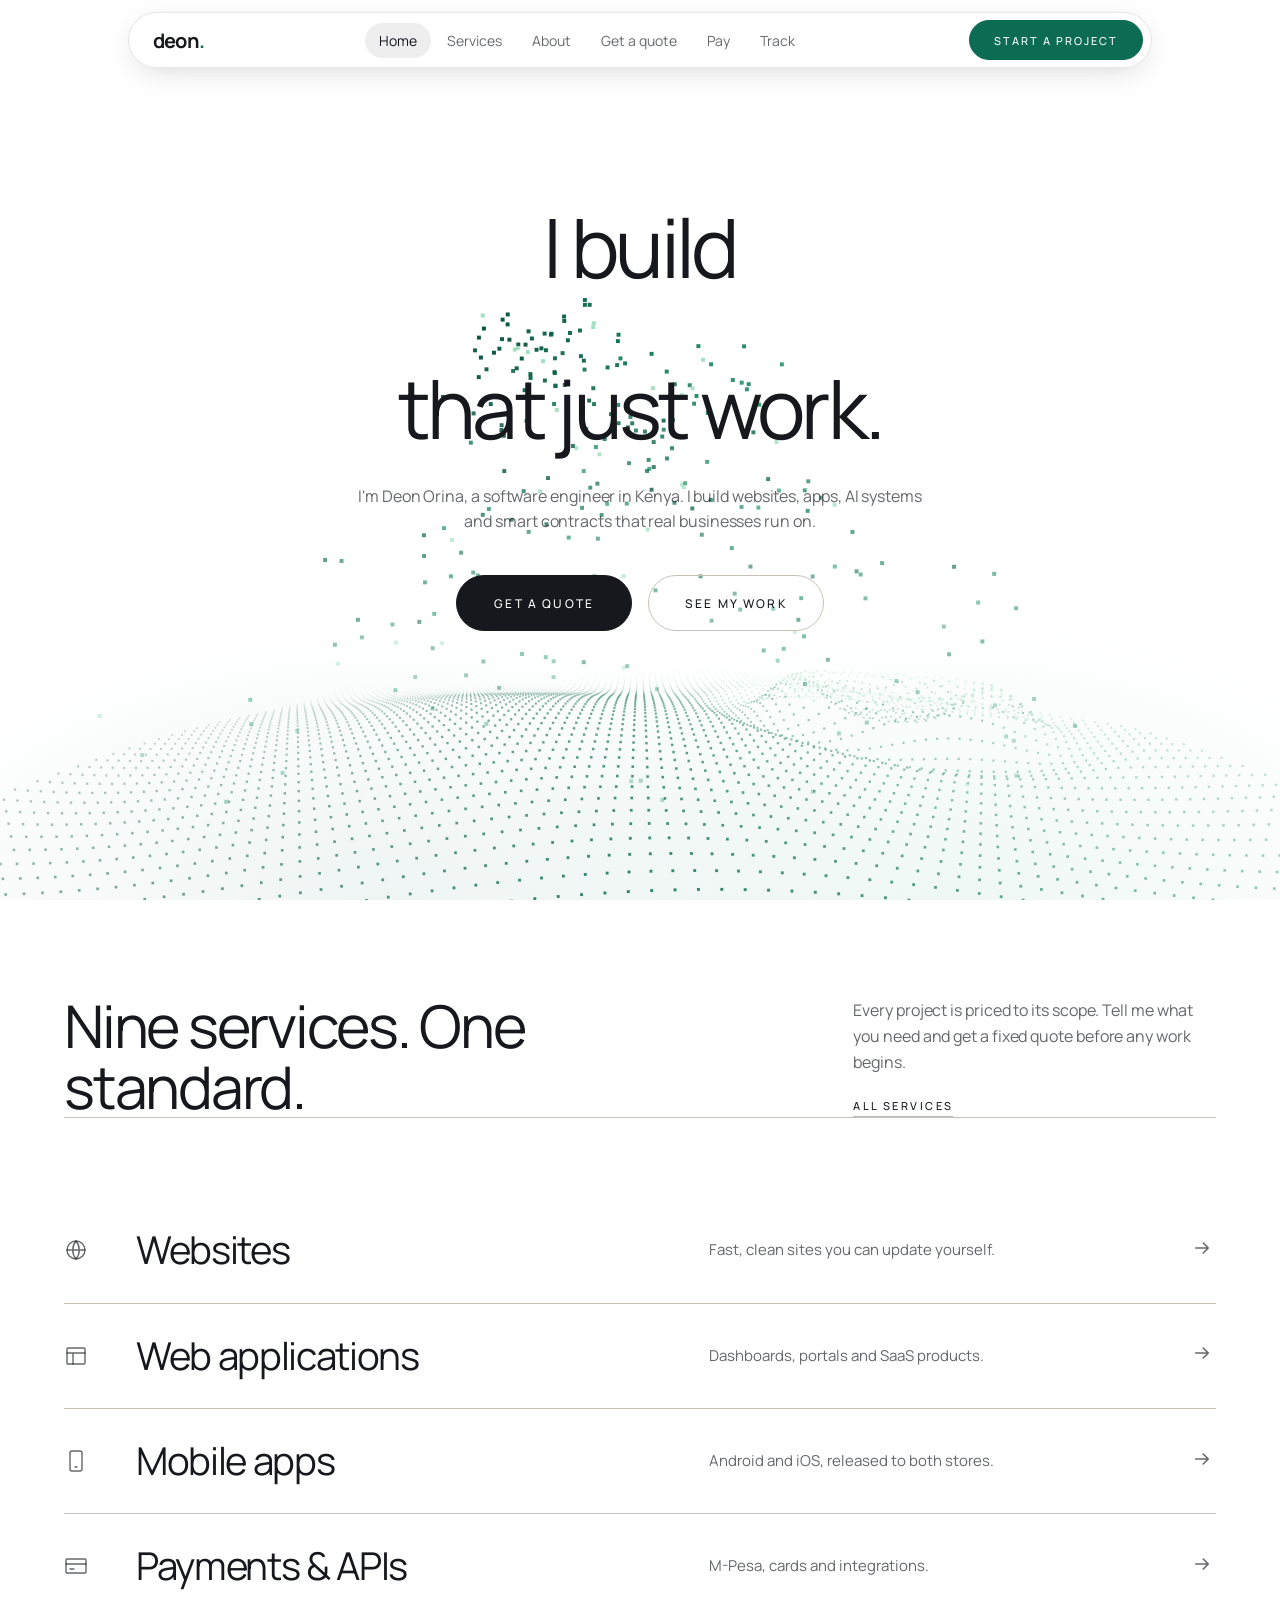
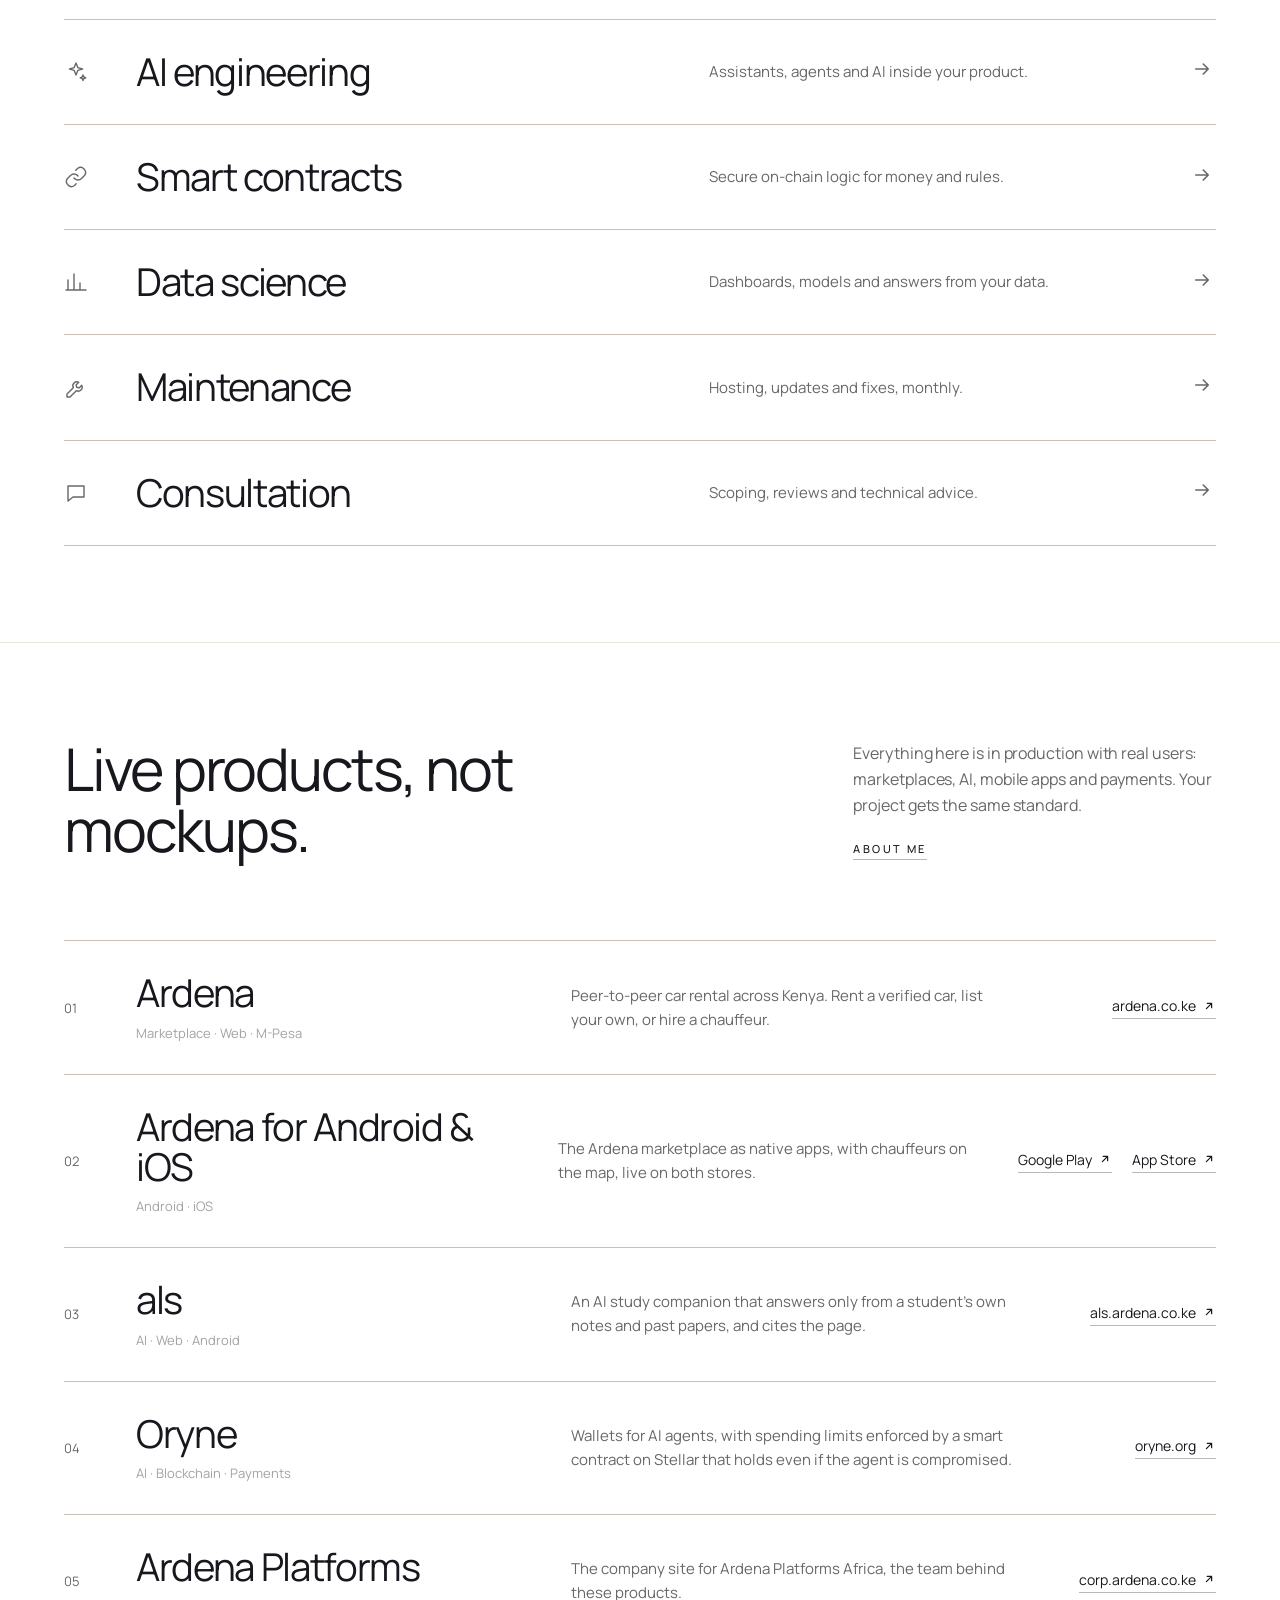
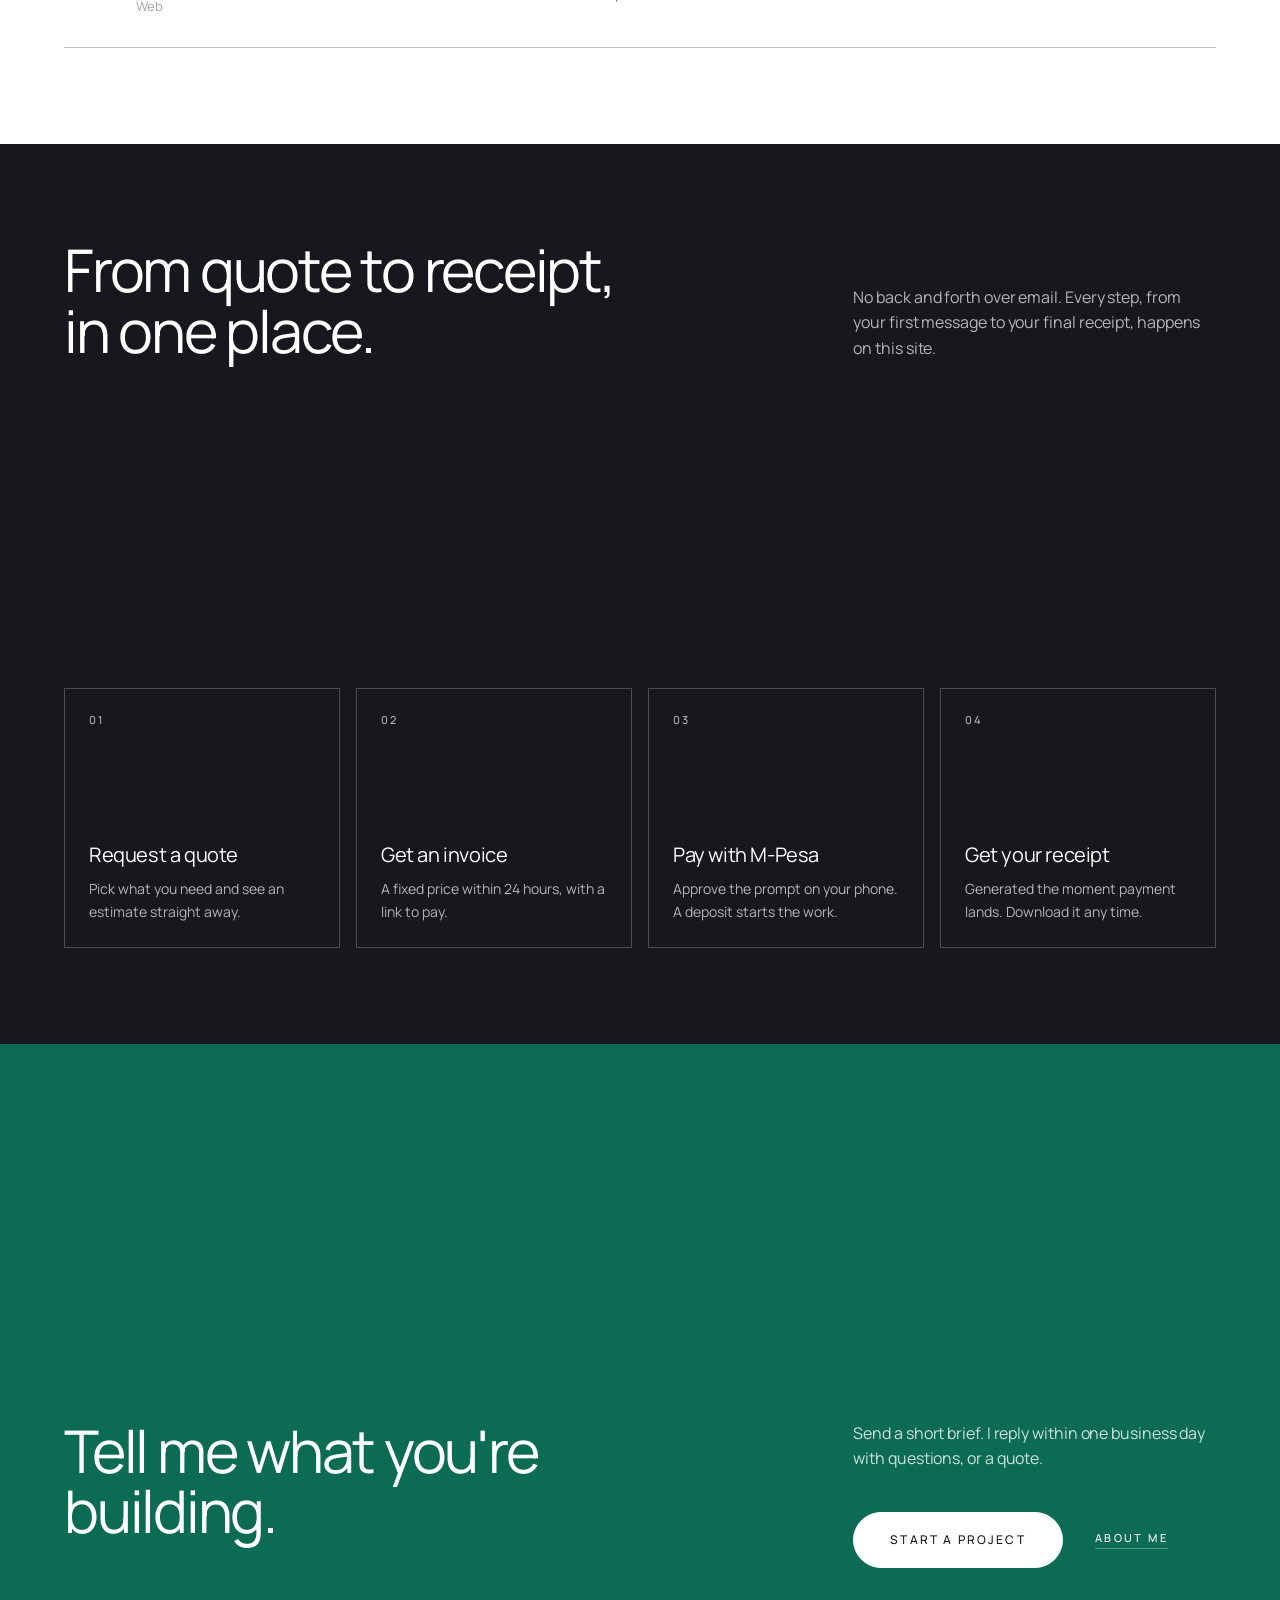
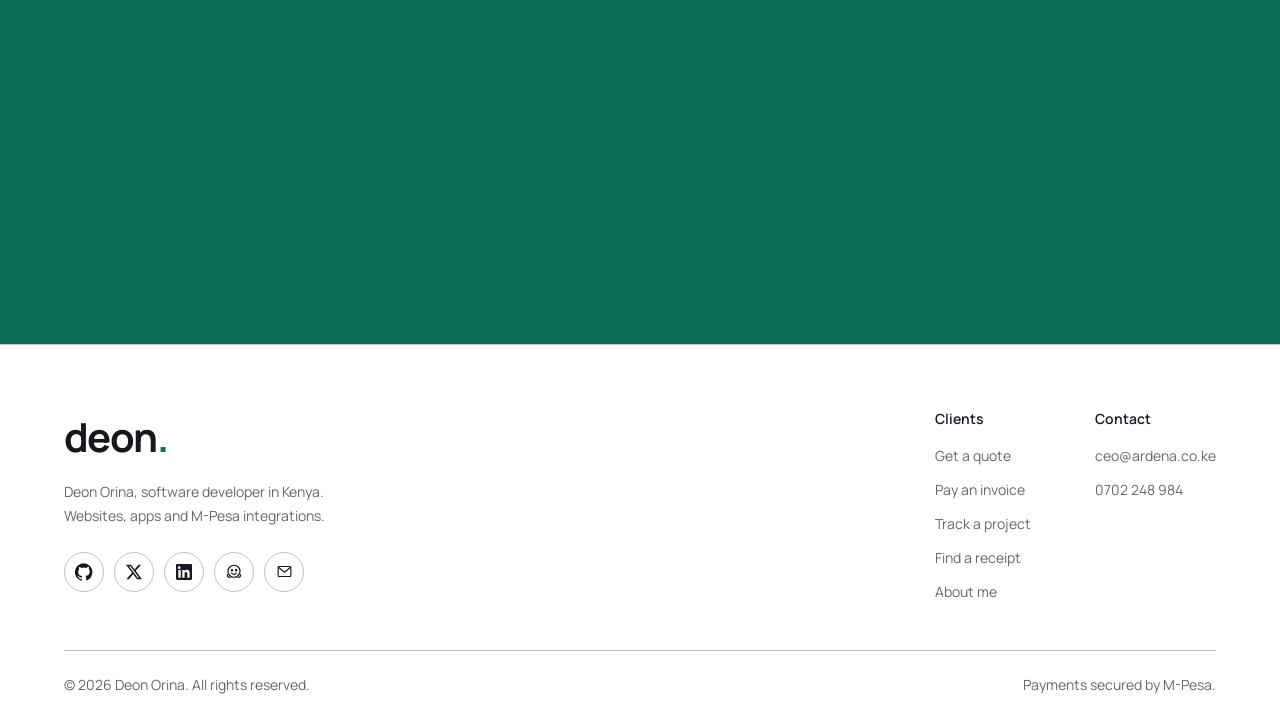
<file: index.html>
<!DOCTYPE html>
<html lang="en">
<head>
  <meta charset="UTF-8" />
  <meta name="viewport" content="width=device-width, initial-scale=1.0" />
  <title>Deon Orina | Software Developer in Kenya — Websites, Apps & M-Pesa Integration</title>
  <meta name="description" content="Deon Orina is a software developer in Kenya building websites, web and mobile apps, AI systems, smart contracts, data science solutions and M-Pesa integrations. Request a quote and get a reply within 24 hours." />
  <meta name="robots" content="index, follow, max-image-preview:large, max-snippet:-1" />
  <meta name="author" content="Deon Orina" />
  <meta name="theme-color" content="#0B6B53" />
  <link rel="canonical" href="https://deon.ardena.co.ke/" />
  <meta name="geo.region" content="KE" />

  <meta property="og:type" content="website" />
  <meta property="og:site_name" content="Deon Orina" />
  <meta property="og:title" content="Deon Orina | Software Developer in Kenya — Websites, Apps & M-Pesa Integration" />
  <meta property="og:description" content="Deon Orina is a software developer in Kenya building websites, web and mobile apps, AI systems, smart contracts, data science solutions and M-Pesa integrations. Request a quote and get a reply within 24 hours." />
  <meta property="og:url" content="https://deon.ardena.co.ke/" />
  <meta property="og:image" content="https://deon.ardena.co.ke/assets/og-image.png" />
  <meta property="og:image:width" content="1200" />
  <meta property="og:image:height" content="630" />
  <meta property="og:image:alt" content="Deon Orina logo" />
  <meta property="og:locale" content="en_KE" />
  <meta name="twitter:card" content="summary_large_image" />
  <meta name="twitter:title" content="Deon Orina | Software Developer in Kenya — Websites, Apps & M-Pesa Integration" />
  <meta name="twitter:description" content="Deon Orina is a software developer in Kenya building websites, web and mobile apps, AI systems, smart contracts, data science solutions and M-Pesa integrations. Request a quote and get a reply within 24 hours." />
  <meta name="twitter:image" content="https://deon.ardena.co.ke/assets/og-image.png" />

  <link rel="icon" href="/favicon.ico" sizes="any" />
  <link rel="icon" href="/assets/favicon-32.png" type="image/png" sizes="32x32" />
  <link rel="icon" href="/assets/favicon-96.png" type="image/png" sizes="96x96" />
  <link rel="apple-touch-icon" href="/assets/apple-touch-icon.png" />
  <link rel="manifest" href="/site.webmanifest" />

  <script type="application/ld+json">
{
  "@context": "https://schema.org",
  "@graph": [
    {
      "@type": "WebSite",
      "@id": "https://deon.ardena.co.ke/#website",
      "url": "https://deon.ardena.co.ke/",
      "name": "Deon Orina",
      "publisher": {
        "@id": "https://deon.ardena.co.ke/#business"
      },
      "inLanguage": "en-KE"
    },
    {
      "@type": "ProfessionalService",
      "@id": "https://deon.ardena.co.ke/#business",
      "name": "Deon Orina — Software Developer",
      "alternateName": "Deon",
      "url": "https://deon.ardena.co.ke/",
      "logo": "https://deon.ardena.co.ke/assets/logo-mark.png",
      "image": "https://deon.ardena.co.ke/assets/og-image.png",
      "description": "Independent software engineer in Kenya building websites, web and mobile apps, AI systems, smart contracts, data science solutions and M-Pesa integrations.",
      "email": "ceo@ardena.co.ke",
      "telephone": "+254702248984",
      "address": {
        "@type": "PostalAddress",
        "addressCountry": "KE"
      },
      "areaServed": [
        {
          "@type": "Country",
          "name": "Kenya"
        },
        {
          "@type": "Place",
          "name": "Africa"
        }
      ],
      "founder": {
        "@id": "https://deon.ardena.co.ke/#person"
      },
      "paymentAccepted": "M-Pesa",
      "currenciesAccepted": "KES",
      "hasOfferCatalog": {
        "@type": "OfferCatalog",
        "name": "Software development services",
        "itemListElement": [
          {
            "@type": "Offer",
            "itemOffered": {
              "@type": "Service",
              "name": "Website development"
            }
          },
          {
            "@type": "Offer",
            "itemOffered": {
              "@type": "Service",
              "name": "Web application development"
            }
          },
          {
            "@type": "Offer",
            "itemOffered": {
              "@type": "Service",
              "name": "Mobile app development"
            }
          },
          {
            "@type": "Offer",
            "itemOffered": {
              "@type": "Service",
              "name": "M-Pesa and payment integration"
            }
          },
          {
            "@type": "Offer",
            "itemOffered": {
              "@type": "Service",
              "name": "AI engineering"
            }
          },
          {
            "@type": "Offer",
            "itemOffered": {
              "@type": "Service",
              "name": "Smart contract development"
            }
          },
          {
            "@type": "Offer",
            "itemOffered": {
              "@type": "Service",
              "name": "Data science"
            }
          },
          {
            "@type": "Offer",
            "itemOffered": {
              "@type": "Service",
              "name": "Website and app maintenance"
            }
          },
          {
            "@type": "Offer",
            "itemOffered": {
              "@type": "Service",
              "name": "Technical consultation"
            }
          }
        ]
      },
      "sameAs": [
        "https://github.com/Deon62",
        "https://x.com/_deongideon",
        "https://www.linkedin.com/in/deonorinahq",
        "https://huggingface.co/chinesemusk",
        "https://corp.ardena.co.ke"
      ]
    },
    {
      "@type": "Person",
      "@id": "https://deon.ardena.co.ke/#person",
      "name": "Deon Orina",
      "jobTitle": "Software Engineer & AI Engineer",
      "url": "https://deon.ardena.co.ke/",
      "email": "mailto:ceo@ardena.co.ke",
      "telephone": "+254702248984",
      "image": "https://deon.ardena.co.ke/assets/deon.webp",
      "knowsAbout": [
        "Software engineering",
        "Web development",
        "Mobile app development",
        "AI engineering",
        "Machine learning",
        "Data science",
        "Smart contract development",
        "Soroban",
        "Stellar",
        "M-Pesa integration",
        "Distributed systems"
      ],
      "address": {
        "@type": "PostalAddress",
        "addressCountry": "KE"
      },
      "sameAs": [
        "https://github.com/Deon62",
        "https://x.com/_deongideon",
        "https://www.linkedin.com/in/deonorinahq",
        "https://huggingface.co/chinesemusk",
        "https://corp.ardena.co.ke"
      ],
      "alumniOf": {
        "@type": "CollegeOrUniversity",
        "name": "Egerton University"
      }
    }
  ]
}
  </script>
  <link rel="preconnect" href="https://fonts.googleapis.com" />
  <link rel="preconnect" href="https://fonts.gstatic.com" crossorigin />
  <link href="https://fonts.googleapis.com/css2?family=Manrope:wght@300..800&display=swap" rel="stylesheet" />
  <link rel="stylesheet" href="/styles.css" />
</head>
<body>

  <header class="nav-wrapper" id="nav">
    <nav class="nav" aria-label="Main">
      <a href="/" class="nav-logo" aria-label="Deon Orina, home">deon<span>.</span></a>
      <div class="nav-center">
        <a href="/" class="active">Home</a>
        <a href="/services">Services</a>
        <a href="/about">About</a>
        <a href="/quote">Get a quote</a>
        <a href="/pay">Pay</a>
        <a href="/track">Track</a>
      </div>
      <div class="nav-right">
        <a href="/quote" class="btn btn-sm">Start a project</a>
      </div>
      <button class="nav-toggle" id="navToggle" aria-label="Menu" aria-expanded="false" aria-controls="navDrawer"><span></span><span></span><span></span></button>
    </nav>
  </header>
  <div class="nav-drawer" id="navDrawer">
    <a href="/" class="active">Home</a>
    <a href="/services">Services</a>
    <a href="/about">About</a>
    <a href="/quote">Get a quote</a>
    <a href="/pay">Pay</a>
    <a href="/track">Track</a>
    <a href="/quote" class="btn">Start a project</a>
  </div>

  <!-- HERO: centred, over the dot wave (script.js) -->
  <section class="hero" aria-labelledby="hero-title">
    <div class="hero-field" aria-hidden="true"><canvas id="heroField"></canvas></div>
    <div class="wrap hero-inner">
      <h1 id="hero-title" class="type-display hero-anim" aria-label="I build software that just works.">
        <span class="line" aria-hidden="true">I build</span>
        <span class="line" aria-hidden="true"><span class="hero-word" id="heroWord" data-words="web apps,mobile apps,AI agents,smart contracts,payment flows,websites">web apps</span></span>
        <span class="line" aria-hidden="true">that just work.</span>
      </h1>
      <p class="type-lede muted hero-anim" style="animation-delay:.15s">
        I'm Deon Orina, a software engineer in Kenya. I build websites, apps,
        AI systems and smart contracts that real businesses run on.
      </p>
      <div class="hero-actions hero-anim" style="animation-delay:.3s">
        <a href="/quote" class="btn btn-ink">Get a quote</a>
        <a href="#work" class="btn btn-outline">See my work</a>
      </div>
    </div>
  </section>

  <!-- SERVICES -->
  <section class="chapter tone-white" id="services" aria-labelledby="services-title">
    <div class="wrap">
      <div class="grid12">
        <h2 id="services-title" class="type-statement mw-16 c-7" data-anim>Nine services. One standard.</h2>
        <div class="c-4 start-9 self-end" data-anim style="--delay:120ms">
          <p class="type-lede muted">Every project is priced to its scope. Tell me what you need and get a fixed quote before any work begins.</p>
          <a href="/services" class="text-link type-label" style="margin-top:24px">All services</a>
        </div>
      </div>
      <ol class="svc-rows push">
        <li data-anim style="--delay:0ms">
          <a href="/services#website">
            <span class="svc-row-icon"><svg width="24" height="24" viewBox="0 0 24 24" fill="none" stroke="currentColor" stroke-width="1.4" stroke-linecap="round" stroke-linejoin="round" aria-hidden="true"><circle cx="12" cy="12" r="9"/><path d="M3 12h18M12 3a14 14 0 0 1 0 18M12 3a14 14 0 0 0 0 18"/></svg></span>
            <h3 class="svc-row-name">Websites</h3>
            <span class="svc-row-blurb">Fast, clean sites you can update yourself.</span>
            <span class="svc-row-arrow"><svg width="20" height="20" viewBox="0 0 16 16" fill="none" aria-hidden="true"><path d="M3 8h10M9 4l4 4-4 4" stroke="currentColor" stroke-width="1.3" stroke-linecap="round" stroke-linejoin="round"/></svg></span>
          </a>
        </li>
        <li data-anim style="--delay:60ms">
          <a href="/services#webapp">
            <span class="svc-row-icon"><svg width="24" height="24" viewBox="0 0 24 24" fill="none" stroke="currentColor" stroke-width="1.4" stroke-linecap="round" stroke-linejoin="round" aria-hidden="true"><rect x="3" y="4" width="18" height="16" rx="1"/><path d="M3 9h18M9 9v11"/></svg></span>
            <h3 class="svc-row-name">Web applications</h3>
            <span class="svc-row-blurb">Dashboards, portals and SaaS products.</span>
            <span class="svc-row-arrow"><svg width="20" height="20" viewBox="0 0 16 16" fill="none" aria-hidden="true"><path d="M3 8h10M9 4l4 4-4 4" stroke="currentColor" stroke-width="1.3" stroke-linecap="round" stroke-linejoin="round"/></svg></span>
          </a>
        </li>
        <li data-anim style="--delay:120ms">
          <a href="/services#mobile">
            <span class="svc-row-icon"><svg width="24" height="24" viewBox="0 0 24 24" fill="none" stroke="currentColor" stroke-width="1.4" stroke-linecap="round" stroke-linejoin="round" aria-hidden="true"><rect x="6" y="2" width="12" height="20" rx="2"/><path d="M11 18h2"/></svg></span>
            <h3 class="svc-row-name">Mobile apps</h3>
            <span class="svc-row-blurb">Android and iOS, released to both stores.</span>
            <span class="svc-row-arrow"><svg width="20" height="20" viewBox="0 0 16 16" fill="none" aria-hidden="true"><path d="M3 8h10M9 4l4 4-4 4" stroke="currentColor" stroke-width="1.3" stroke-linecap="round" stroke-linejoin="round"/></svg></span>
          </a>
        </li>
        <li data-anim style="--delay:180ms">
          <a href="/services#payments">
            <span class="svc-row-icon"><svg width="24" height="24" viewBox="0 0 24 24" fill="none" stroke="currentColor" stroke-width="1.4" stroke-linecap="round" stroke-linejoin="round" aria-hidden="true"><rect x="2" y="5" width="20" height="14" rx="1"/><path d="M2 10h20M6 15h4"/></svg></span>
            <h3 class="svc-row-name">Payments &amp; APIs</h3>
            <span class="svc-row-blurb">M-Pesa, cards and integrations.</span>
            <span class="svc-row-arrow"><svg width="20" height="20" viewBox="0 0 16 16" fill="none" aria-hidden="true"><path d="M3 8h10M9 4l4 4-4 4" stroke="currentColor" stroke-width="1.3" stroke-linecap="round" stroke-linejoin="round"/></svg></span>
          </a>
        </li>
        <li data-anim style="--delay:240ms">
          <a href="/services#ai">
            <span class="svc-row-icon"><svg width="24" height="24" viewBox="0 0 24 24" fill="none" stroke="currentColor" stroke-width="1.4" stroke-linecap="round" stroke-linejoin="round" aria-hidden="true"><path d="M12 3l1.8 4.6L18.5 9l-4.7 1.4L12 15l-1.8-4.6L5.5 9l4.7-1.4z"/><path d="M19 15l.8 2 2 .8-2 .8-.8 2-.8-2-2-.8 2-.8z"/></svg></span>
            <h3 class="svc-row-name">AI engineering</h3>
            <span class="svc-row-blurb">Assistants, agents and AI inside your product.</span>
            <span class="svc-row-arrow"><svg width="20" height="20" viewBox="0 0 16 16" fill="none" aria-hidden="true"><path d="M3 8h10M9 4l4 4-4 4" stroke="currentColor" stroke-width="1.3" stroke-linecap="round" stroke-linejoin="round"/></svg></span>
          </a>
        </li>
        <li data-anim style="--delay:300ms">
          <a href="/services#contracts">
            <span class="svc-row-icon"><svg width="24" height="24" viewBox="0 0 24 24" fill="none" stroke="currentColor" stroke-width="1.4" stroke-linecap="round" stroke-linejoin="round" aria-hidden="true"><path d="M10 13a5 5 0 0 0 7.5.5l3-3a5 5 0 0 0-7-7l-1.7 1.7"/><path d="M14 11a5 5 0 0 0-7.5-.5l-3 3a5 5 0 0 0 7 7l1.7-1.7"/></svg></span>
            <h3 class="svc-row-name">Smart contracts</h3>
            <span class="svc-row-blurb">Secure on-chain logic for money and rules.</span>
            <span class="svc-row-arrow"><svg width="20" height="20" viewBox="0 0 16 16" fill="none" aria-hidden="true"><path d="M3 8h10M9 4l4 4-4 4" stroke="currentColor" stroke-width="1.3" stroke-linecap="round" stroke-linejoin="round"/></svg></span>
          </a>
        </li>
        <li data-anim style="--delay:300ms">
          <a href="/services#data">
            <span class="svc-row-icon"><svg width="24" height="24" viewBox="0 0 24 24" fill="none" stroke="currentColor" stroke-width="1.4" stroke-linecap="round" stroke-linejoin="round" aria-hidden="true"><path d="M4 20V10M10 20V4M16 20v-7M22 20H2"/></svg></span>
            <h3 class="svc-row-name">Data science</h3>
            <span class="svc-row-blurb">Dashboards, models and answers from your data.</span>
            <span class="svc-row-arrow"><svg width="20" height="20" viewBox="0 0 16 16" fill="none" aria-hidden="true"><path d="M3 8h10M9 4l4 4-4 4" stroke="currentColor" stroke-width="1.3" stroke-linecap="round" stroke-linejoin="round"/></svg></span>
          </a>
        </li>
        <li data-anim style="--delay:300ms">
          <a href="/services#care">
            <span class="svc-row-icon"><svg width="24" height="24" viewBox="0 0 24 24" fill="none" stroke="currentColor" stroke-width="1.4" stroke-linecap="round" stroke-linejoin="round" aria-hidden="true"><path d="M14.7 6.3a4 4 0 0 0-5.4 5.4L3 18v3h3l6.3-6.3a4 4 0 0 0 5.4-5.4l-2.6 2.6-2.4-.6-.6-2.4z"/></svg></span>
            <h3 class="svc-row-name">Maintenance</h3>
            <span class="svc-row-blurb">Hosting, updates and fixes, monthly.</span>
            <span class="svc-row-arrow"><svg width="20" height="20" viewBox="0 0 16 16" fill="none" aria-hidden="true"><path d="M3 8h10M9 4l4 4-4 4" stroke="currentColor" stroke-width="1.3" stroke-linecap="round" stroke-linejoin="round"/></svg></span>
          </a>
        </li>
        <li data-anim style="--delay:300ms">
          <a href="/services#consult">
            <span class="svc-row-icon"><svg width="24" height="24" viewBox="0 0 24 24" fill="none" stroke="currentColor" stroke-width="1.4" stroke-linecap="round" stroke-linejoin="round" aria-hidden="true"><path d="M4 5h16v11H9l-5 4z"/></svg></span>
            <h3 class="svc-row-name">Consultation</h3>
            <span class="svc-row-blurb">Scoping, reviews and technical advice.</span>
            <span class="svc-row-arrow"><svg width="20" height="20" viewBox="0 0 16 16" fill="none" aria-hidden="true"><path d="M3 8h10M9 4l4 4-4 4" stroke="currentColor" stroke-width="1.3" stroke-linecap="round" stroke-linejoin="round"/></svg></span>
          </a>
        </li>
      </ol>
    </div>
  </section>

  <!-- WORK -->
  <section class="chapter tone-white" id="work" aria-labelledby="work-title">
    <div class="wrap">
      <div class="grid12">
        <h2 id="work-title" class="type-statement mw-16 c-7" data-anim>Live products, not mockups.</h2>
        <div class="c-4 start-9 self-end" data-anim style="--delay:120ms">
          <p class="type-lede muted">Everything here is in production with real users: marketplaces, AI, mobile apps and payments. Your project gets the same standard.</p>
          <a href="/about" class="text-link type-label" style="margin-top:24px">About me</a>
        </div>
      </div>
      <div class="push">
        <ol class="work-rows">
          <li class="work-row is-link" data-anim style="--delay:0ms">
            <span class="work-num muted">01</span>
            <div><h3 class="work-name"><a href="https://ardena.co.ke" target="_blank" rel="noopener">Ardena</a></h3><span class="work-tags">Marketplace · Web · M-Pesa</span></div>
            <p class="work-desc">Peer-to-peer car rental across Kenya. Rent a verified car, list your own, or hire a chauffeur.</p>
            <span class="work-links"><a href="https://ardena.co.ke" target="_blank" rel="noopener">ardena.co.ke <svg width="14" height="14" viewBox="0 0 16 16" fill="none" aria-hidden="true"><path d="M5 11L11 5M6 5h5v5" stroke="currentColor" stroke-width="1.4" stroke-linecap="round" stroke-linejoin="round"/></svg></a></span>
          </li>
          <li class="work-row" data-anim style="--delay:60ms">
            <span class="work-num muted">02</span>
            <div><h3 class="work-name">Ardena for Android & iOS</h3><span class="work-tags">Android · iOS</span></div>
            <p class="work-desc">The Ardena marketplace as native apps, with chauffeurs on the map, live on both stores.</p>
            <span class="work-links"><a href="https://play.google.com/store/apps/dev?id=6656048407762494190" target="_blank" rel="noopener">Google Play <svg width="14" height="14" viewBox="0 0 16 16" fill="none" aria-hidden="true"><path d="M5 11L11 5M6 5h5v5" stroke="currentColor" stroke-width="1.4" stroke-linecap="round" stroke-linejoin="round"/></svg></a><a href="https://apps.apple.com/ke/developer/ardena-platforms-africa-ltd/id6771888695" target="_blank" rel="noopener">App Store <svg width="14" height="14" viewBox="0 0 16 16" fill="none" aria-hidden="true"><path d="M5 11L11 5M6 5h5v5" stroke="currentColor" stroke-width="1.4" stroke-linecap="round" stroke-linejoin="round"/></svg></a></span>
          </li>
          <li class="work-row is-link" data-anim style="--delay:120ms">
            <span class="work-num muted">03</span>
            <div><h3 class="work-name"><a href="https://als.ardena.co.ke" target="_blank" rel="noopener">als</a></h3><span class="work-tags">AI · Web · Android</span></div>
            <p class="work-desc">An AI study companion that answers only from a student's own notes and past papers, and cites the page.</p>
            <span class="work-links"><a href="https://als.ardena.co.ke" target="_blank" rel="noopener">als.ardena.co.ke <svg width="14" height="14" viewBox="0 0 16 16" fill="none" aria-hidden="true"><path d="M5 11L11 5M6 5h5v5" stroke="currentColor" stroke-width="1.4" stroke-linecap="round" stroke-linejoin="round"/></svg></a></span>
          </li>
          <li class="work-row is-link" data-anim style="--delay:180ms">
            <span class="work-num muted">04</span>
            <div><h3 class="work-name"><a href="https://oryne.org" target="_blank" rel="noopener">Oryne</a></h3><span class="work-tags">AI · Blockchain · Payments</span></div>
            <p class="work-desc">Wallets for AI agents, with spending limits enforced by a smart contract on Stellar that holds even if the agent is compromised.</p>
            <span class="work-links"><a href="https://oryne.org" target="_blank" rel="noopener">oryne.org <svg width="14" height="14" viewBox="0 0 16 16" fill="none" aria-hidden="true"><path d="M5 11L11 5M6 5h5v5" stroke="currentColor" stroke-width="1.4" stroke-linecap="round" stroke-linejoin="round"/></svg></a></span>
          </li>
          <li class="work-row is-link" data-anim style="--delay:240ms">
            <span class="work-num muted">05</span>
            <div><h3 class="work-name"><a href="https://corp.ardena.co.ke" target="_blank" rel="noopener">Ardena Platforms</a></h3><span class="work-tags">Web</span></div>
            <p class="work-desc">The company site for Ardena Platforms Africa, the team behind these products.</p>
            <span class="work-links"><a href="https://corp.ardena.co.ke" target="_blank" rel="noopener">corp.ardena.co.ke <svg width="14" height="14" viewBox="0 0 16 16" fill="none" aria-hidden="true"><path d="M5 11L11 5M6 5h5v5" stroke="currentColor" stroke-width="1.4" stroke-linecap="round" stroke-linejoin="round"/></svg></a></span>
          </li>
        </ol>
      </div>
    </div>
  </section>

  <!-- PROCESS -->
  <section class="chapter tone-ink" id="process" aria-labelledby="process-title">
    <div class="wrap">
      <div class="grid12">
        <h2 id="process-title" class="type-statement mw-16 c-7" data-anim>From quote to receipt, in one place.</h2>
        <p class="type-lede muted c-4 start-9 self-end" data-anim style="--delay:120ms">No back and forth over email. Every step, from your first message to your final receipt, happens on this site.</p>
      </div>
      <ol class="steps push">
        <li data-anim><span class="type-label muted">01</span><h3>Request a quote</h3><p class="muted">Pick what you need and see an estimate straight away.</p></li>
        <li data-anim style="--delay:70ms"><span class="type-label muted">02</span><h3>Get an invoice</h3><p class="muted">A fixed price within 24 hours, with a link to pay.</p></li>
        <li data-anim style="--delay:140ms"><span class="type-label muted">03</span><h3>Pay with M-Pesa</h3><p class="muted">Approve the prompt on your phone. A deposit starts the work.</p></li>
        <li data-anim style="--delay:210ms"><span class="type-label muted">04</span><h3>Get your receipt</h3><p class="muted">Generated the moment payment lands. Download it any time.</p></li>
      </ol>
    </div>
  </section>

  <!-- CLOSING -->
  <section class="chapter tone-green" aria-labelledby="start-title">
    <div class="wrap">
      <div class="grid12 my-auto">
        <h2 id="start-title" class="type-statement mw-14 c-8" data-anim>Tell me what you're building.</h2>
        <div class="c-4 self-end" data-anim style="--delay:120ms">
          <p class="type-lede muted">Send a short brief. I reply within one business day with questions, or a quote.</p>
          <div style="margin-top:40px;display:flex;flex-wrap:wrap;align-items:center;gap:20px 32px">
            <a href="/quote" class="btn btn-white">Start a project</a>
            <a href="/about" class="text-link type-label">About me</a>
          </div>
        </div>
      </div>
    </div>
  </section>

  <footer class="footer">
    <div class="wrap">
      <div class="footer-main">
        <div class="footer-brand">
          <a href="/" class="nav-logo">deon<span>.</span></a>
          <p>Deon Orina, software developer in Kenya.<br>Websites, apps and M-Pesa integrations.</p>
          <div class="socials">
            <a href="https://github.com/Deon62" target="_blank" rel="noopener me" aria-label="GitHub" title="GitHub"><svg width="18" height="18" viewBox="0 0 24 24" fill="currentColor" aria-hidden="true"><path d="M12 .3a12 12 0 0 0-3.8 23.4c.6.1.8-.3.8-.6v-2c-3.3.7-4-1.6-4-1.6-.6-1.4-1.4-1.8-1.4-1.8-1-.7.1-.7.1-.7 1.2.1 1.8 1.2 1.8 1.2 1 1.8 2.8 1.3 3.5 1 .1-.8.4-1.3.8-1.6-2.7-.3-5.5-1.3-5.5-5.9 0-1.3.5-2.4 1.2-3.2-.1-.3-.5-1.5.1-3.2 0 0 1-.3 3.3 1.2a11.5 11.5 0 0 1 6 0C17.3 4.7 18.3 5 18.3 5c.7 1.7.2 2.9.1 3.2.8.8 1.2 1.9 1.2 3.2 0 4.6-2.8 5.6-5.5 5.9.4.4.8 1.1.8 2.2v3.3c0 .3.2.7.8.6A12 12 0 0 0 12 .3"/></svg></a>
            <a href="https://x.com/_deongideon" target="_blank" rel="noopener me" aria-label="X (Twitter)" title="X"><svg width="16" height="16" viewBox="0 0 24 24" fill="currentColor" aria-hidden="true"><path d="M18.9 1.2h3.7l-8 9.1L24 22.8h-7.4l-5.8-7.6-6.6 7.6H.5l8.6-9.8L0 1.2h7.6l5.2 6.9zm-1.3 19.4h2L6.5 3.2H4.3z"/></svg></a>
            <a href="https://www.linkedin.com/in/deonorinahq" target="_blank" rel="noopener me" aria-label="LinkedIn" title="LinkedIn"><svg width="16" height="16" viewBox="0 0 24 24" fill="currentColor" aria-hidden="true"><path d="M20.4 20.5h-3.5v-5.6c0-1.3 0-3-1.9-3s-2.1 1.4-2.1 2.9v5.7H9.4V9h3.4v1.6c.5-.9 1.6-1.9 3.4-1.9 3.6 0 4.3 2.4 4.3 5.5zM5.3 7.4a2.1 2.1 0 1 1 0-4.1 2.1 2.1 0 0 1 0 4.1M7.1 20.5H3.6V9h3.5zM22.2 0H1.8C.8 0 0 .8 0 1.7v20.6c0 .9.8 1.7 1.8 1.7h20.4c1 0 1.8-.8 1.8-1.7V1.7C24 .8 23.2 0 22.2 0"/></svg></a>
            <a href="https://huggingface.co/chinesemusk" target="_blank" rel="noopener me" aria-label="Hugging Face" title="Hugging Face"><svg width="18" height="18" viewBox="0 0 24 24" fill="none" stroke="currentColor" stroke-width="1.6" stroke-linecap="round" stroke-linejoin="round" aria-hidden="true"><circle cx="12" cy="11" r="8"/><path d="M8.6 13.4c1.9 1.9 4.9 1.9 6.8 0"/><circle cx="9.2" cy="9.6" r=".9" fill="currentColor"/><circle cx="14.8" cy="9.6" r=".9" fill="currentColor"/><path d="M3.5 15.5c-.8 1.2-.4 2.6.7 3l2.3.9M20.5 15.5c.8 1.2.4 2.6-.7 3l-2.3.9"/></svg></a>
            <a href="mailto:ceo@ardena.co.ke" aria-label="Email" title="Email"><svg width="17" height="17" viewBox="0 0 24 24" fill="none" stroke="currentColor" stroke-width="1.6" stroke-linecap="round" stroke-linejoin="round" aria-hidden="true"><rect x="3" y="5" width="18" height="14" rx="1.5"/><path d="M3.5 6l8.5 7 8.5-7"/></svg></a>
          </div>
        </div>
        <div class="footer-cols">
          <div class="footer-col">
            <h5>Clients</h5>
            <ul>
              <li><a href="/quote">Get a quote</a></li>
              <li><a href="/pay">Pay an invoice</a></li>
              <li><a href="/track">Track a project</a></li>
              <li><a href="/receipt">Find a receipt</a></li>
              <li><a href="/about">About me</a></li>
            </ul>
          </div>
          <div class="footer-col">
            <h5>Contact</h5>
            <ul>
              <li><a href="mailto:ceo@ardena.co.ke">ceo@ardena.co.ke</a></li>
              <li><a href="tel:+254702248984">0702 248 984</a></li>
            </ul>
          </div>
        </div>
      </div>
      <div class="footer-bottom">
        <span>&copy; <span data-year></span> Deon Orina. All rights reserved.</span>
        <span>Payments secured by M-Pesa.</span>
      </div>
    </div>
  </footer>

  <script src="/script.js"></script>
</body>
</html>
</file>
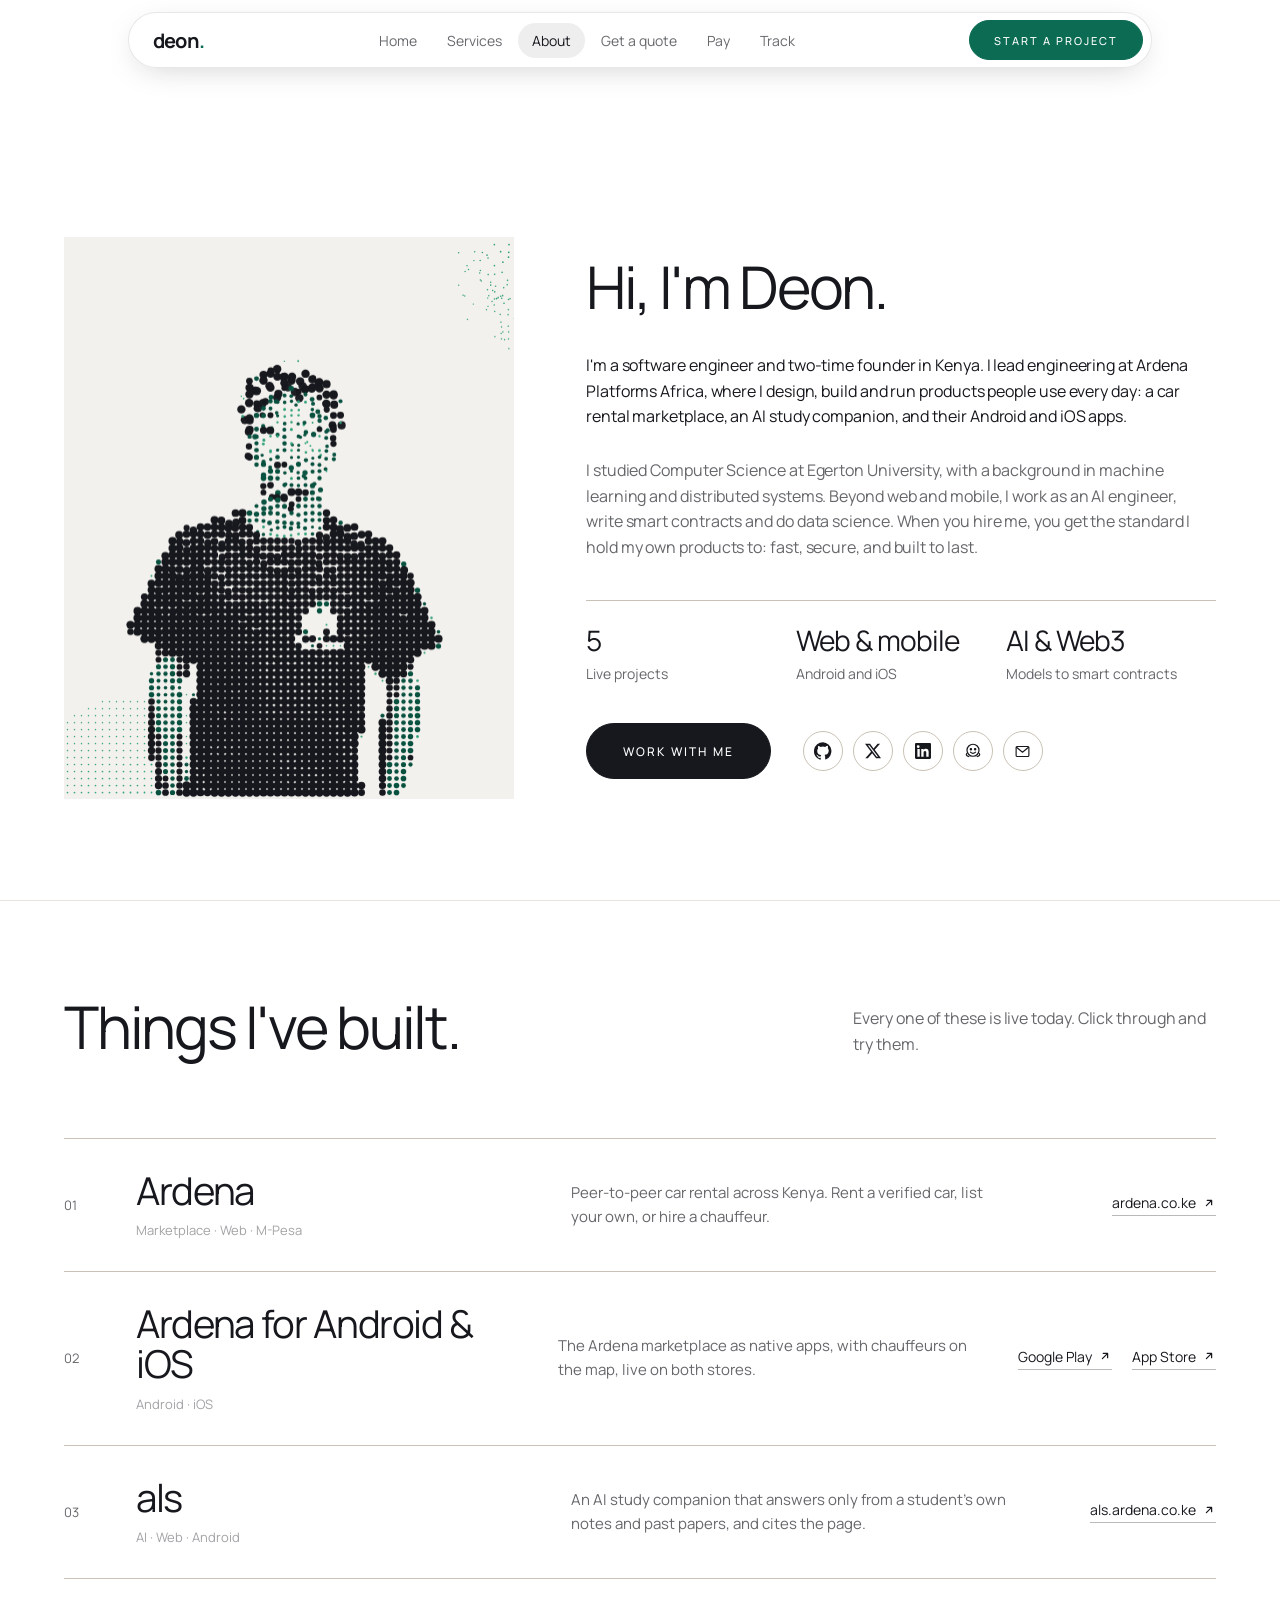
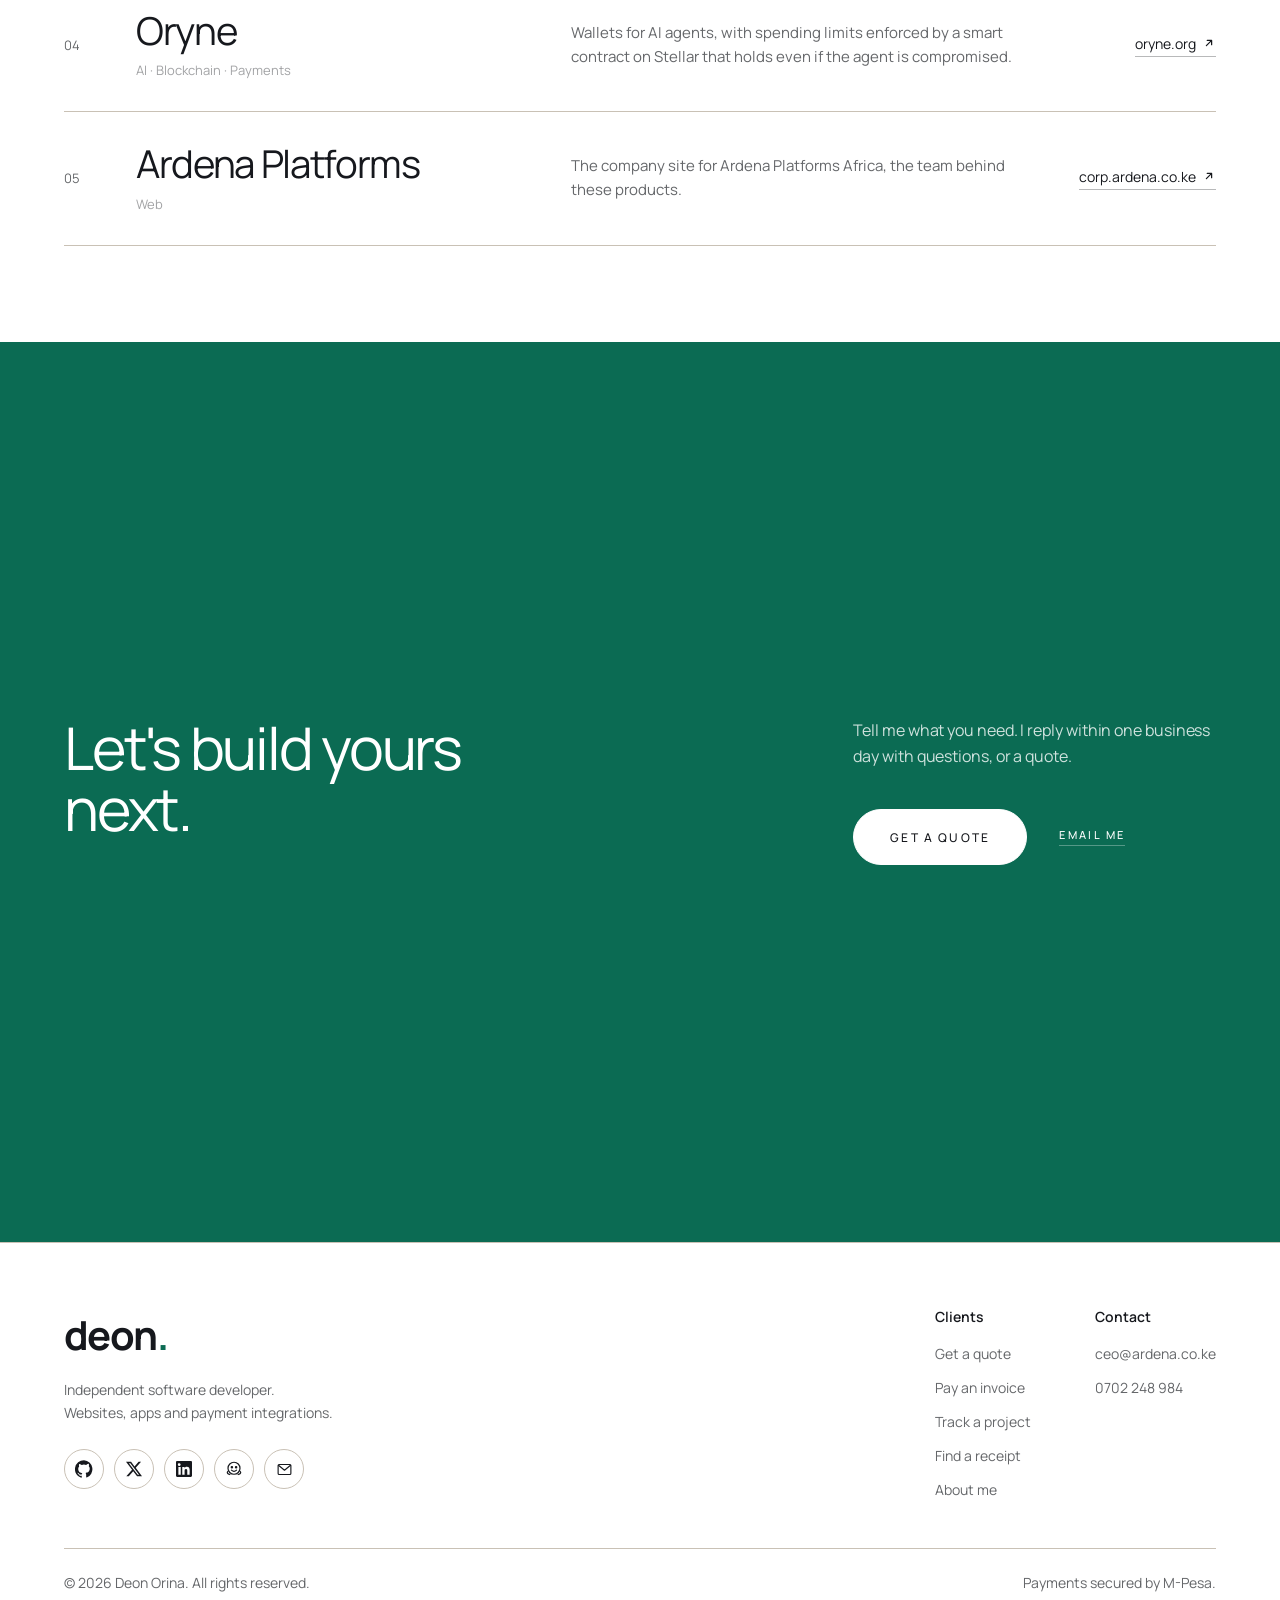
<file: about.html>
<!DOCTYPE html>
<html lang="en">
<head>
  <meta charset="UTF-8" />
  <meta name="viewport" content="width=device-width, initial-scale=1.0" />
  <title>About Deon Orina | Software Engineer &amp; Founder in Kenya</title>
  <meta name="description" content="Deon Orina is a software engineer and two-time founder in Kenya. He built Ardena, als and Oryne, and their Android and iOS apps. Hire him for your website, app or M-Pesa integration." />
  <meta name="robots" content="index, follow, max-image-preview:large, max-snippet:-1" />
  <meta name="author" content="Deon Orina" />
  <meta name="theme-color" content="#0B6B53" />
  <link rel="canonical" href="https://deon.ardena.co.ke/about" />
  <meta name="geo.region" content="KE" />

  <meta property="og:type" content="profile" />
  <meta property="og:site_name" content="Deon Orina" />
  <meta property="og:title" content="About Deon Orina | Software Engineer &amp; Founder in Kenya" />
  <meta property="og:description" content="Deon Orina is a software engineer and two-time founder in Kenya. He built Ardena, als and Oryne, and their Android and iOS apps. Hire him for your website, app or M-Pesa integration." />
  <meta property="og:url" content="https://deon.ardena.co.ke/about" />
  <meta property="og:image" content="https://deon.ardena.co.ke/assets/og-image.png" />
  <meta property="og:image:width" content="1200" />
  <meta property="og:image:height" content="630" />
  <meta property="og:image:alt" content="Deon Orina logo" />
  <meta property="og:locale" content="en_KE" />
  <meta name="twitter:card" content="summary_large_image" />
  <meta name="twitter:title" content="About Deon Orina | Software Engineer &amp; Founder in Kenya" />
  <meta name="twitter:description" content="Deon Orina is a software engineer and two-time founder in Kenya. He built Ardena, als and Oryne, and their Android and iOS apps. Hire him for your website, app or M-Pesa integration." />
  <meta name="twitter:image" content="https://deon.ardena.co.ke/assets/og-image.png" />

  <link rel="icon" href="/favicon.ico" sizes="any" />
  <link rel="icon" href="/assets/favicon-32.png" type="image/png" sizes="32x32" />
  <link rel="icon" href="/assets/favicon-96.png" type="image/png" sizes="96x96" />
  <link rel="apple-touch-icon" href="/assets/apple-touch-icon.png" />
  <link rel="manifest" href="/site.webmanifest" />

  <script type="application/ld+json">
{
  "@context": "https://schema.org",
  "@graph": [
    {
      "@type": "ProfilePage",
      "@id": "https://deon.ardena.co.ke/about#page",
      "url": "https://deon.ardena.co.ke/about",
      "name": "About Deon Orina",
      "mainEntity": {
        "@id": "https://deon.ardena.co.ke/#person"
      }
    },
    {
      "@type": "Person",
      "@id": "https://deon.ardena.co.ke/#person",
      "name": "Deon Orina",
      "jobTitle": "Software Engineer & AI Engineer",
      "image": "https://deon.ardena.co.ke/assets/deon.webp",
      "url": "https://deon.ardena.co.ke/about",
      "email": "mailto:ceo@ardena.co.ke",
      "telephone": "+254702248984",
      "alumniOf": {
        "@type": "CollegeOrUniversity",
        "name": "Egerton University"
      },
      "worksFor": {
        "@type": "Organization",
        "name": "Ardena Platforms Africa Ltd",
        "url": "https://corp.ardena.co.ke"
      },
      "knowsAbout": [
        "Software engineering",
        "Web development",
        "Mobile app development",
        "AI engineering",
        "Machine learning",
        "Data science",
        "Smart contract development",
        "Soroban",
        "Stellar",
        "M-Pesa integration",
        "Distributed systems"
      ],
      "sameAs": [
        "https://github.com/Deon62",
        "https://x.com/_deongideon",
        "https://www.linkedin.com/in/deonorinahq",
        "https://huggingface.co/chinesemusk",
        "https://corp.ardena.co.ke"
      ],
      "address": {
        "@type": "PostalAddress",
        "addressCountry": "KE"
      }
    },
    {
      "@type": "BreadcrumbList",
      "itemListElement": [
        {
          "@type": "ListItem",
          "position": 1,
          "name": "Home",
          "item": "https://deon.ardena.co.ke/"
        },
        {
          "@type": "ListItem",
          "position": 2,
          "name": "About",
          "item": "https://deon.ardena.co.ke/about"
        }
      ]
    }
  ]
}
  </script>
  <link rel="preconnect" href="https://fonts.googleapis.com" />
  <link rel="preconnect" href="https://fonts.gstatic.com" crossorigin />
  <link href="https://fonts.googleapis.com/css2?family=Manrope:wght@300..800&display=swap" rel="stylesheet" />
  <link rel="stylesheet" href="/styles.css" />
</head>
<body>

  <header class="nav-wrapper" id="nav">
    <nav class="nav" aria-label="Main">
      <a href="/" class="nav-logo" aria-label="Deon Orina, home">deon<span>.</span></a>
      <div class="nav-center">
        <a href="/">Home</a>
        <a href="/services">Services</a>
        <a href="/about" class="active">About</a>
        <a href="/quote">Get a quote</a>
        <a href="/pay">Pay</a>
        <a href="/track">Track</a>
      </div>
      <div class="nav-right">
        <a href="/quote" class="btn btn-sm">Start a project</a>
      </div>
      <button class="nav-toggle" id="navToggle" aria-label="Menu" aria-expanded="false" aria-controls="navDrawer"><span></span><span></span><span></span></button>
    </nav>
  </header>
  <div class="nav-drawer" id="navDrawer">
    <a href="/">Home</a>
    <a href="/services">Services</a>
    <a href="/about" class="active">About</a>
    <a href="/quote">Get a quote</a>
    <a href="/pay">Pay</a>
    <a href="/track">Track</a>
    <a href="/quote" class="btn">Start a project</a>
  </div>

  <!-- ABOUT -->
  <section class="chapter tone-white" aria-labelledby="page-title" style="padding-top:var(--nav-h)">
    <div class="wrap">
      <div class="about my-auto">
        <figure class="about-photo hero-anim">
          <img src="/assets/deon.webp" alt="Deon Orina, software engineer" width="640" height="800" fetchpriority="high" />
        </figure>
        <div class="about-copy">
          <h1 id="page-title" class="type-statement hero-anim" style="animation-delay:.1s">Hi, I'm Deon.</h1>
          <p class="type-lede hero-anim" style="animation-delay:.18s">
            I'm a software engineer and two-time founder in Kenya. I lead engineering
            at Ardena Platforms Africa, where I design, build and run products people
            use every day: a car rental marketplace, an AI study companion, and their
            Android and iOS apps.
          </p>
          <p class="type-lede muted hero-anim" style="animation-delay:.24s">
            I studied Computer Science at Egerton University, with a background in
            machine learning and distributed systems. Beyond web and mobile, I work
            as an AI engineer, write smart contracts and do data science. When you
            hire me, you get the standard I hold my own products to: fast, secure,
            and built to last.
          </p>
          <div class="facts hero-anim" style="animation-delay:.3s">
            <div><strong>5</strong><span>Live projects</span></div>
            <div><strong>Web &amp; mobile</strong><span>Android and iOS</span></div>
            <div><strong>AI &amp; Web3</strong><span>Models to smart contracts</span></div>
          </div>
          <div class="about-links hero-anim" style="animation-delay:.36s">
            <a href="/quote" class="btn btn-ink">Work with me</a>
            <div class="socials">
              <a href="https://github.com/Deon62" target="_blank" rel="noopener me" aria-label="GitHub" title="GitHub"><svg width="18" height="18" viewBox="0 0 24 24" fill="currentColor" aria-hidden="true"><path d="M12 .3a12 12 0 0 0-3.8 23.4c.6.1.8-.3.8-.6v-2c-3.3.7-4-1.6-4-1.6-.6-1.4-1.4-1.8-1.4-1.8-1-.7.1-.7.1-.7 1.2.1 1.8 1.2 1.8 1.2 1 1.8 2.8 1.3 3.5 1 .1-.8.4-1.3.8-1.6-2.7-.3-5.5-1.3-5.5-5.9 0-1.3.5-2.4 1.2-3.2-.1-.3-.5-1.5.1-3.2 0 0 1-.3 3.3 1.2a11.5 11.5 0 0 1 6 0C17.3 4.7 18.3 5 18.3 5c.7 1.7.2 2.9.1 3.2.8.8 1.2 1.9 1.2 3.2 0 4.6-2.8 5.6-5.5 5.9.4.4.8 1.1.8 2.2v3.3c0 .3.2.7.8.6A12 12 0 0 0 12 .3"/></svg></a>
              <a href="https://x.com/_deongideon" target="_blank" rel="noopener me" aria-label="X (Twitter)" title="X"><svg width="16" height="16" viewBox="0 0 24 24" fill="currentColor" aria-hidden="true"><path d="M18.9 1.2h3.7l-8 9.1L24 22.8h-7.4l-5.8-7.6-6.6 7.6H.5l8.6-9.8L0 1.2h7.6l5.2 6.9zm-1.3 19.4h2L6.5 3.2H4.3z"/></svg></a>
              <a href="https://www.linkedin.com/in/deonorinahq" target="_blank" rel="noopener me" aria-label="LinkedIn" title="LinkedIn"><svg width="16" height="16" viewBox="0 0 24 24" fill="currentColor" aria-hidden="true"><path d="M20.4 20.5h-3.5v-5.6c0-1.3 0-3-1.9-3s-2.1 1.4-2.1 2.9v5.7H9.4V9h3.4v1.6c.5-.9 1.6-1.9 3.4-1.9 3.6 0 4.3 2.4 4.3 5.5zM5.3 7.4a2.1 2.1 0 1 1 0-4.1 2.1 2.1 0 0 1 0 4.1M7.1 20.5H3.6V9h3.5zM22.2 0H1.8C.8 0 0 .8 0 1.7v20.6c0 .9.8 1.7 1.8 1.7h20.4c1 0 1.8-.8 1.8-1.7V1.7C24 .8 23.2 0 22.2 0"/></svg></a>
              <a href="https://huggingface.co/chinesemusk" target="_blank" rel="noopener me" aria-label="Hugging Face" title="Hugging Face"><svg width="18" height="18" viewBox="0 0 24 24" fill="none" stroke="currentColor" stroke-width="1.6" stroke-linecap="round" stroke-linejoin="round" aria-hidden="true"><circle cx="12" cy="11" r="8"/><path d="M8.6 13.4c1.9 1.9 4.9 1.9 6.8 0"/><circle cx="9.2" cy="9.6" r=".9" fill="currentColor"/><circle cx="14.8" cy="9.6" r=".9" fill="currentColor"/><path d="M3.5 15.5c-.8 1.2-.4 2.6.7 3l2.3.9M20.5 15.5c.8 1.2.4 2.6-.7 3l-2.3.9"/></svg></a>
              <a href="mailto:ceo@ardena.co.ke" aria-label="Email" title="Email"><svg width="17" height="17" viewBox="0 0 24 24" fill="none" stroke="currentColor" stroke-width="1.6" stroke-linecap="round" stroke-linejoin="round" aria-hidden="true"><rect x="3" y="5" width="18" height="14" rx="1.5"/><path d="M3.5 6l8.5 7 8.5-7"/></svg></a>
            </div>
          </div>
        </div>
      </div>
    </div>
  </section>

  <!-- WORK -->
  <section class="chapter tone-white" id="work" aria-labelledby="work-title">
    <div class="wrap">
      <div class="grid12">
        <h2 id="work-title" class="type-statement mw-16 c-7" data-anim>Things I've built.</h2>
        <p class="type-lede muted c-4 start-9 self-end" data-anim style="--delay:120ms">Every one of these is live today. Click through and try them.</p>
      </div>
      <div class="push">
        <ol class="work-rows">
          <li class="work-row is-link" data-anim style="--delay:0ms">
            <span class="work-num muted">01</span>
            <div><h3 class="work-name"><a href="https://ardena.co.ke" target="_blank" rel="noopener">Ardena</a></h3><span class="work-tags">Marketplace · Web · M-Pesa</span></div>
            <p class="work-desc">Peer-to-peer car rental across Kenya. Rent a verified car, list your own, or hire a chauffeur.</p>
            <span class="work-links"><a href="https://ardena.co.ke" target="_blank" rel="noopener">ardena.co.ke <svg width="14" height="14" viewBox="0 0 16 16" fill="none" aria-hidden="true"><path d="M5 11L11 5M6 5h5v5" stroke="currentColor" stroke-width="1.4" stroke-linecap="round" stroke-linejoin="round"/></svg></a></span>
          </li>
          <li class="work-row" data-anim style="--delay:60ms">
            <span class="work-num muted">02</span>
            <div><h3 class="work-name">Ardena for Android & iOS</h3><span class="work-tags">Android · iOS</span></div>
            <p class="work-desc">The Ardena marketplace as native apps, with chauffeurs on the map, live on both stores.</p>
            <span class="work-links"><a href="https://play.google.com/store/apps/dev?id=6656048407762494190" target="_blank" rel="noopener">Google Play <svg width="14" height="14" viewBox="0 0 16 16" fill="none" aria-hidden="true"><path d="M5 11L11 5M6 5h5v5" stroke="currentColor" stroke-width="1.4" stroke-linecap="round" stroke-linejoin="round"/></svg></a><a href="https://apps.apple.com/ke/developer/ardena-platforms-africa-ltd/id6771888695" target="_blank" rel="noopener">App Store <svg width="14" height="14" viewBox="0 0 16 16" fill="none" aria-hidden="true"><path d="M5 11L11 5M6 5h5v5" stroke="currentColor" stroke-width="1.4" stroke-linecap="round" stroke-linejoin="round"/></svg></a></span>
          </li>
          <li class="work-row is-link" data-anim style="--delay:120ms">
            <span class="work-num muted">03</span>
            <div><h3 class="work-name"><a href="https://als.ardena.co.ke" target="_blank" rel="noopener">als</a></h3><span class="work-tags">AI · Web · Android</span></div>
            <p class="work-desc">An AI study companion that answers only from a student's own notes and past papers, and cites the page.</p>
            <span class="work-links"><a href="https://als.ardena.co.ke" target="_blank" rel="noopener">als.ardena.co.ke <svg width="14" height="14" viewBox="0 0 16 16" fill="none" aria-hidden="true"><path d="M5 11L11 5M6 5h5v5" stroke="currentColor" stroke-width="1.4" stroke-linecap="round" stroke-linejoin="round"/></svg></a></span>
          </li>
          <li class="work-row is-link" data-anim style="--delay:180ms">
            <span class="work-num muted">04</span>
            <div><h3 class="work-name"><a href="https://oryne.org" target="_blank" rel="noopener">Oryne</a></h3><span class="work-tags">AI · Blockchain · Payments</span></div>
            <p class="work-desc">Wallets for AI agents, with spending limits enforced by a smart contract on Stellar that holds even if the agent is compromised.</p>
            <span class="work-links"><a href="https://oryne.org" target="_blank" rel="noopener">oryne.org <svg width="14" height="14" viewBox="0 0 16 16" fill="none" aria-hidden="true"><path d="M5 11L11 5M6 5h5v5" stroke="currentColor" stroke-width="1.4" stroke-linecap="round" stroke-linejoin="round"/></svg></a></span>
          </li>
          <li class="work-row is-link" data-anim style="--delay:240ms">
            <span class="work-num muted">05</span>
            <div><h3 class="work-name"><a href="https://corp.ardena.co.ke" target="_blank" rel="noopener">Ardena Platforms</a></h3><span class="work-tags">Web</span></div>
            <p class="work-desc">The company site for Ardena Platforms Africa, the team behind these products.</p>
            <span class="work-links"><a href="https://corp.ardena.co.ke" target="_blank" rel="noopener">corp.ardena.co.ke <svg width="14" height="14" viewBox="0 0 16 16" fill="none" aria-hidden="true"><path d="M5 11L11 5M6 5h5v5" stroke="currentColor" stroke-width="1.4" stroke-linecap="round" stroke-linejoin="round"/></svg></a></span>
          </li>
        </ol>
      </div>
    </div>
  </section>

  <!-- CLOSING -->
  <section class="chapter tone-green" aria-labelledby="start-title">
    <div class="wrap">
      <div class="grid12 my-auto">
        <h2 id="start-title" class="type-statement mw-14 c-8" data-anim>Let's build yours next.</h2>
        <div class="c-4 self-end" data-anim style="--delay:120ms">
          <p class="type-lede muted">Tell me what you need. I reply within one business day with questions, or a quote.</p>
          <div style="margin-top:40px;display:flex;flex-wrap:wrap;align-items:center;gap:20px 32px">
            <a href="/quote" class="btn btn-white">Get a quote</a>
            <a href="mailto:ceo@ardena.co.ke" class="text-link type-label">Email me</a>
          </div>
        </div>
      </div>
    </div>
  </section>

  <footer class="footer">
    <div class="wrap">
      <div class="footer-main">
        <div class="footer-brand">
          <a href="/" class="nav-logo">deon<span>.</span></a>
          <p>Independent software developer.<br>Websites, apps and payment integrations.</p>
          <div class="socials">
            <a href="https://github.com/Deon62" target="_blank" rel="noopener me" aria-label="GitHub" title="GitHub"><svg width="18" height="18" viewBox="0 0 24 24" fill="currentColor" aria-hidden="true"><path d="M12 .3a12 12 0 0 0-3.8 23.4c.6.1.8-.3.8-.6v-2c-3.3.7-4-1.6-4-1.6-.6-1.4-1.4-1.8-1.4-1.8-1-.7.1-.7.1-.7 1.2.1 1.8 1.2 1.8 1.2 1 1.8 2.8 1.3 3.5 1 .1-.8.4-1.3.8-1.6-2.7-.3-5.5-1.3-5.5-5.9 0-1.3.5-2.4 1.2-3.2-.1-.3-.5-1.5.1-3.2 0 0 1-.3 3.3 1.2a11.5 11.5 0 0 1 6 0C17.3 4.7 18.3 5 18.3 5c.7 1.7.2 2.9.1 3.2.8.8 1.2 1.9 1.2 3.2 0 4.6-2.8 5.6-5.5 5.9.4.4.8 1.1.8 2.2v3.3c0 .3.2.7.8.6A12 12 0 0 0 12 .3"/></svg></a>
            <a href="https://x.com/_deongideon" target="_blank" rel="noopener me" aria-label="X (Twitter)" title="X"><svg width="16" height="16" viewBox="0 0 24 24" fill="currentColor" aria-hidden="true"><path d="M18.9 1.2h3.7l-8 9.1L24 22.8h-7.4l-5.8-7.6-6.6 7.6H.5l8.6-9.8L0 1.2h7.6l5.2 6.9zm-1.3 19.4h2L6.5 3.2H4.3z"/></svg></a>
            <a href="https://www.linkedin.com/in/deonorinahq" target="_blank" rel="noopener me" aria-label="LinkedIn" title="LinkedIn"><svg width="16" height="16" viewBox="0 0 24 24" fill="currentColor" aria-hidden="true"><path d="M20.4 20.5h-3.5v-5.6c0-1.3 0-3-1.9-3s-2.1 1.4-2.1 2.9v5.7H9.4V9h3.4v1.6c.5-.9 1.6-1.9 3.4-1.9 3.6 0 4.3 2.4 4.3 5.5zM5.3 7.4a2.1 2.1 0 1 1 0-4.1 2.1 2.1 0 0 1 0 4.1M7.1 20.5H3.6V9h3.5zM22.2 0H1.8C.8 0 0 .8 0 1.7v20.6c0 .9.8 1.7 1.8 1.7h20.4c1 0 1.8-.8 1.8-1.7V1.7C24 .8 23.2 0 22.2 0"/></svg></a>
            <a href="https://huggingface.co/chinesemusk" target="_blank" rel="noopener me" aria-label="Hugging Face" title="Hugging Face"><svg width="18" height="18" viewBox="0 0 24 24" fill="none" stroke="currentColor" stroke-width="1.6" stroke-linecap="round" stroke-linejoin="round" aria-hidden="true"><circle cx="12" cy="11" r="8"/><path d="M8.6 13.4c1.9 1.9 4.9 1.9 6.8 0"/><circle cx="9.2" cy="9.6" r=".9" fill="currentColor"/><circle cx="14.8" cy="9.6" r=".9" fill="currentColor"/><path d="M3.5 15.5c-.8 1.2-.4 2.6.7 3l2.3.9M20.5 15.5c.8 1.2.4 2.6-.7 3l-2.3.9"/></svg></a>
            <a href="mailto:ceo@ardena.co.ke" aria-label="Email" title="Email"><svg width="17" height="17" viewBox="0 0 24 24" fill="none" stroke="currentColor" stroke-width="1.6" stroke-linecap="round" stroke-linejoin="round" aria-hidden="true"><rect x="3" y="5" width="18" height="14" rx="1.5"/><path d="M3.5 6l8.5 7 8.5-7"/></svg></a>
          </div>
        </div>
        <div class="footer-cols">
          <div class="footer-col">
            <h5>Clients</h5>
            <ul>
              <li><a href="/quote">Get a quote</a></li>
              <li><a href="/pay">Pay an invoice</a></li>
              <li><a href="/track">Track a project</a></li>
              <li><a href="/receipt">Find a receipt</a></li>
              <li><a href="/about">About me</a></li>
            </ul>
          </div>
          <div class="footer-col">
            <h5>Contact</h5>
            <ul>
              <li><a href="mailto:ceo@ardena.co.ke">ceo@ardena.co.ke</a></li>
              <li><a href="tel:+254702248984">0702 248 984</a></li>
            </ul>
          </div>
        </div>
      </div>
      <div class="footer-bottom">
        <span>&copy; <span data-year></span> Deon Orina. All rights reserved.</span>
        <span>Payments secured by M-Pesa.</span>
      </div>
    </div>
  </footer>

  <script src="/script.js"></script>
</body>
</html>
</file>
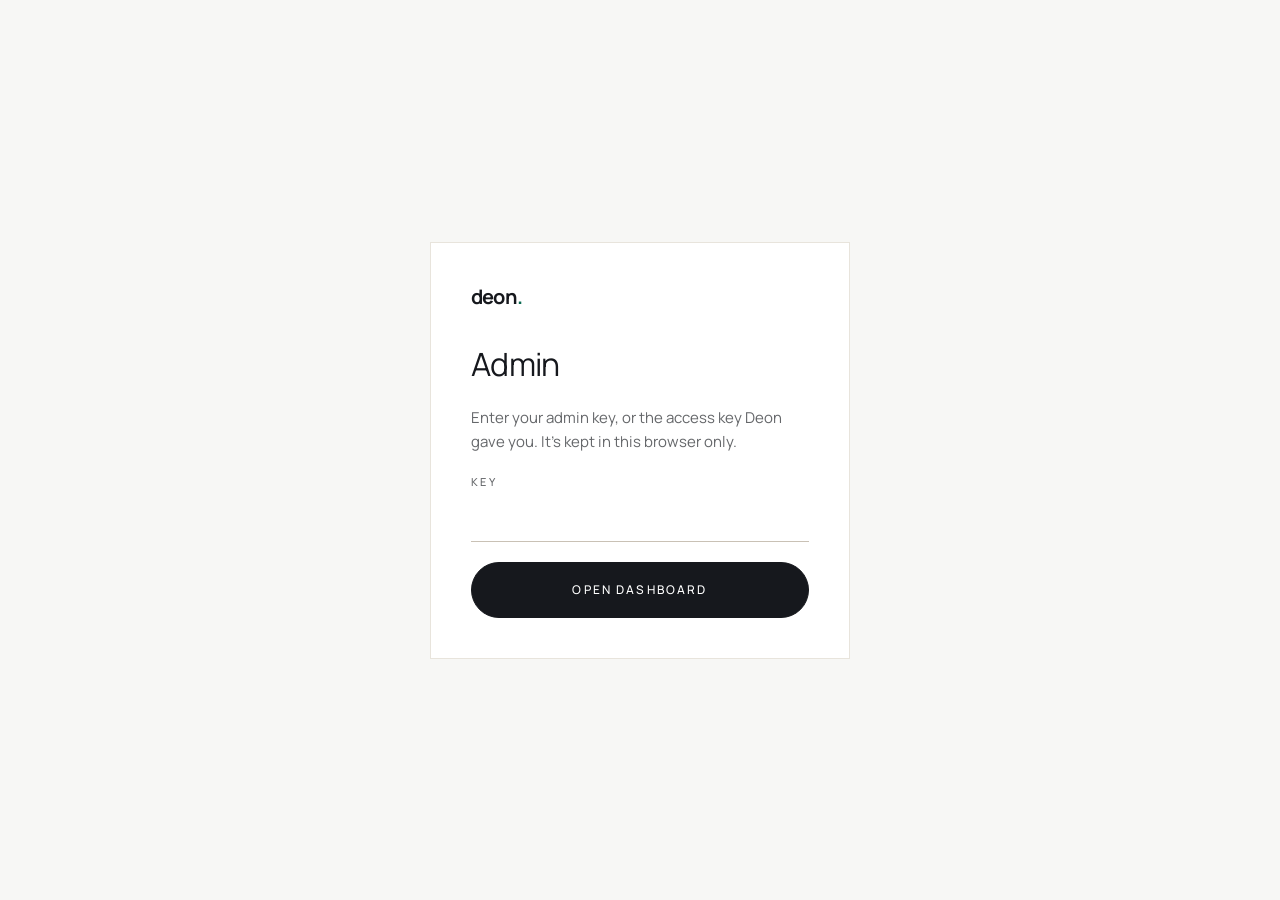
<file: admin.html>
<!DOCTYPE html>
<html lang="en">
<head>
  <meta charset="UTF-8" />
  <meta name="viewport" content="width=device-width, initial-scale=1.0" />
  <title>Admin | Deon Orina</title>
  <meta name="description" content="Admin." />
  <meta name="robots" content="noindex, nofollow" />
  <meta name="author" content="Deon Orina" />
  <meta name="theme-color" content="#0B6B53" />

  <link rel="icon" href="/favicon.ico" sizes="any" />
  <link rel="icon" href="/assets/favicon-32.png" type="image/png" sizes="32x32" />
  <link rel="icon" href="/assets/favicon-96.png" type="image/png" sizes="96x96" />
  <link rel="apple-touch-icon" href="/assets/apple-touch-icon.png" />
  <link rel="manifest" href="/site.webmanifest" />
  <link rel="preconnect" href="https://fonts.googleapis.com" />
  <link rel="preconnect" href="https://fonts.gstatic.com" crossorigin />
  <link href="https://fonts.googleapis.com/css2?family=Manrope:wght@300..800&display=swap" rel="stylesheet" />
  <link rel="stylesheet" href="/styles.css" />
</head>
<body class="adm-body">

  <!-- Locked -->
  <section class="adm-gate" id="gate" hidden>
    <form class="adm-gate-card form" id="gateForm" novalidate>
      <a href="/" class="nav-logo">deon<span>.</span></a>
      <h1>Admin</h1>
      <p class="muted">Enter your admin key, or the access key Deon gave you. It's kept in this browser only.</p>
      <div class="field"><label for="a-key">Key</label><input id="a-key" type="password" autocomplete="current-password" required /></div>
      <p class="field-hint" id="gateMsg" hidden style="color:var(--red)"></p>
      <button class="btn btn-ink btn-full" type="submit">Open dashboard</button>
    </form>
  </section>

  <div class="adm" id="app" hidden>
    <aside class="adm-side" id="admSide"></aside>

    <main class="adm-main">
      <header class="adm-head">
        <div><p class="muted" id="today"></p><h1 id="viewTitle">Overview</h1></div>
        <button type="button" class="btn btn-sm btn-outline" id="refresh">Refresh</button>
      </header>

      <!-- OVERVIEW -->
      <section class="adm-view" data-pane="overview">
        <div class="ov-top" data-need="money">
          <div class="ov-hero">
            <span class="ov-k">To collect</span>
            <strong class="ov-big" id="sPending">…</strong>
            <p id="sPendingSub"></p>
            <div class="ov-split" id="sSplit" aria-hidden="true"></div>
            <div class="ov-split-key" id="sSplitKey"></div>
            <div class="ov-hero-actions"><button type="button" class="btn btn-sm ov-btn" data-go="money">See pending</button><button type="button" class="adm-link ov-link" data-go="reminders" data-need="reminders">Send reminders</button></div>
          </div>
          <div class="adm-box ov-chart-box">
            <div class="ov-chart-head">
              <div><span class="ov-k">Collected this month</span><strong class="ov-mid" id="sMonth">…</strong><em id="sDelta"></em></div>
              <div class="ov-chart-total"><span class="ov-k">All time</span><strong id="sTotal">…</strong></div>
            </div>
            <div class="ov-chart" id="chart" role="img" aria-label="Money collected in each of the last six months"></div>
          </div>
        </div>

        <div class="adm-stats" id="statRow"></div>

        <div class="adm-box ov-pipe" data-need="projects">
          <div class="adm-box-head"><h2>Pipeline</h2><button type="button" class="adm-link" data-go="projects">All projects</button></div>
          <div class="ov-stages" id="oStages"></div>
          <div id="oProjects" class="adm-wip"></div>
        </div>

        <div class="adm-cols">
          <div class="adm-box" data-need="money">
            <div class="adm-box-head"><h2>Pending amounts</h2><button type="button" class="adm-link" data-go="money">All</button></div>
            <div id="oPending"></div>
          </div>
          <div class="adm-box">
            <div class="adm-box-head"><h2>Activity</h2></div>
            <ol class="ov-feed" id="oFeed"></ol>
          </div>
        </div>
      </section>

      <!-- CLIENTS -->
      <section class="adm-view" data-pane="clients" hidden>
        <div class="adm-toolbar"><div id="clientFilter"></div><input type="search" class="adm-search" id="clientSearch" placeholder="Search name, email or company" aria-label="Search clients" /></div>
        <div class="cl-bar" id="clBar" hidden><span id="clPicked"></span><div class="adm-actions"><button type="button" class="adm-link" id="clClear">Clear</button><button type="button" class="btn btn-ink btn-sm" id="clEmail">Email selected</button></div></div>
        <div class="adm-box"><div id="clientList" class="cl-table"></div></div>
      </section>

      <!-- PROJECTS -->
      <section class="adm-view" data-pane="projects" hidden>
        <div class="adm-split">
          <form class="adm-box form" id="newProject" novalidate>
            <div class="adm-box-head"><h2>New project</h2></div>
            <div class="field"><label for="np-title">Project title</label><input id="np-title" name="title" placeholder="Acme company website" /></div>
            <div class="form-row">
              <div class="field"><label for="np-name">Client name</label><input id="np-name" name="client_name" /></div>
              <div class="field"><label for="np-email">Client email</label><input id="np-email" name="client_email" type="email" /></div>
            </div>
            <div class="field"><label for="np-team">Other emails <span class="opt">(optional, separate with commas)</span></label><input id="np-team" name="extra_emails" placeholder="cto@acme.co, finance@acme.co" /><p class="field-hint">They get the same emails and can open the tracker with their own address.</p></div>
            <div class="field"><label for="np-summary">Summary <span class="opt">(the client sees this)</span></label><textarea id="np-summary" name="summary" style="min-height:72px"></textarea></div>
            <div class="form-row">
              <div class="field"><label for="np-due">Target date</label><input id="np-due" name="due_date" type="date" /></div>
              <div class="field"><label for="np-quote">From quote <span class="opt">(optional)</span></label><input id="np-quote" name="quote_number" class="mono" placeholder="QT-2026-0001" /></div>
            </div>
            <div class="form-row">
              <div class="field"><label for="np-price">Agreed price <span class="opt">(optional)</span></label><div class="prefix-input"><span>KES</span><input id="np-price" name="price" type="number" min="1" step="1" inputmode="numeric" placeholder="0" /></div></div>
              <div class="field"><label for="np-deposit">Deposit received <span class="opt">(optional)</span></label><div class="prefix-input"><span>KES</span><input id="np-deposit" name="deposit" type="number" min="0" step="1" inputmode="numeric" placeholder="0" /></div></div>
            </div>
            <div class="form-row" data-deposit hidden>
              <div class="field"><label for="np-method">Deposit paid by</label><select id="np-method" name="deposit_method"><option>M-Pesa</option><option>Bank transfer</option><option>Cash</option><option>Other</option></select></div>
              <div class="field"><label for="np-ref">Reference <span class="opt">(optional)</span></label><input id="np-ref" name="deposit_reference" class="mono" /></div>
            </div>
            <p class="field-hint" id="npMoney" hidden></p>
            <label class="toggle"><input type="checkbox" name="notify" checked /> Email the client their tracking code<span data-money-note hidden> and the balance</span></label>
            <button class="btn btn-ink btn-full" type="submit">Create project</button>
            <div class="adm-note" id="npDone" hidden></div>
          </form>
          <div>
            <div class="adm-toolbar"><div id="projectFilter"></div><input type="search" class="adm-search" id="projectSearch" placeholder="Search projects" aria-label="Search projects" /></div>
            <div id="projectList" class="adm-list"></div>
          </div>
        </div>
      </section>

      <!-- PENDING AMOUNTS -->
      <section class="adm-view" data-pane="money" hidden>
        <div class="adm-split">
          <form class="adm-box form" id="newCharge" novalidate>
            <div class="adm-box-head"><h2>Request a payment</h2><a class="adm-link" href="/invoice">Detailed invoice</a></div>
            <p class="muted adm-small">Creates an invoice number. When the client enters it on the Pay page, they see this pending amount and can pay it with M-Pesa.</p>
            <div class="field"><label for="ch-project">Project <span class="opt">(optional)</span></label><select id="ch-project" name="project"><option value="">No project</option></select></div>
            <div class="form-row">
              <div class="field"><label for="ch-name">Client name</label><input id="ch-name" name="client_name" /></div>
              <div class="field"><label for="ch-email">Client email</label><input id="ch-email" name="client_email" type="email" /></div>
            </div>
            <div class="field"><label for="ch-desc">What it's for</label><input id="ch-desc" name="desc" placeholder="50% deposit: website design & build" /></div>
            <div class="form-row">
              <div class="field"><label for="ch-amount">Total amount</label><div class="prefix-input"><span>KES</span><input id="ch-amount" name="amount" type="number" min="1" step="1" inputmode="numeric" placeholder="0" /></div></div>
              <div class="field"><label for="ch-deposit">Already received <span class="opt">(optional)</span></label><div class="prefix-input"><span>KES</span><input id="ch-deposit" name="deposit" type="number" min="0" step="1" inputmode="numeric" placeholder="0" /></div></div>
            </div>
            <div class="form-row" data-deposit hidden>
              <div class="field"><label for="ch-method">Paid by</label><select id="ch-method" name="deposit_method"><option>M-Pesa</option><option>Bank transfer</option><option>Cash</option><option>Other</option></select></div>
              <div class="field"><label for="ch-ref">Reference <span class="opt">(optional)</span></label><input id="ch-ref" name="deposit_reference" class="mono" /></div>
            </div>
            <p class="field-hint" id="chMoney" hidden></p>
            <div class="form-row">
              <div class="field"><label for="ch-due">Due</label><select id="ch-due" name="due"><option value="0">On receipt</option><option value="3">In 3 days</option><option value="7" selected>In 7 days</option><option value="14">In 14 days</option><option value="30">In 30 days</option></select></div>
              <div></div>
            </div>
            <label class="toggle"><input type="checkbox" name="send" checked /> Email it to the client (and their team) with a Pay button</label>
            <button class="btn btn-ink btn-full" type="submit">Create pending amount</button>
            <div class="adm-note" id="chDone" hidden></div>
          </form>
          <div>
            <div class="adm-toolbar"><div id="moneyFilter"></div><input type="search" class="adm-search" id="moneySearch" placeholder="Search client or invoice" aria-label="Search invoices" /></div>
            <div id="moneyList" class="adm-list"></div>
          </div>
        </div>
      </section>

      <!-- REMINDERS -->
      <section class="adm-view" data-pane="reminders" hidden>
        <div class="adm-box">
          <div class="adm-box-head"><h2>Payment reminders</h2><div class="adm-toolbar tight"><div id="remFilter"></div></div></div>
          <p class="muted adm-small">Each client gets a friendly email with what's left to pay and a Pay button. Their team is copied in.</p>
          <div id="remList" class="rem-list"></div>
          <div class="rem-send" id="remSend" hidden>
            <div class="field"><label for="rem-note">Add a note <span class="opt">(optional, goes in every email)</span></label><textarea id="rem-note" style="min-height:64px" placeholder="Just checking in before the launch on Friday."></textarea></div>
            <div class="rem-send-row"><span class="muted" id="remPicked"></span><button type="button" class="btn btn-ink btn-sm" id="remGo">Send reminders</button></div>
          </div>
        </div>
        <div class="adm-split" style="margin-top:20px">
          <form class="adm-box form" id="msgForm" novalidate>
            <div class="adm-box-head"><h2>Message clients</h2></div>
            <p class="muted adm-small">Ask for content, confirm a meeting, or share news. Goes to everyone on each project you pick.</p>
            <div class="field"><label>Projects</label><div class="rem-projects" id="msgProjects"></div></div>
            <div class="field"><label for="msg-subject">Subject</label><input id="msg-subject" name="subject" placeholder="Logo files for the homepage" /></div>
            <div class="field"><label for="msg-body">Message</label><textarea id="msg-body" name="message" placeholder="Could you send the logo in high resolution by Thursday?"></textarea></div>
            <button class="btn btn-ink btn-full" type="submit">Send message</button>
          </form>
          <div class="adm-box">
            <div class="adm-box-head"><h2>Sent</h2></div>
            <div id="remHistory"></div>
          </div>
        </div>
      </section>

      <!-- EMAILS -->
      <section class="adm-view" data-pane="emails" hidden>
        <div class="adm-split">
          <form class="adm-box form" id="mailForm" novalidate>
            <div class="adm-box-head"><h2>New email</h2></div>
            <div class="field">
              <label for="rcptInput">To</label>
              <div class="rcpt-wrap">
                <div class="rcpt" id="rcpt">
                  <div class="rcpt-chips" id="rcptChips"></div>
                  <input id="rcptInput" autocomplete="off" placeholder="Type a name or any email address" role="combobox" aria-expanded="false" aria-controls="rcptSuggest" />
                </div>
                <ul class="dd-menu rcpt-suggest" id="rcptSuggest" role="listbox" hidden></ul>
              </div>
              <div class="rcpt-quick"><span class="muted">Add</span><button type="button" class="adm-link" data-add="active">Active clients</button><button type="button" class="adm-link" data-add="owing">Clients who owe</button><button type="button" class="adm-link" data-add="all">Everyone</button><button type="button" class="adm-link" data-add="clear" hidden>Clear all</button></div>
              <p class="field-hint">Each person gets their own copy, so nobody sees who else it went to.</p>
            </div>
            <div class="field"><label for="mail-subject">Subject</label><input id="mail-subject" name="subject" maxlength="160" placeholder="Office closed over the holidays" /></div>
            <div class="field"><label for="mail-body">Message</label><textarea id="mail-body" name="message" class="mail-body" maxlength="10000" placeholder="Write it the way you'd say it. Leave a blank line between paragraphs."></textarea><p class="field-hint">It opens with “Hi” and their first name, and ends with your sign-off. Replies come to your inbox.</p></div>
            <div class="mail-actions"><button type="button" class="btn btn-outline btn-sm" id="mailPreview">Preview</button><button class="btn btn-ink btn-sm" type="submit" id="mailSend">Send email</button></div>
          </form>
          <div class="mail-side">
            <div class="adm-box" id="previewBox" hidden>
              <div class="adm-box-head"><h2>Preview</h2><button type="button" class="adm-link" id="previewClose">Close</button></div>
              <p class="muted adm-small" id="previewFor"></p>
              <iframe class="mail-frame" id="previewFrame" title="Email preview" sandbox=""></iframe>
            </div>
            <div class="adm-box">
              <div class="adm-box-head"><h2>Sent</h2></div>
              <div id="mailHistory"></div>
            </div>
          </div>
        </div>
      </section>

      <!-- QUOTES -->
      <section class="adm-view" data-pane="quotes" hidden>
        <div class="adm-toolbar"><div id="quoteFilter"></div></div>
        <div id="quoteList" class="adm-list"></div>
      </section>

      <!-- PAYMENTS -->
      <section class="adm-view" data-pane="payments" hidden>
        <div class="adm-toolbar"><div id="payFilter"></div></div>
        <div class="adm-box"><div id="paymentList" class="adm-table"></div></div>
      </section>

      <!-- TEAM -->
      <section class="adm-view" data-pane="team" hidden>
        <div class="adm-split">
          <form class="adm-box form" id="teamForm" novalidate>
            <div class="adm-box-head"><h2>Add someone</h2></div>
            <p class="muted adm-small">For a PA or anyone helping out. They sign in with their own key and only see what you tick. Only you can manage the team.</p>
            <div class="form-row">
              <div class="field"><label for="tm-name">Name</label><input id="tm-name" name="name" placeholder="Wanjiru" /></div>
              <div class="field"><label for="tm-email">Email <span class="opt">(optional)</span></label><input id="tm-email" name="email" type="email" /></div>
            </div>
            <div class="field"><label>They can work on</label><div class="tm-access" id="tmAccess"></div></div>
            <label class="toggle"><input type="checkbox" name="send_email" /> Email them their key</label>
            <button class="btn btn-ink btn-full" type="submit">Add to team</button>
            <div class="adm-note" id="tmDone" hidden></div>
          </form>
          <div id="teamList" class="adm-list"></div>
        </div>
      </section>
    </main>
  </div>

  <template id="updateTpl">
    <form class="form adm-inline" novalidate>
      <div class="field"><label>Update title</label><input name="title" placeholder="Homepage design ready for review" /></div>
      <div class="field"><label>Details <span class="opt">(optional)</span></label><textarea name="body" style="min-height:64px"></textarea></div>
      <div class="form-row">
        <div class="field"><label>Stage</label><select name="stage"></select></div>
        <div class="field"><label>Progress <output class="mono" name="pctOut"></output></label><input name="progress" type="range" min="0" max="100" step="5" /></div>
      </div>
      <div class="field"><label>Link <span class="opt">(staging URL, optional)</span></label><input name="link" type="url" placeholder="https://" /></div>
      <label class="toggle"><input type="checkbox" name="notify" checked /> Email the client about this update</label>
      <div><button class="btn btn-green btn-sm" type="submit">Post update</button></div>
    </form>
  </template>

  <template id="editTpl">
    <form class="form adm-inline" novalidate>
      <div class="field"><label>Project title</label><input name="title" /></div>
      <div class="form-row">
        <div class="field"><label>Client name</label><input name="client_name" /></div>
        <div class="field"><label>Client email</label><input name="client_email" type="email" /></div>
      </div>
      <div class="field"><label>Other emails <span class="opt">(separate with commas)</span></label><input name="extra_emails" /></div>
      <div class="field"><label>Summary</label><textarea name="summary" style="min-height:64px"></textarea></div>
      <div class="field"><label>Target date</label><input name="due_date" type="date" /></div>
      <div><button class="btn btn-ink btn-sm" type="submit">Save changes</button></div>
    </form>
  </template>

  <template id="defaultTpl">
    <form class="form adm-inline" novalidate>
      <p class="adm-small"><span data-why></span> Marking them a defaulter colours this balance differently everywhere in the admin, so it stands out. The client isn't told.</p>
      <div class="field"><label>Note <span class="opt">(optional, only you see it)</span></label><input name="note" maxlength="300" placeholder="Promised to pay by end of October" /></div>
      <div><button class="btn btn-sm btn-danger" type="submit">Mark as defaulter</button></div>
    </form>
  </template>

  <template id="recordTpl">
    <form class="form adm-inline" novalidate>
      <div class="form-row">
        <div class="field"><label>Amount received</label><div class="prefix-input"><span>KES</span><input name="amount" type="number" min="1" step="1" inputmode="numeric" /></div></div>
        <div class="field"><label>Method</label><select name="method"><option>Bank transfer</option><option>Cash</option><option>M-Pesa</option><option>Other</option></select></div>
      </div>
      <div class="field"><label>Reference <span class="opt">(transaction code, optional)</span></label><input name="reference" class="mono" /></div>
      <label class="toggle"><input type="checkbox" name="send_receipt" checked /> Email the client a receipt</label>
      <div><button class="btn btn-green btn-sm" type="submit">Record payment</button></div>
    </form>
  </template>

  <script src="/script.js"></script>
  <script src="/admin-ui.js"></script>
  <script>
  (() => {
    const STAGES = { discovery: 'Discovery', design: 'Design', build: 'Build', testing: 'Testing', launch: 'Launch', done: 'Complete' };
    const STATUS = { active: 'Active', paused: 'On hold', completed: 'Completed' };
    const TIMELINE = { flexible: 'Flexible', standard: 'Standard', rush: 'Urgent' };
    const DEMO = 'DO-DEMO01';
    const A = (path, opts = {}) => api(path, { ...opts, admin: true });
    const trackLink = (code) => `${location.origin}/track?code=${encodeURIComponent(code)}`;
    const payLink = (n) => `${location.origin}/pay?inv=${encodeURIComponent(n)}`;
    const empty = (what) => `<p class="muted adm-empty">${what}</p>`;
    const copy = async (text, ok) => { try { await navigator.clipboard.writeText(text); toast(ok); } catch { toast(text); } };
    const isOverdue = (i) => i.balance && i.due_date && new Date(i.due_date) < new Date(new Date().toDateString());
    /* A client who has kept a balance this long is suggested as a defaulter. */
    const LONG = 30;
    const daysLate = (i) => i.balance && i.due_date ? Math.max(0, Math.floor((new Date(new Date().toDateString()) - new Date(i.due_date + 'T00:00')) / 864e5)) : 0;
    const isDefaulter = (i) => !!(i.balance && i.defaulted_at);
    const lateText = (n) => n === 1 ? '1 day late' : `${n} days late`;
    const dueText = (i) => isDefaulter(i) ? `Defaulter${daysLate(i) ? ' · ' + lateText(daysLate(i)) : ''}` : !i.balance ? 'Paid' : i.due_date ? (isOverdue(i) ? `Overdue since ${fmtDate(i.due_date)}` : `Due ${fmtDate(i.due_date)}`) : 'Due on receipt';
    const ago = (d) => {
      const s = (Date.now() - new Date(d)) / 1000;
      if (s < 90) return 'just now';
      if (s < 3600) return `${Math.round(s / 60)} min ago`;
      if (s < 86400) return `${Math.round(s / 3600)} h ago`;
      if (s < 86400 * 7) { const n = Math.round(s / 86400); return n === 1 ? 'yesterday' : `${n} days ago`; }
      return fmtDate(d);
    };
    const dueClass = (i) => isDefaulter(i) ? 'adm-wine' : isOverdue(i) ? 'adm-red' : 'muted';
    const EMAIL = /^[^\s@]+@[^\s@]+\.[^\s@]+$/;
    const parseEmails = (v) => v.split(/[\s,;]+/).map((x) => x.trim()).filter(Boolean);
    const emailsOk = (input) => { const ok = parseEmails(input.value).every((x) => EMAIL.test(x)); input.closest('.field').classList.toggle('invalid', !ok); return ok; };
    const num = (input) => Math.round(Number(input.value) || 0);
    const match = (q, ...fields) => !q || fields.some((f) => String(f || '').toLowerCase().includes(q));
    /* Shows the method row and a "balance" line when a deposit is entered. */
    const depositHelper = (form, totalInput, hint) => {
      const sync = () => {
        const total = num(totalInput), dep = num(form.deposit);
        $('[data-deposit]', form).hidden = !dep;
        const note = $('[data-money-note]', form); if (note) note.hidden = !total;
        hint.hidden = !total;
        hint.innerHTML = !total ? '' : dep >= total ? '<span class="adm-red">The deposit must be less than the total.</span>'
          : dep ? `An invoice is created for ${kes(total)} with ${kes(dep)} already paid, so <strong>${kes(total - dep)}</strong> stays pending.`
          : `An invoice for ${kes(total)} is created and stays pending until paid.`;
      };
      [totalInput, form.deposit].forEach((i) => i.addEventListener('input', sync));
      form.addEventListener('reset', () => setTimeout(sync));
      return sync;
    };
    let projects = [], invoices = [], view = 'overview';
    const hour = new Date().getHours();
    $('#today').textContent = new Date().toLocaleDateString('en-GB', { weekday: 'long', day: 'numeric', month: 'long' });

    /* ── Views ── */
    const TITLES = { overview: 'Overview', clients: 'Clients', emails: 'Emails', projects: 'Projects', money: 'Pending amounts', reminders: 'Reminders', quotes: 'Quote requests', payments: 'Payments', team: 'Team' };
    const NEED = { overview: null, clients: 'clients', emails: 'emails', projects: 'projects', money: 'money', reminders: 'reminders', quotes: 'quotes', payments: 'payments', team: 'owner' };
    const loaders = { overview: () => loadOverview(), clients: () => loadClients(), emails: () => loadEmails(), projects: () => loadProjects(), money: () => loadMoney(), reminders: () => loadReminders(), quotes: () => loadQuotes(), payments: () => loadPayments(), team: () => loadTeam() };
    const go = (v) => {
      if (!TITLES[v] || !Admin.can(NEED[v])) v = 'overview';
      view = v;
      history.replaceState(null, '', '#' + v);
      $('#viewTitle').textContent = v === 'overview' ? `Good ${hour < 12 ? 'morning' : hour < 17 ? 'afternoon' : 'evening'}, ${Admin.info.name.split(' ')[0]}` : TITLES[v];
      Admin.mark(v);
      $$('.adm-view').forEach((s) => s.hidden = s.dataset.pane !== v);
      loaders[v]();
      scrollTo(0, 0);
    };
    addEventListener('hashchange', () => go(location.hash.slice(1)));
    document.addEventListener('click', (e) => { const g = e.target.closest('[data-go]'); if (g) go(g.dataset.go); });
    $('#refresh').addEventListener('click', () => loaders[view]());

    /* ── Overview ── */
    const invoiceRow = (i) => `
      <div class="adm-row-item${isDefaulter(i) ? ' is-defaulter' : ''}">
        <div><strong>${esc(i.client_name)}</strong><span class="muted mono">${esc(i.number)}</span></div>
        <div class="adm-right"><strong>${kes(i.balance)}</strong><span class="${dueClass(i)}">${dueText(i)}</span></div>
      </div>`;
    const short = (n) => n >= 1e6 ? (n / 1e6).toFixed(n >= 1e7 ? 0 : 1).replace(/\.0$/, '') + 'M' : n >= 1e3 ? Math.round(n / 1e3) + 'K' : String(n);
    const drawChart = (series) => {
      const el = $('#chart');
      const max = Math.max(...series.map((s) => s.amount), 1);
      const step = Math.pow(10, Math.floor(Math.log10(max)));
      const top = Math.ceil(max / step) * step;
      const ticks = [0, top / 2, top];
      const lbl = (m) => new Date(m + '-01').toLocaleDateString('en-GB', { month: 'short' });
      el.innerHTML = `
        <div class="ov-grid">${ticks.slice().reverse().map((t) => `<div><span>${short(t)}</span></div>`).join('')}</div>
        <div class="ov-bars">${series.map((s, i) => `
          <div class="ov-col${i === series.length - 1 ? ' now' : ''}" tabindex="0" data-tip="${esc(new Date(s.month + '-01').toLocaleDateString('en-GB', { month: 'long', year: 'numeric' }))}: ${kes(s.amount)}">
            <i style="height:${(s.amount / top) * 100}%"></i><span>${lbl(s.month)}</span>
          </div>`).join('')}</div>
        <div class="ov-tip" role="status" hidden></div>`;
      const tip = $('.ov-tip', el);
      const show = (col) => { tip.textContent = col.dataset.tip; tip.hidden = false; const r = col.getBoundingClientRect(), p = el.getBoundingClientRect(); tip.style.left = (r.left - p.left + r.width / 2) + 'px'; };
      $$('.ov-col', el).forEach((c) => { c.addEventListener('mouseenter', () => show(c)); c.addEventListener('focus', () => show(c)); c.addEventListener('mouseleave', () => tip.hidden = true); c.addEventListener('blur', () => tip.hidden = true); });
    };
    const FEED_ICON = { payment: ICON.payments, update: ICON.projects, quote: ICON.quotes, reminder: ICON.reminders, email: ICON.emails };
    const stat = (label, value, sub, to) => { const goTo = to && Admin.can(NEED[to]) ? to : ''; return `<${goTo ? `button type="button" data-go="${goTo}"` : 'div'} class="adm-stat"><span>${label}</span><strong>${value}</strong><em>${sub}</em></${goTo ? 'button' : 'div'}>`; };
    const loadOverview = async () => {
      let o;
      try { o = await A('/api/admin/overview'); } catch (e) { return toast(e.message); }
      $$('[data-pane=overview] [data-need]').forEach((el) => el.hidden = !Admin.can(el.dataset.need));
      if ('outstanding_total' in o) {
        $('#sPending').textContent = kes(o.outstanding_total);
        $('#sPendingSub').innerHTML = o.outstanding_count
          ? `${o.outstanding_count} invoice${o.outstanding_count === 1 ? '' : 's'} open${o.overdue_count ? ` · <span class="ov-hot">${o.overdue_count} overdue</span>` : ''}${o.defaulter_count ? ` · <span class="ov-bad">${o.defaulter_count} defaulter${o.defaulter_count === 1 ? '' : 's'}</span>` : ''}`
          : 'Everyone is paid up.';
        const bad = o.defaulter_total, late = Math.max(0, o.overdue_total - bad), onTime = Math.max(0, o.outstanding_total - bad - late), tot = o.outstanding_total || 1;
        const seg = (cls, v) => v ? `<i class="${cls}" style="width:${v / tot * 100}%"></i>` : '';
        $('#sSplit').innerHTML = o.outstanding_total ? seg('bad', bad) + seg('late', late) + seg('', onTime) : '';
        $('#sSplitKey').innerHTML = o.outstanding_total ? (bad ? `<span><b class="bad"></b>Defaulters ${kes(bad)}</span>` : '') + `<span><b class="late"></b>Overdue ${kes(late)}</span><span><b></b>Not yet due ${kes(onTime)}</span>` : '';
        $('#sMonth').textContent = kes(o.collected_month);
        const prev = o.collected_last_month;
        $('#sDelta').textContent = prev ? `${o.collected_month >= prev ? '+' : '−'}${Math.abs(Math.round((o.collected_month - prev) / prev * 100))}% vs last month` : o.collected_month ? 'First money in a while' : 'Nothing yet this month';
        $('#sDelta').className = prev && o.collected_month < prev ? 'down' : '';
        $('#sTotal').textContent = kes(o.collected_total);
        drawChart(o.monthly);
        $('#oPending').innerHTML = o.outstanding.length ? o.outstanding.map(invoiceRow).join('') : empty('Nothing pending. Everyone is paid up.');
        Admin.count('money', o.outstanding_count);
      }
      const tiles = [];
      if (o.projects) tiles.push(stat('Active projects', o.projects.active, `${o.projects.paused} on hold · ${o.projects.completed} done`, 'projects'));
      if (o.projects_recent) {
        const soon = o.projects_recent.filter((p) => p.due_date && (new Date(p.due_date) - Date.now()) / 864e5 <= 14).length;
        tiles.push(stat('Due in 2 weeks', soon, soon ? 'Projects with a target date close' : 'Nothing due soon', 'projects'));
      }
      if ('quotes_new' in o) tiles.push(stat('New quote requests', o.quotes_new, o.quotes_new ? 'Waiting for a reply' : 'All answered', 'quotes'));
      if ('outstanding_total' in o) tiles.push(stat('Average invoice open', o.outstanding_count ? kes(o.outstanding_total / o.outstanding_count) : 'KES 0', 'Per pending invoice', 'money'));
      $('#statRow').innerHTML = tiles.join('');
      $('#statRow').hidden = !tiles.length;
      if (o.projects) {
        Admin.count('projects', o.projects.active);
        const n = Object.values(o.stages).reduce((a, b) => a + b, 0) || 1;
        $('#oStages').innerHTML = Object.entries(o.stages).map(([k, c]) => `<div class="${c ? '' : 'none'}"><strong>${c}</strong><span>${STAGES[k]}</span><i style="width:${c / n * 100}%"></i></div>`).join('');
        $('#oProjects').innerHTML = o.projects_recent.length ? o.projects_recent.map((p) => `
          <button type="button" class="adm-wip-item" data-go="projects">
            <span class="adm-wip-top"><strong>${esc(p.title)}</strong><span class="mono">${p.progress}%</span></span>
            <span class="adm-bar"><i style="width:${p.progress}%"></i></span>
            <span class="muted">${esc(p.client_name)} · ${STAGES[p.stage]}${p.status === 'paused' ? ' · <span class="adm-amber">On hold</span>' : ''}${p.due_date ? ` · due ${fmtDate(p.due_date)}` : ''}</span>
          </button>`).join('') : empty('No active projects.');
      }
      if ('quotes_new' in o) Admin.count('quotes', o.quotes_new);
      $('#oFeed').innerHTML = o.activity.length ? o.activity.map((f) => `
        <li class="k-${f.kind}"><span class="ov-ico"><svg viewBox="0 0 24 24" aria-hidden="true">${FEED_ICON[f.kind]}</svg></span>
          <div><strong>${esc(f.title)}</strong><span class="muted">${esc(f.detail)}</span></div>
          <div class="adm-right">${f.amount ? `<strong class="adm-green">+${kes(f.amount)}</strong>` : ''}<span class="muted">${ago(f.at)}</span></div></li>`).join('') : `<li class="ov-none">${empty('Nothing has happened yet.')}</li>`;
    };

    /* ── Projects ── */
    let pFilter = 'all', pQuery = '';
    const projectCard = (p) => {
      const demo = p.code === DEMO;
      return `
      <article class="adm-card status-${p.status}${demo ? ' is-demo' : ''}${p.defaulted ? ' status-defaulter' : ''}" data-code="${esc(p.code)}">
        <header>
          <div><h3>${esc(p.title)}${demo ? ' <span class="adm-tag">Sample</span>' : ''}${p.defaulted ? ' <span class="adm-tag defaulter">Defaulter</span>' : ''}</h3><p class="muted">${esc(p.client_name)} · ${[p.client_email, ...(p.extra_emails || [])].map(esc).join(', ')}</p>
            ${p.invoiced ? `<p class="adm-small">${p.price ? `Price ${kes(p.price)} · ` : `Invoiced ${kes(p.invoiced)} · `}<span class="adm-green">paid ${kes(p.paid)}</span>${p.balance ? ` · <strong>${kes(p.balance)} pending</strong>` : ' · paid up'}</p>` : ''}
            ${demo ? '<p class="adm-small muted">Anyone can open this on /track with the demo email. Reset it to bring back the full update history with fresh dates.</p>' : ''}</div>
          <div class="adm-card-meta"><span class="mono">${esc(p.code)}</span><strong>${p.progress}%</strong><span class="muted">${STAGES[p.stage] || p.stage}</span></div>
        </header>
        <span class="adm-bar"><i style="width:${p.progress}%"></i></span>
        <div class="adm-row">
          <div class="adm-status">${demo ? '' : '<span>Status</span><div data-status></div>'}</div>
          <div class="adm-actions">
            <button type="button" class="adm-link" data-act="update">Post update</button>
            ${demo ? '' : `<button type="button" class="adm-link" data-act="edit">Edit</button>
            ${Admin.can('emails') ? '<button type="button" class="adm-link" data-act="email">Email</button>' : ''}
            ${Admin.can('money') ? `<button type="button" class="adm-link" data-act="charge">${p.balance ? 'New invoice' : 'Request payment'}</button>` : ''}`}
            <button type="button" class="adm-link" data-act="copy">Copy tracking link</button>
            <a class="adm-link" href="/track?code=${encodeURIComponent(p.code)}${demo ? '&demo=1' : ''}" target="_blank">View as client</a>
            ${demo ? '<button type="button" class="adm-link" data-act="reset">Reset sample</button>' : '<button type="button" class="adm-link danger" data-act="delete">Delete</button>'}
          </div>
        </div>
        <div class="adm-slot"></div>
        ${p.updates.length ? `<ol class="adm-updates">${p.updates.slice(0, 4).map((u) => `<li><span class="muted">${fmtDate(u.created_at)}</span>${esc(u.title)}<span class="mono muted">${u.progress}%</span></li>`).join('')}</ol>` : ''}
      </article>`;
    };
    const projectFilter = dropdown($('#projectFilter'), { label: 'Status', value: 'all', options: [{ value: 'all', label: 'All' }], onChange: (v) => { pFilter = v; renderProjects(); } });
    const renderProjects = () => {
      const real = projects.filter((p) => p.code !== DEMO);
      projectFilter.update([{ value: 'all', label: 'All', count: real.length }, ...Object.entries(STATUS).map(([k, v]) => ({ value: k, label: v, count: real.filter((p) => p.status === k).length }))]);
      const list = projects.filter((p) => (pFilter === 'all' || p.status === pFilter) && match(pQuery, p.title, p.client_name, p.code, p.client_email));
      // The sample goes last so real work stays on top.
      list.sort((a, b) => (a.code === DEMO) - (b.code === DEMO));
      $('#projectList').innerHTML = list.length ? list.map(projectCard).join('') : empty(pQuery ? 'No projects match that search.' : pFilter === 'all' ? 'No projects yet. Create the first one on the left.' : `No ${STATUS[pFilter].toLowerCase()} projects.`);
      $$('#projectList [data-status]').forEach((el) => {
        const code = el.closest('.adm-card').dataset.code, p = projects.find((x) => x.code === code);
        dropdown(el, { label: '', value: p.status, options: Object.entries(STATUS).map(([k, v]) => ({ value: k, label: v })), onChange: async (v) => {
          try { await patch(code, { status: v }); toast(`Marked ${STATUS[v].toLowerCase()}`); loadProjects(); }
          catch (err) { toast(err.message); }
        } });
      });
    };
    const loadProjects = async () => {
      projects = await A('/api/admin/projects').catch((e) => (toast(e.message), []));
      if (view === 'projects') renderProjects();
      fillProjectSelect();
      return projects;
    };
    $('#projectSearch').addEventListener('input', (e) => { pQuery = e.target.value.trim().toLowerCase(); renderProjects(); });
    const patch = (code, body) => A(`/api/admin/projects/${encodeURIComponent(code)}`, { method: 'PATCH', body });

    const updateForm = (p) => {
      const f = $('#updateTpl').content.firstElementChild.cloneNode(true);
      f.stage.innerHTML = Object.entries(STAGES).map(([k, v]) => `<option value="${k}">${v}</option>`).join('');
      f.stage.value = p.stage; f.progress.value = p.progress;
      const sync = () => f.pctOut.value = f.progress.value + '%';
      f.progress.addEventListener('input', sync); sync();
      f.stage.addEventListener('change', () => { if (f.stage.value === 'done') { f.progress.value = 100; sync(); } });
      if (p.code === DEMO) f.notify.checked = false;
      f.addEventListener('submit', async (ev) => {
        ev.preventDefault();
        if (!f.title.value.trim()) return f.title.closest('.field').classList.add('invalid');
        try {
          await A(`/api/admin/projects/${encodeURIComponent(p.code)}/updates`, { method: 'POST', body: {
            title: f.title.value.trim(), body: f.body.value.trim(), stage: f.stage.value,
            progress: Number(f.progress.value), link: f.link.value.trim(), notify: f.notify.checked } });
          toast(f.notify.checked ? 'Update posted and emailed' : 'Update posted'); loadProjects();
        } catch (err) { toast(err.message); }
      });
      return f;
    };
    const editForm = (p) => {
      const f = $('#editTpl').content.firstElementChild.cloneNode(true);
      ['title', 'client_name', 'client_email', 'summary'].forEach((k) => f[k].value = p[k] || '');
      f.extra_emails.value = (p.extra_emails || []).join(', ');
      f.due_date.value = p.due_date || '';
      f.addEventListener('submit', async (ev) => {
        ev.preventDefault();
        if (!emailsOk(f.extra_emails)) return toast('Check the other emails');
        try {
          await patch(p.code, { title: f.title.value.trim(), client_name: f.client_name.value.trim(), client_email: f.client_email.value.trim(),
            extra_emails: parseEmails(f.extra_emails.value), summary: f.summary.value.trim(), due_date: f.due_date.value || null });
          toast('Saved'); loadProjects();
        } catch (err) { toast(err.message); }
      });
      return f;
    };
    const toggleSlot = (card, key, make) => {
      const slot = $('.adm-slot', card);
      const same = slot.dataset.open === key;
      slot.innerHTML = ''; slot.dataset.open = '';
      if (same) return;
      slot.dataset.open = key;
      const f = make(); slot.append(f);
      f.querySelector('input:not([type=checkbox])')?.focus();
    };
    $('#projectList').addEventListener('click', async (e) => {
      const btn = e.target.closest('button[data-act]');
      if (!btn) return;
      const card = btn.closest('.adm-card'), p = projects.find((x) => x.code === card.dataset.code);
      const act = btn.dataset.act;
      if (act === 'copy') return copy(`Track your project at ${trackLink(p.code)} using code ${p.code} and your email.`, 'Tracking message copied');
      if (act === 'charge') { go('money'); prefillCharge(p.code); return; }
      if (act === 'email') { emailTo([{ email: p.client_email, name: p.client_name }, ...(p.extra_emails || [])]); return; }
      if (act === 'delete') {
        const money = p.invoiced ? ` Its invoices (${kes(p.invoiced)}, ${kes(p.paid)} paid) and receipts are kept, just no longer linked to it.` : '';
        if (!await confirmUI({ title: `Delete ${p.title}?`, text: `The project, its ${p.updates.length} update${p.updates.length === 1 ? '' : 's'} and its tracking page are removed. The client can no longer open it.${esc(money)} This can't be undone.`, ok: 'Delete project', danger: true })) return;
        card.classList.add('leaving');
        try { await A(`/api/admin/projects/${encodeURIComponent(p.code)}`, { method: 'DELETE' }); toast('Project deleted'); loadProjects(); }
        catch (err) { card.classList.remove('leaving'); toast(err.message); }
        return;
      }
      if (act === 'reset') {
        if (!await confirmUI({ title: 'Reset the sample project?', text: 'It goes back to its four example updates with fresh dates. Anything you posted on it is removed.', ok: 'Reset sample' })) return;
        try { await A('/api/admin/demo/reset', { method: 'POST' }); toast('Sample project reset'); loadProjects(); }
        catch (err) { toast(err.message); }
        return;
      }
      toggleSlot(card, act, () => act === 'edit' ? editForm(p) : updateForm(p));
    });

    const np = $('#newProject');
    depositHelper(np, np.price, $('#npMoney'));
    np.addEventListener('submit', async (e) => {
      e.preventDefault();
      let ok = true;
      ['title', 'client_name', 'client_email'].forEach((n) => { const bad = !np[n].value.trim() || (n === 'client_email' && !np[n].checkValidity()); np[n].closest('.field').classList.toggle('invalid', bad); ok = ok && !bad; });
      ok = emailsOk(np.extra_emails) && ok;
      const price = num(np.price), deposit = num(np.deposit);
      const badDep = deposit > 0 && (!price || deposit >= price);
      np.deposit.closest('.field').classList.toggle('invalid', badDep);
      if (badDep) toast(price ? 'The deposit must be less than the price' : 'Enter the agreed price too');
      if (!ok || badDep) return;
      const btn = np.querySelector('button[type=submit]'); btn.disabled = true;
      try {
        const p = await A('/api/admin/projects', { method: 'POST', body: {
          title: np.title.value.trim(), client_name: np.client_name.value.trim(), client_email: np.client_email.value.trim(),
          extra_emails: parseEmails(np.extra_emails.value), summary: np.summary.value.trim(), due_date: np.due_date.value || null,
          quote_number: np.quote_number.value.trim() || null, price: price || null, deposit,
          deposit_method: np.deposit_method.value, deposit_reference: np.deposit_reference.value.trim(), notify: np.notify.checked } });
        const mailed = np.notify.checked, people = 1 + (p.extra_emails || []).length;
        np.reset(); np.notify.checked = true;
        $('#npDone').hidden = false;
        $('#npDone').innerHTML = `Created <strong class="mono">${esc(p.code)}</strong>.`
          + (p.invoiced ? ` ${kes(p.balance)} pending${p.paid ? ` after the ${kes(p.paid)} deposit` : ''}.` : '')
          + (mailed ? ` Emailed ${people === 1 ? 'the client' : `${people} people`}.` : '')
          + `<br><span class="mono">${esc(trackLink(p.code))}</span>`;
        pFilter = 'all'; projectFilter.set('all'); loadProjects().then(renderProjects);
      } catch (err) { toast(err.message); }
      finally { btn.disabled = false; }
    });

    /* ── Pending amounts ── */
    let mFilter = 'due', mQuery = '';
    const ch = $('#newCharge');
    const fillProjectSelect = () => {
      const cur = ch.project.value;
      ch.project.innerHTML = '<option value="">No project</option>' + projects.filter((p) => p.code !== DEMO && (p.status !== 'completed' || p.code === cur))
        .map((p) => `<option value="${esc(p.code)}">${esc(p.title)} · ${esc(p.client_name)}</option>`).join('');
      ch.project.value = cur;
    };
    const prefillCharge = async (code) => {
      if (!projects.length) await loadProjects();
      fillProjectSelect();
      ch.project.value = code;
      ch.project.dispatchEvent(new Event('change'));
      ch.desc.focus();
    };
    const syncCharge = depositHelper(ch, ch.amount, $('#chMoney'));
    ch.project.addEventListener('change', () => {
      const p = projects.find((x) => x.code === ch.project.value);
      if (p) { ch.client_name.value = p.client_name; ch.client_email.value = p.client_email; }
    });
    ch.addEventListener('submit', async (e) => {
      e.preventDefault();
      const amount = num(ch.amount), deposit = num(ch.deposit);
      let ok = true;
      [['client_name', !!ch.client_name.value.trim()], ['desc', !!ch.desc.value.trim()], ['amount', amount >= 1], ['deposit', deposit < amount || !deposit],
       ['client_email', !ch.client_email.value.trim() || ch.client_email.checkValidity()]]
        .forEach(([n, good]) => { ch[n].closest('.field').classList.toggle('invalid', !good); ok = ok && good; });
      if (!ok) return;
      const btn = ch.querySelector('button[type=submit]'); btn.disabled = true;
      try {
        const inv = await A('/api/admin/invoices', { method: 'POST', body: {
          project_code: ch.project.value || null, client_name: ch.client_name.value.trim(), client_email: ch.client_email.value.trim(),
          items: [{ desc: ch.desc.value.trim(), qty: 1, rate: amount }], due_days: Number(ch.due.value),
          deposit, deposit_method: ch.deposit_method.value, deposit_reference: ch.deposit_reference.value.trim(),
          send_email: ch.send.checked && !!(ch.client_email.value.trim() || ch.project.value), notes: '' } });
        const mailed = ch.send.checked && (inv.client_email || ch.project.value);
        ch.desc.value = ''; ch.amount.value = ''; ch.deposit.value = ''; ch.deposit_reference.value = ''; syncCharge();
        $('#chDone').hidden = false;
        $('#chDone').innerHTML = `<strong class="mono">${esc(inv.number)}</strong>: ${kes(inv.balance)} pending${inv.paid ? ` (${kes(inv.paid)} already received)` : ''}.${mailed ? ' Emailed to the client.' : ''}<br><button type="button" class="adm-link" data-copy="${esc(payLink(inv.number))}">Copy pay link</button>`;
        mFilter = 'due'; moneyFilter.set('due');
        loadMoney();
      } catch (err) { toast(err.message); }
      finally { btn.disabled = false; }
    });

    const moneyCard = (i) => `
      <article class="adm-card ${isDefaulter(i) ? 'status-defaulter' : i.balance ? (isOverdue(i) ? 'status-overdue' : '') : 'status-completed'}" data-number="${esc(i.number)}">
        <header>
          <div><h3>${esc(i.client_name)}${i.client_company ? ` <span class="muted">· ${esc(i.client_company)}</span>` : ''}${isDefaulter(i) ? ' <span class="adm-tag defaulter">Defaulter</span>' : ''}</h3>
            <p class="muted"><span class="mono">${esc(i.number)}</span>${i.project_code ? ` · <span class="mono">${esc(i.project_code)}</span>` : ''}${i.client_email ? ' · ' + esc(i.client_email) : ''}</p>
            ${i.balance && i.reminded_at ? `<p class="adm-small muted">Reminded ${ago(i.reminded_at)}</p>` : ''}
            ${isDefaulter(i) ? `<p class="adm-default-note">Marked ${fmtDate(i.defaulted_at)}${i.default_note ? ': ' + esc(i.default_note) : ''}</p>`
              : daysLate(i) >= LONG ? `<p class="adm-default-hint">${lateText(daysLate(i))}. <button type="button" class="adm-link" data-act="default">Mark as defaulter</button></p>` : ''}</div>
          <div class="adm-card-meta"><span class="muted">${i.balance ? 'Pending' : 'Paid'}</span><strong>${kes(i.balance || i.total)}</strong><span class="${dueClass(i)}">${dueText(i)}</span></div>
        </header>
        <div class="adm-lines">${i.lines.map((l) => `<div><span>${esc(l.desc)}</span><span>${kes(l.amount)}</span></div>`).join('')}
          <div class="adm-lines-total"><span>Total ${kes(i.total)}${i.paid ? ` · paid ${kes(i.paid)}` : ''}</span><span></span></div></div>
        <div class="adm-actions">
          ${i.balance ? `<button type="button" class="adm-link" data-act="send">${i.paid ? 'Email balance' : 'Email invoice'}</button>
          ${Admin.can('reminders') ? '<button type="button" class="adm-link" data-act="remind">Send reminder</button>' : ''}
          <button type="button" class="adm-link" data-copy="${esc(payLink(i.number))}">Copy pay link</button>
          <button type="button" class="adm-link" data-act="record">Record a payment</button>
          ${isDefaulter(i) ? '<button type="button" class="adm-link" data-act="undefault">Clear defaulter</button>' : daysLate(i) >= LONG ? '' : '<button type="button" class="adm-link" data-act="default">Mark as defaulter</button>'}` : ''}
          ${i.paid ? '' : '<button type="button" class="adm-link danger" data-act="delete">Delete</button>'}
        </div>
        <div class="adm-slot"></div>
      </article>`;
    const moneyFilter = dropdown($('#moneyFilter'), { label: 'Show', value: 'due', options: [{ value: 'due', label: 'Pending' }], onChange: (v) => { mFilter = v; renderMoney(); } });
    const renderMoney = () => {
      moneyFilter.update([
        { value: 'due', label: 'Pending', count: invoices.filter((i) => i.balance > 0).length },
        { value: 'overdue', label: 'Overdue', count: invoices.filter(isOverdue).length },
        { value: 'defaulters', label: 'Defaulters', count: invoices.filter(isDefaulter).length },
        { value: 'paid', label: 'Paid', count: invoices.filter((i) => !i.balance).length },
        { value: 'all', label: 'All', count: invoices.length },
      ]);
      const list = invoices.filter((i) => (mFilter === 'all' || (mFilter === 'due' ? i.balance > 0 : mFilter === 'overdue' ? isOverdue(i) : mFilter === 'defaulters' ? isDefaulter(i) : !i.balance))
        && match(mQuery, i.client_name, i.client_company, i.number, i.project_code, i.client_email))
        .sort((a, b) => isDefaulter(b) - isDefaulter(a));
      const total = list.reduce((a, i) => a + i.balance, 0);
      $('#moneyList').innerHTML = (['due', 'overdue', 'defaulters'].includes(mFilter) && list.length ? `<p class="adm-sum">${list.length} ${mFilter === 'due' ? 'pending' : mFilter} · <strong>${kes(total)}</strong> to collect</p>` : '')
        + (list.length ? list.map(moneyCard).join('') : empty(mQuery ? 'Nothing matches that search.' : mFilter === 'due' ? 'Nothing pending. Everyone is paid up.' : mFilter === 'overdue' ? 'Nothing overdue.' : mFilter === 'defaulters' ? 'No defaulters. Good.' : 'Nothing here yet.'));
    };
    const loadMoney = async () => {
      if (!projects.length) loadProjects();
      invoices = await A('/api/admin/invoices').catch((e) => (toast(e.message), []));
      renderMoney();
    };
    $('#moneySearch').addEventListener('input', (e) => { mQuery = e.target.value.trim().toLowerCase(); renderMoney(); });
    document.addEventListener('click', (e) => { const c = e.target.closest('[data-copy]'); if (c) copy(c.dataset.copy, 'Pay link copied'); });
    const remindOne = async (inv) => {
      if (!await confirmUI({ title: `Remind ${inv.client_name}?`, text: `They get a friendly email about the ${kes(inv.balance)} left on ${esc(inv.number)}, with a Pay button.${inv.reminded_at ? ` Last reminded ${ago(inv.reminded_at)}.` : ''}`, ok: 'Send reminder' })) return false;
      try {
        const r = await A('/api/admin/reminders/payments', { method: 'POST', body: { invoices: [inv.number], note: '' } });
        toast(r.sent.length ? 'Reminder sent' : 'No email address on this invoice');
        return true;
      } catch (err) { toast(err.message); return false; }
    };
    $('#moneyList').addEventListener('click', async (e) => {
      const btn = e.target.closest('button[data-act]');
      if (!btn) return;
      const card = btn.closest('.adm-card'), inv = invoices.find((x) => x.number === card.dataset.number);
      if (btn.dataset.act === 'delete') {
        if (!await confirmUI({ title: `Delete ${inv.number}?`, text: `${kes(inv.total)} for ${esc(inv.client_name)}. The pay link stops working.`, ok: 'Delete invoice', danger: true })) return;
        try { await A(`/api/admin/invoices/${encodeURIComponent(inv.number)}`, { method: 'DELETE' }); toast('Deleted'); loadMoney(); }
        catch (err) { toast(err.message); }
        return;
      }
      if (btn.dataset.act === 'remind') { if (await remindOne(inv)) loadMoney(); return; }
      if (btn.dataset.act === 'undefault') {
        if (!await confirmUI({ title: `Clear ${inv.client_name} as a defaulter?`, text: `${esc(inv.number)} goes back to a normal pending amount.`, ok: 'Clear' })) return;
        try { await A(`/api/admin/invoices/${encodeURIComponent(inv.number)}/defaulter`, { method: 'PUT', body: { defaulter: false } }); toast('Cleared'); loadMoney(); }
        catch (err) { toast(err.message); }
        return;
      }
      if (btn.dataset.act === 'default') {
        toggleSlot(card, 'default', () => {
          const f = $('#defaultTpl').content.firstElementChild.cloneNode(true);
          $('[data-why]', f).textContent = daysLate(inv) ? `${kes(inv.balance)} is ${lateText(daysLate(inv))}.` : `${kes(inv.balance)} is still pending.`;
          f.addEventListener('submit', async (ev) => {
            ev.preventDefault();
            try {
              await A(`/api/admin/invoices/${encodeURIComponent(inv.number)}/defaulter`, { method: 'PUT', body: { defaulter: true, note: f.note.value.trim() } });
              toast(`${inv.client_name} marked as a defaulter`); loadMoney();
            } catch (err) { toast(err.message); }
          });
          return f;
        });
        return;
      }
      if (btn.dataset.act === 'send') {
        btn.disabled = true;
        try { const r = await A(`/api/admin/invoices/${encodeURIComponent(inv.number)}/send`, { method: 'POST' }); toast(`Sent to ${r.to.join(', ')}`); }
        catch (err) { toast(err.message); }
        finally { btn.disabled = false; }
        return;
      }
      toggleSlot(card, 'record', () => {
        const f = $('#recordTpl').content.firstElementChild.cloneNode(true);
        f.amount.value = inv.balance;
        if (!inv.client_email) { f.send_receipt.checked = false; f.send_receipt.disabled = true; }
        f.addEventListener('submit', async (ev) => {
          ev.preventDefault();
          const amount = Math.round(Number(f.amount.value) || 0);
          if (amount < 1 || amount > inv.balance) { f.amount.closest('.field').classList.add('invalid'); return toast(`Enter between 1 and ${kes(inv.balance)}`); }
          try {
            await A(`/api/admin/invoices/${encodeURIComponent(inv.number)}/payments`, { method: 'POST', body: {
              amount, method: f.method.value, reference: f.reference.value.trim(), send_receipt: f.send_receipt.checked } });
            toast(`Recorded ${kes(amount)}`); loadMoney();
          } catch (err) { toast(err.message); }
        });
        return f;
      });
    });

    /* ── Reminders ── */
    let rFilter = 'overdue', picked = new Set();
    const remFilter = dropdown($('#remFilter'), { label: 'Show', value: 'overdue', options: [{ value: 'overdue', label: 'Overdue' }], onChange: (v) => { rFilter = v; renderReminders(); } });
    const renderReminders = () => {
      const due = invoices.filter((i) => i.balance > 0);
      remFilter.update([
        { value: 'overdue', label: 'Overdue', count: due.filter(isOverdue).length },
        { value: 'defaulters', label: 'Defaulters', count: due.filter(isDefaulter).length },
        { value: 'due', label: 'All pending', count: due.length },
        { value: 'never', label: 'Never reminded', count: due.filter((i) => !i.reminded_at).length },
      ]);
      const list = due.filter((i) => rFilter === 'due' || (rFilter === 'overdue' ? isOverdue(i) : rFilter === 'defaulters' ? isDefaulter(i) : !i.reminded_at))
        .sort((a, b) => isDefaulter(b) - isDefaulter(a));
      picked = new Set([...picked].filter((n) => list.some((i) => i.number === n)));
      $('#remList').innerHTML = list.length ? `
        <label class="rem-row rem-all"><input type="checkbox" id="remAll" ${picked.size === list.length ? 'checked' : ''} /><span>Select all ${list.length}</span></label>`
        + list.map((i) => `
        <label class="rem-row${picked.has(i.number) ? ' on' : ''}${isDefaulter(i) ? ' is-defaulter' : ''}">
          <input type="checkbox" value="${esc(i.number)}" ${picked.has(i.number) ? 'checked' : ''} ${i.client_email || i.project_code ? '' : 'disabled'} />
          <div><strong>${esc(i.client_name)}</strong><span class="muted"><span class="mono">${esc(i.number)}</span>${i.client_email ? ' · ' + esc(i.client_email) : i.project_code ? '' : ' · no email'}</span></div>
          <div class="adm-right"><strong>${kes(i.balance)}</strong><span class="${dueClass(i)}">${dueText(i)}</span></div>
          <div class="adm-right rem-last"><span class="muted">${i.reminded_at ? 'Reminded ' + ago(i.reminded_at) : 'Not reminded yet'}</span></div>
        </label>`).join('')
        : empty(rFilter === 'overdue' ? 'Nothing overdue. Nice.' : rFilter === 'defaulters' ? 'No defaulters.' : rFilter === 'never' ? 'Every pending invoice has had a reminder.' : 'Nothing pending. Everyone is paid up.');
      const sum = list.filter((i) => picked.has(i.number)).reduce((a, i) => a + i.balance, 0);
      $('#remSend').hidden = !list.length;
      $('#remPicked').textContent = picked.size ? `${picked.size} selected · ${kes(sum)}` : 'Pick who to remind';
      $('#remGo').disabled = !picked.size;
      $('#remGo').textContent = picked.size > 1 ? `Send ${picked.size} reminders` : 'Send reminder';
    };
    $('#remList').addEventListener('change', (e) => {
      if (e.target.id === 'remAll') { $$('#remList input[value]:not(:disabled)').forEach((c) => e.target.checked ? picked.add(c.value) : picked.delete(c.value)); }
      else if (e.target.value) e.target.checked ? picked.add(e.target.value) : picked.delete(e.target.value);
      renderReminders();
    });
    $('#remGo').addEventListener('click', async () => {
      const n = picked.size;
      if (!await confirmUI({ title: `Send ${n} reminder${n === 1 ? '' : 's'}?`, text: 'Each client gets their own email with their balance and a Pay button.', ok: 'Send' })) return;
      $('#remGo').disabled = true;
      try {
        const r = await A('/api/admin/reminders/payments', { method: 'POST', body: { invoices: [...picked], note: $('#rem-note').value.trim() } });
        toast(`Sent ${r.sent.length} reminder${r.sent.length === 1 ? '' : 's'}${r.skipped.length ? ` · ${r.skipped.length} skipped (no email)` : ''}`);
        picked.clear(); $('#rem-note').value = '';
        loadReminders();
      } catch (err) { toast(err.message); $('#remGo').disabled = false; }
    });
    const msgPicked = new Set();
    const renderMsgProjects = () => {
      const list = projects.filter((p) => p.code !== DEMO && p.status !== 'completed');
      $('#msgProjects').innerHTML = list.length ? list.map((p) => `<label class="chip${msgPicked.has(p.code) ? ' on' : ''}"><input type="checkbox" value="${esc(p.code)}" ${msgPicked.has(p.code) ? 'checked' : ''} />${esc(p.title)}<span>${esc(p.client_name)}</span></label>`).join('') : '<p class="muted adm-small">No active projects.</p>';
    };
    $('#msgProjects').addEventListener('change', (e) => { e.target.checked ? msgPicked.add(e.target.value) : msgPicked.delete(e.target.value); e.target.closest('.chip').classList.toggle('on', e.target.checked); });
    $('#msgForm').addEventListener('submit', async (e) => {
      e.preventDefault();
      const f = e.target;
      let ok = true;
      [['subject', !!f.subject.value.trim()], ['message', !!f.message.value.trim()]].forEach(([n, good]) => { f[n].closest('.field').classList.toggle('invalid', !good); ok = ok && good; });
      if (!msgPicked.size) { toast('Pick at least one project'); ok = false; }
      if (!ok) return;
      const n = msgPicked.size;
      if (!await confirmUI({ title: `Send to ${n} project${n === 1 ? '' : 's'}?`, text: `“${esc(f.subject.value.trim())}” goes to everyone on ${n === 1 ? 'that project' : 'each project'}.`, ok: 'Send message' })) return;
      try {
        const r = await A('/api/admin/reminders/messages', { method: 'POST', body: { projects: [...msgPicked], subject: f.subject.value.trim(), message: f.message.value.trim() } });
        toast(`Sent to ${r.sent.length} project${r.sent.length === 1 ? '' : 's'}`);
        f.reset(); msgPicked.clear(); renderMsgProjects(); loadHistory();
      } catch (err) { toast(err.message); }
    });
    const loadHistory = async () => {
      const list = await A('/api/admin/reminders').catch(() => []);
      $('#remHistory').innerHTML = list.length ? list.slice(0, 30).map((r) => `
        <div class="adm-row-item">
          <div><strong>${esc(r.client_name)}</strong><span class="muted">${esc(r.subject)}</span></div>
          <div class="adm-right"><span class="adm-tag ${r.kind === 'payment' ? 'success' : ''}">${r.kind === 'payment' ? 'Payment' : 'Message'}</span><span class="muted">${ago(r.created_at)}${r.sent_by ? ' · ' + esc(r.sent_by) : ''}</span></div>
        </div>`).join('') : empty('Nothing sent yet.');
    };
    const loadReminders = async () => {
      const [inv] = await Promise.all([A('/api/admin/invoices').catch((e) => (toast(e.message), [])), loadProjects()]);
      invoices = inv;
      renderReminders(); renderMsgProjects(); loadHistory();
    };

    /* ── Clients ── */
    let clients = [], cFilter = 'all', cQuery = '';
    const clPicked = new Set();
    const isActive = (c) => c.projects.some((p) => p.status === 'active');
    const isLead = (c) => !c.projects.length && !c.invoices && c.quotes.length;
    const CFILTERS = { all: ['All', () => true], active: ['Active projects', isActive], owing: ['Owe money', (c) => c.balance > 0], done: ['Past clients', (c) => c.projects.length && !isActive(c)], leads: ['Quotes only', isLead] };
    const clientFilter = dropdown($('#clientFilter'), { label: 'Show', value: 'all', options: [{ value: 'all', label: 'All' }], onChange: (v) => { cFilter = v; renderClients(); } });
    const clientMoney = (c) => c.balance ? `<strong class="${c.defaulter ? 'adm-wine' : ''}">${kes(c.balance)}</strong><span class="${c.defaulter ? 'adm-wine' : 'muted'}">${c.defaulter ? 'Defaulter' : 'pending'}</span>`
      : c.paid ? `<strong>${kes(c.paid)}</strong><span class="muted">paid</span>` : '<span class="muted">No invoices</span>';
    const clientWork = (c) => c.projects.length
      ? c.projects.slice(0, 2).map((p) => `<span>${esc(p.title)}${p.status === 'active' ? '' : ` <em class="muted">· ${STATUS[p.status] || p.status}</em>`}</span>`).join('') + (c.projects.length > 2 ? `<span class="muted">+${c.projects.length - 2} more</span>` : '')
      : c.quotes.length ? `<span class="muted">Quote ${esc(c.quotes[0].number)}</span>` : '<span class="muted">—</span>';
    const renderClients = () => {
      clientFilter.update(Object.entries(CFILTERS).map(([k, [label, fn]]) => ({ value: k, label, count: clients.filter(fn).length })));
      const list = clients.filter((c) => CFILTERS[cFilter][1](c) && match(cQuery, c.name, c.email, c.company, c.phone, c.team_of, ...c.projects.map((p) => p.title)));
      const mail = Admin.can('emails');
      $('#clientList').innerHTML = list.length ? `
        <div class="cl-row cl-head">${mail ? `<input type="checkbox" id="clAll" aria-label="Select all" ${list.every((c) => clPicked.has(c.email)) ? 'checked' : ''} />` : '<span></span>'}<span>Client</span><span>Work</span><span>${Admin.can('money') ? 'Money' : ''}</span><span>Last contact</span><span></span></div>`
        + list.map((c) => `
        <div class="cl-row${clPicked.has(c.email) ? ' on' : ''}${c.defaulter ? ' is-defaulter' : ''}" data-email="${esc(c.email)}">
          ${mail ? `<input type="checkbox" value="${esc(c.email)}" aria-label="Select ${esc(c.name)}" ${clPicked.has(c.email) ? 'checked' : ''} />` : '<span></span>'}
          <div class="adm-me"><span class="adm-avatar">${esc(c.name.slice(0, 1).toUpperCase())}</span><div><strong>${esc(c.name)}${c.company ? ` <span class="muted">· ${esc(c.company)}</span>` : ''}</strong><span>${esc(c.email)}${c.phone ? ' · ' + esc(c.phone) : ''}${c.team_of ? ` · on ${esc(c.team_of)}'s team` : ''}</span></div></div>
          <div class="cl-work">${clientWork(c)}</div>
          <div class="cl-money">${Admin.can('money') ? clientMoney(c) : ''}</div>
          <div class="cl-when"><span>${c.last_activity ? ago(c.last_activity) : '—'}</span><span class="muted">${c.last_emailed_at ? 'Emailed ' + ago(c.last_emailed_at) : 'Not emailed yet'}</span></div>
          <div class="adm-actions">${mail ? '<button type="button" class="adm-link" data-act="mail">Email</button>' : ''}<button type="button" class="adm-link" data-act="copy">Copy email</button></div>
        </div>`).join('')
        : empty(cQuery ? 'No clients match that search.' : cFilter === 'all' ? 'No clients yet. They show up here once they send a quote request, get a project or an invoice.' : 'Nobody here.');
      $('#clBar').hidden = !clPicked.size;
      $('#clPicked').textContent = `${clPicked.size} selected`;
    };
    const loadClients = async () => {
      clients = await A('/api/admin/clients').catch((e) => (toast(e.message), []));
      Admin.count('clients', clients.length);
      if (view === 'clients') renderClients();
      return clients;
    };
    $('#clientSearch').addEventListener('input', (e) => { cQuery = e.target.value.trim().toLowerCase(); renderClients(); });
    $('#clientList').addEventListener('change', (e) => {
      if (e.target.id === 'clAll') $$('#clientList .cl-row:not(.cl-head) input').forEach((c) => e.target.checked ? clPicked.add(c.value) : clPicked.delete(c.value));
      else if (e.target.value) e.target.checked ? clPicked.add(e.target.value) : clPicked.delete(e.target.value);
      renderClients();
    });
    $('#clientList').addEventListener('click', (e) => {
      const btn = e.target.closest('button[data-act]'); if (!btn) return;
      const email = btn.closest('.cl-row').dataset.email;
      if (btn.dataset.act === 'copy') return copy(email, 'Email copied');
      emailTo([email]);
    });
    $('#clClear').addEventListener('click', () => { clPicked.clear(); renderClients(); });
    $('#clEmail').addEventListener('click', () => { emailTo([...clPicked]); clPicked.clear(); });

    /* ── Emails ── */
    const rcpt = new Map(); // lower-case email -> { email, name }
    let suggest = [], sFocus = 0, mailLog = [];
    const rIn = $('#rcptInput'), sBox = $('#rcptSuggest'), mf = $('#mailForm');
    const clientBy = (email) => clients.find((c) => c.email.toLowerCase() === email.toLowerCase());
    const addRcpt = (email, name) => { email = email.trim(); if (!EMAIL.test(email)) return false; const c = clientBy(email); rcpt.set(email.toLowerCase(), { email: c?.email || email, name: name || c?.name || '' }); return true; };
    const renderRcpt = () => {
      $('#rcptChips').innerHTML = [...rcpt.values()].map((r) => `<span class="rcpt-chip" title="${esc(r.email)}">${esc(r.name || r.email)}<button type="button" data-rm="${esc(r.email.toLowerCase())}" aria-label="Remove ${esc(r.email)}"><svg viewBox="0 0 12 12" aria-hidden="true"><path d="M3 3l6 6M9 3l-6 6"/></svg></button></span>`).join('');
      $('[data-add=clear]').hidden = rcpt.size < 2;
      $('#mailSend').textContent = rcpt.size > 1 ? `Send to ${rcpt.size} people` : 'Send email';
      $('#rcpt').closest('.field').classList.remove('invalid');
      if (!$('#previewBox').hidden) schedulePreview();
    };
    /* Opens the Emails page with these people in To. Each item is an email or { email, name }. */
    const emailTo = async (people) => {
      if (!clients.length) await loadClients();
      people.forEach((x) => typeof x === 'string' ? addRcpt(x) : addRcpt(x.email, x.name));
      go('emails');
      renderRcpt();
      (mf.subject.value ? mf.message : mf.subject).focus();
    };
    const drawSuggest = () => {
      const q = rIn.value.trim().toLowerCase();
      suggest = q ? clients.filter((c) => !rcpt.has(c.email.toLowerCase()) && match(q, c.name, c.email, c.company)).slice(0, 7) : [];
      const raw = EMAIL.test(rIn.value.trim()) && !clientBy(rIn.value.trim()) && !rcpt.has(rIn.value.trim().toLowerCase());
      if (raw) suggest.push({ email: rIn.value.trim(), name: '', raw: true });
      sFocus = Math.min(sFocus, Math.max(0, suggest.length - 1));
      sBox.hidden = !suggest.length;
      rIn.setAttribute('aria-expanded', String(!sBox.hidden));
      sBox.innerHTML = suggest.map((c, i) => `<li role="option" data-i="${i}" class="${i === sFocus ? 'focus' : ''}"><span>${c.raw ? `Add <strong>${esc(c.email)}</strong>` : `${esc(c.name)} <em class="muted">${esc(c.email)}</em>`}</span>${c.balance ? `<em>${kes(c.balance)} pending</em>` : ''}</li>`).join('');
    };
    const pickSuggest = (i) => { const c = suggest[i]; if (!c) return; addRcpt(c.email, c.name); rIn.value = ''; sFocus = 0; drawSuggest(); renderRcpt(); rIn.focus(); };
    const commitTyped = () => {
      const parts = parseEmails(rIn.value);
      if (!parts.length) return true;
      const bad = parts.filter((x) => !addRcpt(x));
      rIn.value = bad.join(', ');
      renderRcpt(); drawSuggest();
      if (bad.length) { toast(`That doesn't look like an email: ${bad[0]}`); return false; }
      return true;
    };
    rIn.addEventListener('input', () => { if (/[,;]$/.test(rIn.value)) { commitTyped(); return; } sFocus = 0; drawSuggest(); });
    rIn.addEventListener('paste', () => setTimeout(() => { if (parseEmails(rIn.value).length > 1) commitTyped(); }));
    rIn.addEventListener('keydown', (e) => {
      if ((e.key === 'ArrowDown' || e.key === 'ArrowUp') && suggest.length) { e.preventDefault(); sFocus = (sFocus + (e.key === 'ArrowDown' ? 1 : -1) + suggest.length) % suggest.length; drawSuggest(); }
      else if (e.key === 'Enter') { e.preventDefault(); suggest.length ? pickSuggest(sFocus) : commitTyped(); }
      else if (e.key === 'Escape') { sBox.hidden = true; }
      else if (e.key === 'Backspace' && !rIn.value && rcpt.size) { rcpt.delete([...rcpt.keys()].pop()); renderRcpt(); }
    });
    rIn.addEventListener('blur', () => setTimeout(() => { sBox.hidden = true; if (EMAIL.test(rIn.value.trim())) commitTyped(); }, 150));
    sBox.addEventListener('mousedown', (e) => { const li = e.target.closest('li'); if (li) { e.preventDefault(); pickSuggest(Number(li.dataset.i)); } });
    $('#rcpt').addEventListener('click', (e) => {
      const rm = e.target.closest('[data-rm]');
      if (rm) { rcpt.delete(rm.dataset.rm); renderRcpt(); }
      rIn.focus();
    });
    $('.rcpt-quick').addEventListener('click', (e) => {
      const b = e.target.closest('[data-add]'); if (!b) return;
      const kind = b.dataset.add;
      if (kind === 'clear') { rcpt.clear(); renderRcpt(); return; }
      const fn = kind === 'active' ? isActive : kind === 'owing' ? (c) => c.balance > 0 : () => true;
      if (kind === 'owing' && !Admin.can('money')) return toast("You don't have access to pending amounts");
      const add = clients.filter(fn);
      if (!add.length) return toast(kind === 'owing' ? 'Nobody owes you right now' : 'No clients to add');
      add.forEach((c) => addRcpt(c.email, c.name));
      renderRcpt();
      toast(`Added ${add.length} ${add.length === 1 ? 'person' : 'people'}`);
    });

    let previewTimer;
    const showPreview = async () => {
      const first = [...rcpt.values()][0];
      try {
        const r = await A('/api/admin/emails/preview', { method: 'POST', body: { name: first?.name || '', subject: mf.subject.value, message: mf.message.value } });
        $('#previewFrame').srcdoc = r.html;
        $('#previewFor').textContent = first ? `As ${first.name || first.email} will see it${rcpt.size > 1 ? `. Everyone else gets the same, with their own name.` : '.'}` : 'Add someone to see it with their name.';
        $('#previewBox').hidden = false;
      } catch (err) { toast(err.message); }
    };
    const schedulePreview = () => { clearTimeout(previewTimer); previewTimer = setTimeout(showPreview, 600); };
    $('#mailPreview').addEventListener('click', showPreview);
    $('#previewClose').addEventListener('click', () => { $('#previewBox').hidden = true; });
    [mf.subject, mf.message].forEach((i) => i.addEventListener('input', () => { i.closest('.field').classList.remove('invalid'); if (!$('#previewBox').hidden) schedulePreview(); }));

    mf.addEventListener('submit', async (e) => {
      e.preventDefault();
      if (!commitTyped()) return;
      let ok = true;
      [['subject', !!mf.subject.value.trim()], ['message', !!mf.message.value.trim()]].forEach(([n, good]) => { mf[n].closest('.field').classList.toggle('invalid', !good); ok = ok && good; });
      if (!rcpt.size) { $('#rcpt').closest('.field').classList.add('invalid'); toast('Add at least one person'); ok = false; }
      if (!ok) return;
      if (!Admin.info.email) return toast('Emails are off: set RESEND_API_KEY on the server');
      const list = [...rcpt.values()], n = list.length;
      const who = n === 1 ? esc(list[0].name || list[0].email) : `${n} people`;
      if (!await confirmUI({ title: `Send to ${who}?`, text: `“${esc(mf.subject.value.trim())}”${n > 1 ? ' goes out as a separate email to each of them.' : ` goes to ${esc(list[0].email)}.`}`, ok: n > 1 ? `Send ${n} emails` : 'Send email' })) return;
      const btn = $('#mailSend'); btn.disabled = true;
      try {
        const r = await A('/api/admin/emails', { method: 'POST', body: { to: list.map((x) => x.email), subject: mf.subject.value.trim(), message: mf.message.value.trim() } });
        toast(r.sent.length === 1 ? `Sent to ${list[0].name || r.sent[0]}` : `Sent to ${r.sent.length} people`);
        mf.reset(); rcpt.clear(); renderRcpt(); $('#previewBox').hidden = true;
        loadMailLog(); loadClients();
      } catch (err) { toast(err.message); }
      finally { btn.disabled = false; }
    });

    /* One send to many people is logged per person: show it as one entry. */
    const groupLog = (rows) => rows.reduce((out, r) => {
      const last = out[out.length - 1];
      if (last && last.subject === r.subject && last.body === r.body && last.sent_by === r.sent_by && Math.abs(new Date(last.at) - new Date(r.created_at)) < 120000) last.people.push(r);
      else out.push({ subject: r.subject, body: r.body, sent_by: r.sent_by, at: r.created_at, people: [r] });
      return out;
    }, []);
    const loadMailLog = async () => {
      mailLog = groupLog(await A('/api/admin/emails').catch(() => []));
      $('#mailHistory').innerHTML = mailLog.length ? mailLog.slice(0, 40).map((g, i) => {
        const names = g.people.map((r) => r.client_name || r.recipients[0]);
        return `
        <details class="mail-item">
          <summary><div><strong>${esc(g.subject)}</strong><span class="muted">${names.length === 1 ? esc(names[0]) : `${esc(names.slice(0, 2).join(', '))}${names.length > 2 ? ` and ${names.length - 2} more` : ''}`}</span></div>
            <div class="adm-right"><span class="muted">${ago(g.at)}</span><span class="muted">${g.sent_by ? esc(g.sent_by) : ''}</span></div></summary>
          <div class="mail-item-body">
            <p class="muted adm-small">To ${g.people.map((r) => esc(r.recipients.join(', '))).join(', ')}</p>
            ${g.body ? `<div class="mail-text">${esc(g.body)}</div>` : ''}
            <div class="adm-actions"><button type="button" class="adm-link" data-reuse="${i}">Use again</button><button type="button" class="adm-link" data-resend="${i}">Write to ${g.people.length === 1 ? 'them' : 'them all'} again</button></div>
          </div>
        </details>`;
      }).join('') : empty('Nothing sent yet. Your emails show up here.');
    };
    $('#mailHistory').addEventListener('click', (e) => {
      const re = e.target.closest('[data-reuse]'), rs = e.target.closest('[data-resend]');
      if (re) { const g = mailLog[re.dataset.reuse]; mf.subject.value = g.subject; mf.message.value = g.body; mf.message.focus(); toast('Copied into a new email. Pick who it goes to.'); }
      if (rs) { const g = mailLog[rs.dataset.resend]; g.people.forEach((r) => r.recipients.forEach((x) => addRcpt(x))); renderRcpt(); mf.subject.focus(); }
    });
    const loadEmails = async () => {
      if (!clients.length) await loadClients();
      renderRcpt();
      loadMailLog();
    };

    /* ── Quotes ── */
    let quotes = [], qFilter = 'all';
    const QSTATUS = { new: 'New', quoted: 'Quoted', won: 'Won', lost: 'Lost' };
    const quoteFilter = dropdown($('#quoteFilter'), { label: 'Status', value: 'all', options: [{ value: 'all', label: 'All' }], onChange: (v) => { qFilter = v; renderQuotes(); } });
    const renderQuotes = () => {
      quoteFilter.update([{ value: 'all', label: 'All', count: quotes.length }, ...Object.entries(QSTATUS).map(([k, v]) => ({ value: k, label: v, count: quotes.filter((q) => q.status === k).length }))]);
      const list = quotes.filter((q) => qFilter === 'all' || q.status === qFilter);
      $('#quoteList').innerHTML = list.length ? list.map((q) => `
        <article class="adm-card status-${q.status === 'new' ? 'new' : q.status === 'won' ? 'completed' : ''}" data-number="${esc(q.number)}">
          <header>
            <div><h3>${esc(q.name)}${q.company ? ` <span class="muted">· ${esc(q.company)}</span>` : ''}</h3>
              <p class="muted"><a href="mailto:${esc(q.email)}?subject=${encodeURIComponent('Your quote ' + q.number)}">${esc(q.email)}</a>${q.phone ? ' · ' + esc(q.phone) : ''}</p></div>
            <div class="adm-card-meta"><span class="mono">${esc(q.number)}</span><span class="muted">${fmtDate(q.created_at)}</span><div data-qstatus></div></div>
          </header>
          <p><strong>${esc(q.services.map((id) => SERVICES.find((s) => s.id === id)?.name || id).join(', '))}</strong>${q.extras.length ? ' + ' + esc(q.extras.join(', ')) : ''} · <span class="muted">${TIMELINE[q.timeline] || esc(q.timeline)}</span></p>
          ${q.brief ? `<p class="muted adm-small">${esc(q.brief).replace(/\n/g, '<br>')}</p>` : ''}
          ${Admin.can('projects') ? `<div class="adm-actions"><button type="button" class="adm-link" data-start data-name="${esc(q.name)}" data-email="${esc(q.email)}" data-company="${esc(q.company)}">Start a project from this</button></div>` : ''}
        </article>`).join('') : empty(qFilter === 'all' ? 'No quote requests yet.' : `No ${QSTATUS[qFilter].toLowerCase()} quotes.`);
      $$('#quoteList [data-qstatus]').forEach((el) => {
        const n = el.closest('.adm-card').dataset.number, q = quotes.find((x) => x.number === n);
        dropdown(el, { label: '', value: q.status, options: Object.entries(QSTATUS).map(([k, v]) => ({ value: k, label: v })), onChange: async (v) => {
          try { await A(`/api/admin/quotes/${encodeURIComponent(n)}`, { method: 'PATCH', body: { status: v } }); q.status = v; toast('Saved'); renderQuotes(); }
          catch (err) { toast(err.message); }
        } });
      });
    };
    const loadQuotes = async () => {
      quotes = await A('/api/admin/quotes').catch((e) => (toast(e.message), []));
      Admin.count('quotes', quotes.filter((q) => q.status === 'new').length);
      renderQuotes();
    };
    $('#quoteList').addEventListener('click', (e) => {
      const b = e.target.closest('[data-start]'); if (!b) return;
      go('projects');
      np.client_name.value = b.dataset.name; np.client_email.value = b.dataset.email;
      np.title.value = (b.dataset.company || b.dataset.name) + ' project';
      np.quote_number.value = b.closest('.adm-card').dataset.number;
      np.title.focus();
    });

    /* ── Payments ── */
    let payments = [], payF = 'all';
    const PSTATUS = { success: 'Paid', pending: 'Pending', failed: 'Failed' };
    const payFilter = dropdown($('#payFilter'), { label: 'Status', value: 'all', options: [{ value: 'all', label: 'All' }], onChange: (v) => { payF = v; renderPayments(); } });
    const renderPayments = () => {
      payFilter.update([{ value: 'all', label: 'All', count: payments.length }, ...Object.entries(PSTATUS).map(([k, v]) => ({ value: k, label: v, count: payments.filter((p) => p.status === k).length }))]);
      const list = payments.filter((p) => payF === 'all' || p.status === payF);
      $('#paymentList').innerHTML = list.length ? `<div class="adm-thead"><span>Date</span><span>Client</span><span>Amount</span><span>Status</span><span>Reference</span></div>` + list.map((p) => `
        <div><span class="muted">${fmtDateTime(p.paid_at || p.created_at)}</span>
        <span><strong>${esc(p.name)}</strong><br><span class="muted">${esc(p.description)}</span></span>
        <span>${kes(p.amount)}</span>
        <span class="adm-tag ${p.status}">${PSTATUS[p.status] || 'Pending'}</span>
        <span class="mono">${esc(p.method)}${p.mpesa_code ? ' · ' + esc(p.mpesa_code) : ''}</span></div>`).join('') : empty('No payments here yet.');
    };
    const loadPayments = async () => {
      payments = await A('/api/admin/payments').catch((e) => (toast(e.message), []));
      renderPayments();
    };

    /* ── Team ── */
    let team = [];
    const SECTIONS = () => Admin.info.sections;
    const accessBoxes = (have, name) => Object.entries(SECTIONS()).map(([k, v]) => `<label class="chip${have.includes(k) ? ' on' : ''}"><input type="checkbox" name="${name}" value="${k}" ${have.includes(k) ? 'checked' : ''} />${v}</label>`).join('');
    const keyNote = (name, key) => `Here's ${esc(name)}'s key. <strong>Copy it now</strong>: it won't be shown again.<br><span class="mono">${esc(key)}</span><br><button type="button" class="adm-link" data-key="${esc(key)}">Copy key</button>`;
    document.addEventListener('click', (e) => { const k = e.target.closest('[data-key]'); if (k) copy(k.dataset.key, 'Key copied'); });
    const tf = $('#teamForm');
    tf.addEventListener('change', (e) => { if (e.target.matches('.chip input')) e.target.closest('.chip').classList.toggle('on', e.target.checked); });
    tf.addEventListener('submit', async (e) => {
      e.preventDefault();
      const access = $$('#tmAccess input:checked').map((c) => c.value);
      const nameOk = !!tf.name.value.trim(), emailOk = !tf.email.value.trim() || tf.email.checkValidity();
      tf.name.closest('.field').classList.toggle('invalid', !nameOk);
      tf.email.closest('.field').classList.toggle('invalid', !emailOk);
      if (!access.length) toast('Tick at least one section');
      if (!nameOk || !emailOk || !access.length) return;
      if (tf.send_email.checked && !tf.email.value.trim()) { tf.email.closest('.field').classList.add('invalid'); return toast('Add their email to send the key'); }
      try {
        const r = await A('/api/admin/team', { method: 'POST', body: { name: tf.name.value.trim(), email: tf.email.value.trim(), access, send_email: tf.send_email.checked } });
        $('#tmDone').hidden = false;
        $('#tmDone').innerHTML = keyNote(r.member.name, r.key) + (tf.send_email.checked ? '<br>Also emailed to them.' : '');
        tf.reset(); $('#tmAccess').innerHTML = accessBoxes(['money', 'reminders'], 'access');
        loadTeam();
      } catch (err) { toast(err.message); }
    });
    const renderTeam = () => {
      $('#teamList').innerHTML = (team.length ? team.map((m) => `
        <article class="adm-card${m.active ? '' : ' is-off'}" data-id="${m.id}">
          <header>
            <div class="adm-me"><span class="adm-avatar">${esc(m.name.slice(0, 1).toUpperCase())}</span><div><strong>${esc(m.name)}</strong><span>${m.email ? esc(m.email) + ' · ' : ''}key ends <span class="mono">${esc(m.key_hint)}</span></span></div></div>
            <div class="adm-card-meta"><span class="adm-tag ${m.active ? 'success' : ''}">${m.active ? 'Active' : 'Paused'}</span><span class="muted">${m.last_seen_at ? 'Seen ' + ago(m.last_seen_at) : 'Not signed in yet'}</span></div>
          </header>
          <div class="tm-access">${accessBoxes(m.access, 'm' + m.id)}</div>
          <div class="adm-actions">
            <button type="button" class="adm-link" data-act="active">${m.active ? 'Pause access' : 'Turn access back on'}</button>
            <button type="button" class="adm-link" data-act="key">New key</button>
            <button type="button" class="adm-link danger" data-act="remove">Remove</button>
          </div>
          <div class="adm-slot"></div>
        </article>`).join('') : empty('Nobody else yet. Add someone on the left.'));
    };
    const loadTeam = async () => {
      if (!$('#tmAccess').innerHTML) $('#tmAccess').innerHTML = accessBoxes(['money', 'reminders'], 'access');
      team = await A('/api/admin/team').catch((e) => (toast(e.message), []));
      renderTeam();
    };
    $('#teamList').addEventListener('change', async (e) => {
      if (!e.target.matches('.chip input')) return;
      const card = e.target.closest('.adm-card'), id = card.dataset.id;
      const access = $$('.chip input:checked', card).map((c) => c.value);
      if (!access.length) { e.target.checked = true; return toast('Keep at least one section, or pause their access'); }
      e.target.closest('.chip').classList.toggle('on', e.target.checked);
      try { await A(`/api/admin/team/${id}`, { method: 'PATCH', body: { access } }); toast('Access updated'); }
      catch (err) { toast(err.message); }
    });
    $('#teamList').addEventListener('click', async (e) => {
      const btn = e.target.closest('button[data-act]'); if (!btn) return;
      const card = btn.closest('.adm-card'), m = team.find((x) => String(x.id) === card.dataset.id);
      try {
        if (btn.dataset.act === 'active') {
          await A(`/api/admin/team/${m.id}`, { method: 'PATCH', body: { active: !m.active } });
          toast(m.active ? `${m.name} can't sign in for now` : `${m.name} can sign in again`); loadTeam();
        } else if (btn.dataset.act === 'key') {
          if (!await confirmUI({ title: `New key for ${m.name}?`, text: 'Their current key stops working straight away. You\'ll need to give them the new one.', ok: 'Make new key' })) return;
          const r = await A(`/api/admin/team/${m.id}/key`, { method: 'POST' });
          await loadTeam();
          const slot = $(`#teamList [data-id="${m.id}"] .adm-slot`);
          slot.innerHTML = `<div class="adm-note">${keyNote(m.name, r.key)}</div>`;
        } else if (btn.dataset.act === 'remove') {
          if (!await confirmUI({ title: `Remove ${m.name}?`, text: 'Their key stops working and they lose access to the dashboard.', ok: 'Remove', danger: true })) return;
          await A(`/api/admin/team/${m.id}`, { method: 'DELETE' }); toast('Removed'); loadTeam();
        }
      } catch (err) { toast(err.message); }
    });

    Admin.start().then(() => {
      Admin.sidebar('overview');
      go(location.hash.slice(1) || 'overview');
    });
  })();
  </script>
</body>
</html>
</file>
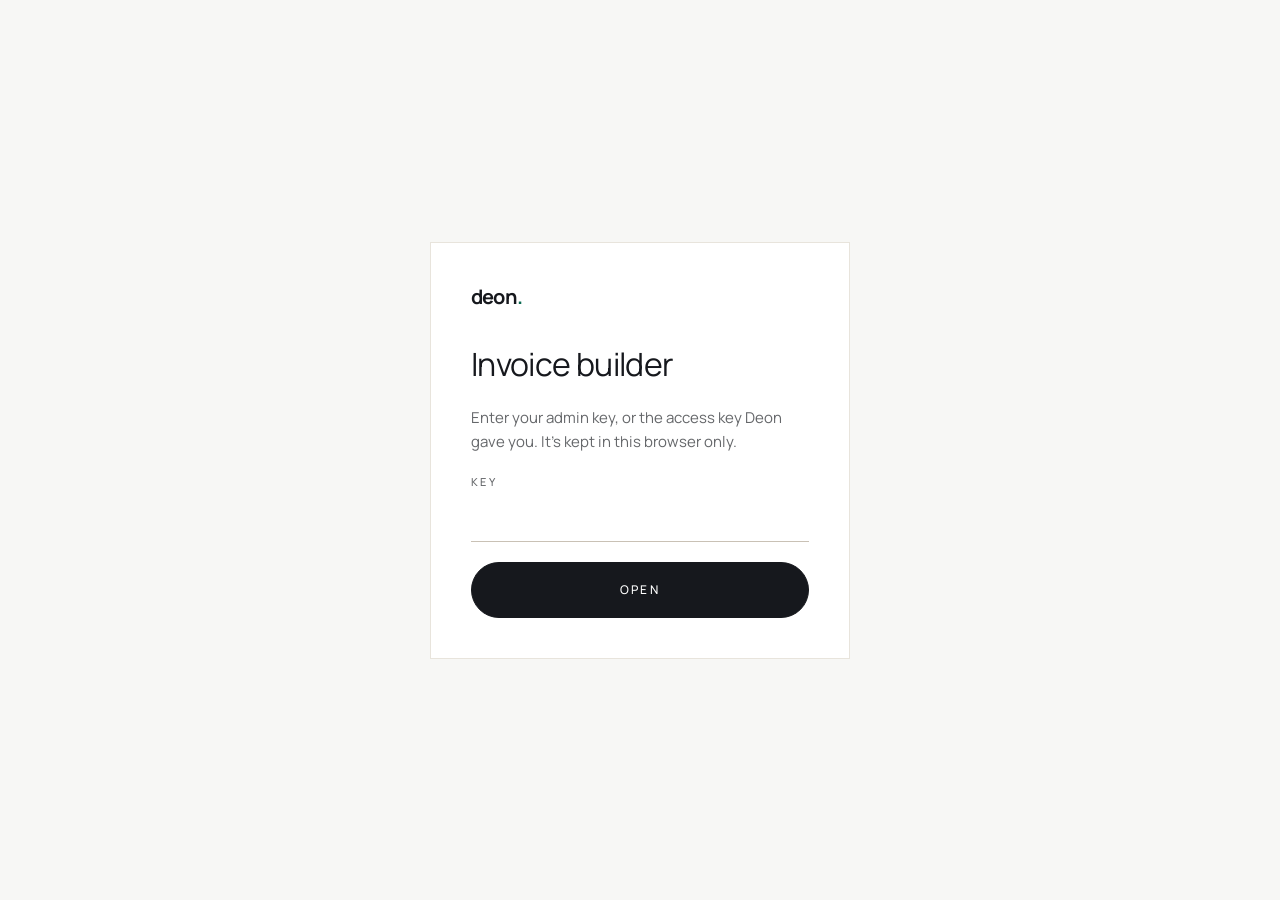
<file: invoice.html>
<!DOCTYPE html>
<html lang="en">
<head>
  <meta charset="UTF-8" />
  <meta name="viewport" content="width=device-width, initial-scale=1.0" />
  <title>Invoice | Deon Orina</title>
  <meta name="description" content="Create an invoice." />
  <meta name="robots" content="noindex, nofollow" />
  <meta name="author" content="Deon Orina" />
  <meta name="theme-color" content="#0B6B53" />

  <link rel="icon" href="/favicon.ico" sizes="any" />
  <link rel="icon" href="/assets/favicon-32.png" type="image/png" sizes="32x32" />
  <link rel="icon" href="/assets/favicon-96.png" type="image/png" sizes="96x96" />
  <link rel="apple-touch-icon" href="/assets/apple-touch-icon.png" />
  <link rel="manifest" href="/site.webmanifest" />
  <link rel="preconnect" href="https://fonts.googleapis.com" />
  <link rel="preconnect" href="https://fonts.gstatic.com" crossorigin />
  <link href="https://fonts.googleapis.com/css2?family=Manrope:wght@300..800&display=swap" rel="stylesheet" />
  <link rel="stylesheet" href="/styles.css" />
</head>
<body class="adm-body">

  <!-- Locked -->
  <section class="adm-gate" id="gate" hidden>
    <form class="adm-gate-card form" id="gateForm" novalidate>
      <a href="/" class="nav-logo">deon<span>.</span></a>
      <h1>Invoice builder</h1>
      <p class="muted">Enter your admin key, or the access key Deon gave you. It's kept in this browser only.</p>
      <div class="field"><label for="a-key">Key</label><input id="a-key" type="password" autocomplete="current-password" required /></div>
      <p class="field-hint" id="gateMsg" hidden style="color:var(--red)"></p>
      <button class="btn btn-ink btn-full" type="submit">Open</button>
    </form>
  </section>

  <div class="adm" id="app" hidden>
    <aside class="adm-side no-print" id="admSide"></aside>

    <main class="adm-main">
      <header class="adm-head no-print">
        <div><p class="muted">Line items, VAT and notes. Save it to email the client a payment link, or print it as a PDF.</p><h1>Invoice builder</h1></div>
        <a class="btn btn-sm btn-outline" href="/admin#money">Pending amounts</a>
      </header>
      <div class="split" style="grid-template-columns:minmax(0,5fr) minmax(0,7fr)">
        <form class="adm-box form no-print" id="invForm" novalidate>
          <div class="field"><label for="i-project">Project <span class="opt">(optional)</span></label><select id="i-project" name="project"><option value="">No project</option></select></div>
          <div class="form-row">
            <div class="field"><label for="i-number">Invoice no.</label><input id="i-number" name="number" class="mono" placeholder="Auto" /></div>
            <div class="field"><label for="i-due">Due in</label>
              <select id="i-due" name="due">
                <option value="0">On receipt</option><option value="7" selected>7 days</option><option value="14">14 days</option><option value="30">30 days</option>
              </select>
            </div>
          </div>

          <div class="form-row">
            <div class="field"><label for="i-name">Client name</label><input id="i-name" name="clientName" placeholder="Jane Wanjiku" /></div>
            <div class="field"><label for="i-company">Company</label><input id="i-company" name="clientCompany" placeholder="Acme Ltd" /></div>
          </div>
          <div class="form-row">
            <div class="field"><label for="i-email">Email</label><input id="i-email" name="clientEmail" type="email" placeholder="jane@acme.co.ke" /></div>
            <div class="field"><label for="i-phone">Phone</label><input id="i-phone" name="clientPhone" type="tel" placeholder="0712 345 678" /></div>
          </div>

          <div>
            <div class="item-head legend"><span>Item</span><span>Qty</span><span>Rate</span><span></span></div>
            <div class="items" id="items"></div>
            <button type="button" class="add-line" id="addLine"><svg width="14" height="14" viewBox="0 0 14 14" fill="none" aria-hidden="true"><path d="M7 2v10M2 7h10" stroke="currentColor" stroke-width="1.5" stroke-linecap="round"/></svg>Add line</button>
          </div>

          <label class="toggle"><input type="checkbox" name="vat" /> Add VAT (16%)</label>
          <label class="toggle"><input type="checkbox" name="sendEmail" checked /> Email the invoice to the client</label>

          <div class="field"><label for="i-notes">Notes</label><textarea id="i-notes" name="notes" style="min-height:80px">50% deposit to start, balance on delivery. Thank you for your business.</textarea></div>

          <div style="display:grid;gap:12px">
            <button type="button" class="btn btn-ink btn-full" id="saveBtn">Save &amp; copy payment link</button>
            <button type="button" class="btn btn-outline btn-full" id="printBtn">Print / save PDF</button>
          </div>
        </form>

        <div class="sticky inv-sticky">
          <article class="doc" id="doc" aria-label="Invoice preview"></article>
        </div>
      </div>
    </main>
  </div>

  <script src="/script.js"></script>
  <script src="/admin-ui.js"></script>
  <script>
  (() => {
    const form = $('#invForm');
    const itemsEl = $('#items');
    const loadNumber = () => api('/api/admin/invoices/next-number', { admin: true })
      .then((r) => { if (!form.number.value) { form.number.placeholder = r.number; render(); } })
      .catch(() => {});
    let projects = [];
    /* Picking a project fills in the client. */
    form.project.addEventListener('change', () => {
      const p = projects.find((x) => x.code === form.project.value);
      if (p) { form.clientName.value = p.client_name; form.clientEmail.value = p.client_email; render(); }
    });

    const addLine = (desc = '', qty = 1, rate = '') => {
      const row = document.createElement('div');
      row.className = 'item-row';
      row.innerHTML = `
        <div class="field"><input aria-label="Item" data-k="desc" placeholder="Website design &amp; build" value="${esc(desc)}" /></div>
        <div class="field"><input aria-label="Quantity" data-k="qty" type="number" min="0" step="1" value="${qty}" /></div>
        <div class="field"><input aria-label="Rate in KES" data-k="rate" type="number" min="0" step="1" placeholder="0" value="${rate}" /></div>
        <button type="button" class="icon-btn" aria-label="Remove line"><svg width="14" height="14" viewBox="0 0 14 14" fill="none"><path d="M3 3l8 8M11 3l-8 8" stroke="currentColor" stroke-width="1.5" stroke-linecap="round"/></svg></button>`;
      row.querySelector('.icon-btn').addEventListener('click', () => {
        if (itemsEl.children.length > 1) row.remove();
        render();
      });
      itemsEl.append(row);
    };

    const read = () => {
      const items = $$('.item-row', itemsEl).map((r) => ({
        desc: $('[data-k=desc]', r).value.trim(),
        qty: Number($('[data-k=qty]', r).value) || 0,
        rate: Number($('[data-k=rate]', r).value) || 0,
      })).filter((i) => i.desc || i.rate);
      const subtotal = items.reduce((a, i) => a + i.qty * i.rate, 0);
      const vat = form.vat.checked ? Math.round(subtotal * 0.16) : 0;
      const issued = Date.now();
      return {
        number: (form.number.value.trim() || form.number.placeholder).toUpperCase(),
        issued, due: issued + Number(form.due.value) * 864e5, dueDays: Number(form.due.value),
        client: { name: form.clientName.value.trim(), company: form.clientCompany.value.trim(), email: form.clientEmail.value.trim(), phone: form.clientPhone.value.trim() },
        items, subtotal, vat, total: subtotal + vat, notes: form.notes.value.trim(),
      };
    };

    const render = () => {
      const inv = read();
      const c = inv.client;
      $('#doc').innerHTML = `
        <header class="doc-head">
          <div class="doc-brand">
            <span class="nav-logo">deon<span>.</span></span>
            <p>${BUSINESS.title}<br>${BUSINESS.email} · ${BUSINESS.phone}<br>${BUSINESS.location}${BUSINESS.pin ? ' · PIN ' + BUSINESS.pin : ''}</p>
          </div>
          <div class="doc-kind"><h2>Invoice</h2><p class="mono">${esc(inv.number)}</p></div>
        </header>
        <div class="doc-meta">
          <div><span class="type-label">Billed to</span><p>${esc(c.name) || '<span class="muted">Client name</span>'}${c.company ? '<br>' + esc(c.company) : ''}${c.email ? '<br>' + esc(c.email) : ''}${c.phone ? '<br>' + esc(c.phone) : ''}</p></div>
          <div><span class="type-label">Issued</span><p>${fmtDate(inv.issued)}</p></div>
          <div><span class="type-label">Due</span><p>${inv.dueDays ? fmtDate(inv.due) : 'On receipt'}</p></div>
        </div>
        <table class="doc-table">
          <thead><tr><th>Item</th><th>Qty</th><th>Rate</th><th>Amount</th></tr></thead>
          <tbody>${inv.items.length ? inv.items.map((i) => `<tr><td>${esc(i.desc)}</td><td>${i.qty}</td><td>${kes(i.rate)}</td><td>${kes(i.qty * i.rate)}</td></tr>`).join('')
            : '<tr><td colspan="4" class="muted">Add a line item</td></tr>'}</tbody>
        </table>
        <div class="doc-totals">
          <div><span>Subtotal</span><span>${kes(inv.subtotal)}</span></div>
          ${inv.vat ? `<div><span>VAT 16%</span><span>${kes(inv.vat)}</span></div>` : ''}
          <div class="grand"><span>Total due</span><span>${kes(inv.total)}</span></div>
        </div>
        <footer class="doc-foot">
          <p>${esc(inv.notes).replace(/\n/g, '<br>')}</p>
          <p style="text-align:right">Pay online with M-Pesa<br><strong style="color:var(--ink)">${location.host || 'deon.dev'}/pay</strong> · ref <span class="mono">${esc(inv.number)}</span></p>
        </footer>`;
      return inv;
    };

    addLine();
    form.addEventListener('input', render);
    form.addEventListener('change', render);
    $('#addLine').addEventListener('click', () => { addLine(); render(); $$('[data-k=desc]', itemsEl).pop().focus(); });
    render();
    Admin.start().then(async () => {
      Admin.sidebar('invoice');
      if (!Admin.can('money')) { $('.split').innerHTML = '<p class="muted">You do not have access to invoices. Ask Deon to add Pending amounts to your access.</p>'; return; }
      loadNumber();
      projects = await api('/api/admin/projects', { admin: true }).catch(() => []);
      form.project.innerHTML = '<option value="">No project</option>' + projects.filter((p) => p.code !== 'DO-DEMO01' && p.status !== 'completed')
        .map((p) => `<option value="${esc(p.code)}">${esc(p.title)} · ${esc(p.client_name)}</option>`).join('');
      const pre = params().project;
      if (pre) { form.project.value = pre.toUpperCase(); form.project.dispatchEvent(new Event('change')); }
    });

    $('#printBtn').addEventListener('click', () => print());

    $('#saveBtn').addEventListener('click', async () => {
      const inv = read();
      if (!inv.client.name) { form.clientName.closest('.field').classList.add('invalid'); return form.clientName.focus(); }
      if (!inv.total) return toast('Add at least one line item with a rate');
      form.clientName.closest('.field').classList.remove('invalid');

      const btn = $('#saveBtn');
      btn.disabled = true;
      try {
        const saved = await api('/api/admin/invoices', { method: 'POST', admin: true, body: {
          number: form.number.value.trim() || null,
          project_code: form.project.value || null,
          client_name: inv.client.name, client_company: inv.client.company,
          client_email: inv.client.email, client_phone: inv.client.phone,
          items: inv.items.filter((i) => i.desc && i.qty > 0), vat: form.vat.checked,
          notes: inv.notes, due_days: inv.dueDays, send_email: form.sendEmail.checked,
        } });
        form.number.value = saved.number;
        render();
        const link = location.origin + '/pay?inv=' + encodeURIComponent(saved.number);
        const mailed = form.sendEmail.checked && saved.client_email ? ' and emailed' : '';
        try { await navigator.clipboard.writeText(link); toast(`Saved${mailed}. Payment link copied`); }
        catch { toast('Saved. Link: ' + link); }
      } catch (err) {
        toast(err.message);
      } finally { btn.disabled = false; }
    });
  })();
  </script>
</body>
</html>
</file>
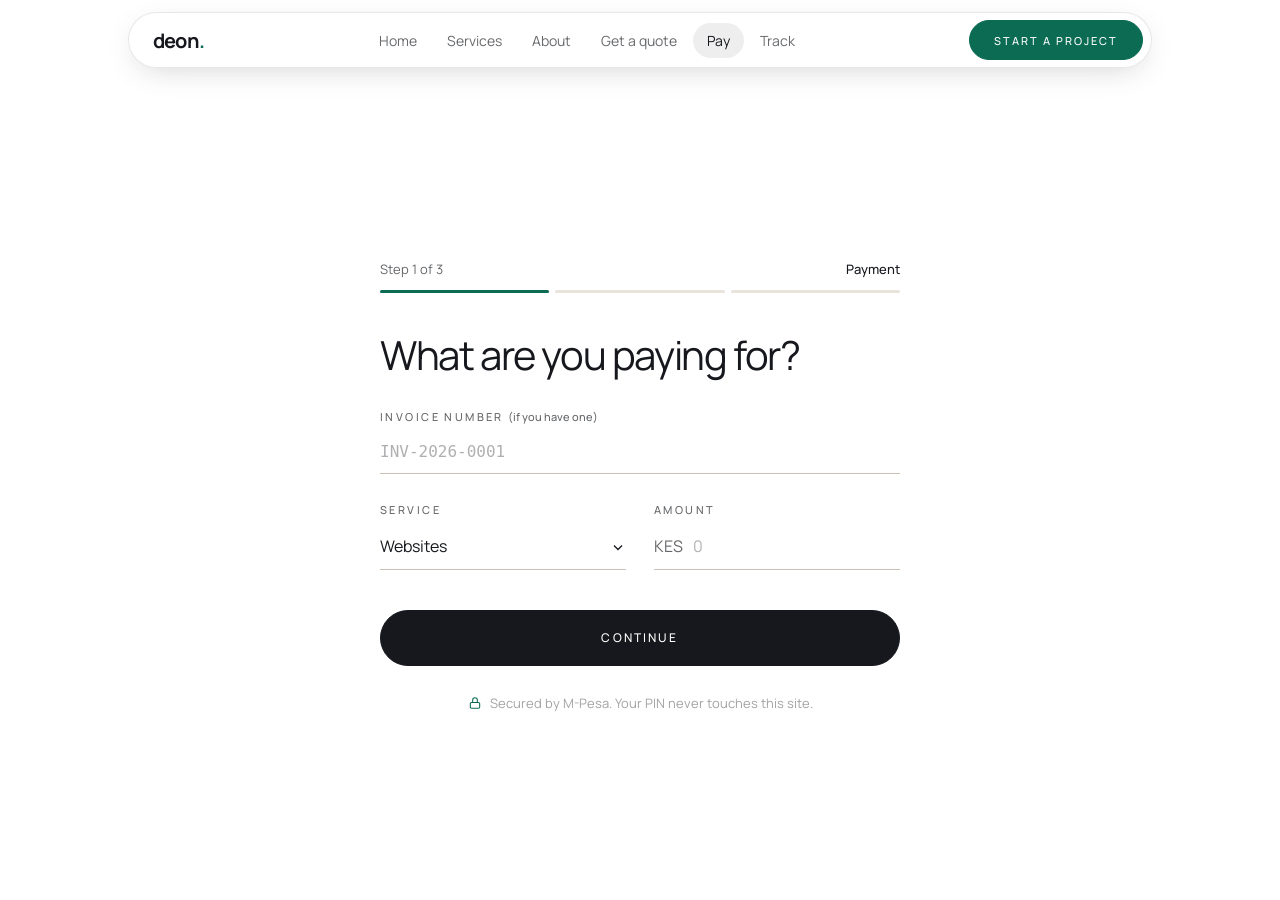
<file: pay.html>
<!DOCTYPE html>
<html lang="en" class="no-scroll">
<head>
  <meta charset="UTF-8" />
  <meta name="viewport" content="width=device-width, initial-scale=1.0" />
  <title>Pay an Invoice with M-Pesa | Deon Orina</title>
  <meta name="description" content="Pay for your project securely with M-Pesa in three quick steps and get your receipt instantly." />
  <meta name="robots" content="index, follow, max-image-preview:large, max-snippet:-1" />
  <meta name="author" content="Deon Orina" />
  <meta name="theme-color" content="#0B6B53" />
  <link rel="canonical" href="https://deon.ardena.co.ke/pay" />
  <meta name="geo.region" content="KE" />

  <meta property="og:type" content="website" />
  <meta property="og:site_name" content="Deon Orina" />
  <meta property="og:title" content="Pay an Invoice with M-Pesa | Deon Orina" />
  <meta property="og:description" content="Pay for your project securely with M-Pesa in three quick steps and get your receipt instantly." />
  <meta property="og:url" content="https://deon.ardena.co.ke/pay" />
  <meta property="og:image" content="https://deon.ardena.co.ke/assets/og-image.png" />
  <meta property="og:image:width" content="1200" />
  <meta property="og:image:height" content="630" />
  <meta property="og:image:alt" content="Deon Orina logo" />
  <meta property="og:locale" content="en_KE" />
  <meta name="twitter:card" content="summary_large_image" />
  <meta name="twitter:title" content="Pay an Invoice with M-Pesa | Deon Orina" />
  <meta name="twitter:description" content="Pay for your project securely with M-Pesa in three quick steps and get your receipt instantly." />
  <meta name="twitter:image" content="https://deon.ardena.co.ke/assets/og-image.png" />

  <link rel="icon" href="/favicon.ico" sizes="any" />
  <link rel="icon" href="/assets/favicon-32.png" type="image/png" sizes="32x32" />
  <link rel="icon" href="/assets/favicon-96.png" type="image/png" sizes="96x96" />
  <link rel="apple-touch-icon" href="/assets/apple-touch-icon.png" />
  <link rel="manifest" href="/site.webmanifest" />

  <script type="application/ld+json">
{
  "@context": "https://schema.org",
  "@graph": [
    {
      "@type": "BreadcrumbList",
      "itemListElement": [
        {
          "@type": "ListItem",
          "position": 1,
          "name": "Home",
          "item": "https://deon.ardena.co.ke/"
        },
        {
          "@type": "ListItem",
          "position": 2,
          "name": "Pay",
          "item": "https://deon.ardena.co.ke/pay"
        }
      ]
    }
  ]
}
  </script>
  <link rel="preconnect" href="https://fonts.googleapis.com" />
  <link rel="preconnect" href="https://fonts.gstatic.com" crossorigin />
  <link href="https://fonts.googleapis.com/css2?family=Manrope:wght@300..800&display=swap" rel="stylesheet" />
  <link rel="stylesheet" href="/styles.css" />
</head>
<body>

  <header class="nav-wrapper" id="nav">
    <nav class="nav" aria-label="Main">
      <a href="/" class="nav-logo" aria-label="Deon Orina, home">deon<span>.</span></a>
      <div class="nav-center">
        <a href="/">Home</a>
        <a href="/services">Services</a>
        <a href="/about">About</a>
        <a href="/quote">Get a quote</a>
        <a href="/pay" class="active">Pay</a>
        <a href="/track">Track</a>
      </div>
      <div class="nav-right">
        <a href="/quote" class="btn btn-sm">Start a project</a>
      </div>
      <button class="nav-toggle" id="navToggle" aria-label="Menu" aria-expanded="false" aria-controls="navDrawer"><span></span><span></span><span></span></button>
    </nav>
  </header>
  <div class="nav-drawer" id="navDrawer">
    <a href="/">Home</a>
    <a href="/services">Services</a>
    <a href="/about">About</a>
    <a href="/quote">Get a quote</a>
    <a href="/pay" class="active">Pay</a>
    <a href="/track">Track</a>
    <a href="/quote" class="btn">Start a project</a>
  </div>

  <main class="flow">
    <div class="flow-card hero-anim">
      <!-- Progress -->
      <div class="progress" aria-hidden="true">
        <div class="progress-meta"><span id="stepText">Step 1 of 3</span><span id="stepName">Payment</span></div>
        <div class="progress-bar"><i></i><i></i><i></i></div>
      </div>

      <form id="payForm" novalidate>
        <!-- Step 1: what for -->
        <section class="step active" data-step="1" aria-labelledby="s1">
          <h1 id="s1" class="flow-title">What are you paying for?</h1>
          <div class="flow-fields">
            <div class="field">
              <label for="p-ref">Invoice number <span class="opt">(if you have one)</span></label>
              <input id="p-ref" name="ref" class="mono" placeholder="INV-2026-0001" autocomplete="off" />
            </div>

            <div class="invoice-box" id="invoiceBox" hidden>
              <div class="rows" id="invLines"></div>
              <div class="pending-amount"><span>Pending amount</span><strong id="invBalance"></strong><em id="invDue"></em></div>
              <div class="options">
                <label class="option"><input type="radio" name="portion" value="full" checked /><span class="option-name">Pay the balance</span></label>
                <label class="option" id="depositOpt"><input type="radio" name="portion" value="deposit" /><span class="option-name">Pay 50% deposit</span></label>
              </div>
            </div>

            <div class="form-row" id="freeFields">
              <div class="field">
                <label for="p-service">Service</label>
                <select id="p-service" name="service"></select>
              </div>
              <div class="field">
                <label for="p-amount">Amount</label>
                <div class="prefix-input"><span>KES</span><input id="p-amount" name="amount" type="number" inputmode="numeric" min="1" step="1" placeholder="0" /></div>
              </div>
            </div>
          </div>
        </section>

        <!-- Step 2: who -->
        <section class="step" data-step="2" aria-labelledby="s2">
          <h1 id="s2" class="flow-title">Your details</h1>
          <div class="flow-fields">
            <div class="field"><label for="p-name">Full name</label><input id="p-name" name="name" autocomplete="name" placeholder="Jane Wanjiku" /></div>
            <div class="field"><label for="p-email">Email for your receipt</label><input id="p-email" name="email" type="email" autocomplete="email" placeholder="jane@acme.co.ke" /></div>
          </div>
        </section>

        <!-- Step 3: confirm -->
        <section class="step" data-step="3" aria-labelledby="s3">
          <h1 id="s3" class="flow-title">Confirm and pay</h1>
          <div class="flow-fields">
            <div class="rows" id="confirmRows"></div>
            <div class="field">
              <label for="p-phone">M-Pesa number</label>
              <input id="p-phone" name="phone" type="tel" autocomplete="tel" placeholder="0712 345 678" />
              <span class="field-hint">You'll get a prompt on this phone to enter your PIN.</span>
            </div>
          </div>
        </section>

        <div class="flow-nav">
          <button type="button" class="btn btn-outline" id="backBtn" hidden>Back</button>
          <button type="submit" class="btn btn-ink" id="nextBtn">Continue</button>
        </div>
      </form>

      <!-- Result states -->
      <section class="state" id="stateWait" aria-live="polite">
        <div class="state-icon wait"><svg width="26" height="26" viewBox="0 0 24 24" fill="none" stroke="currentColor" stroke-width="1.5" stroke-linecap="round" stroke-linejoin="round" aria-hidden="true"><rect x="6" y="2" width="12" height="20" rx="2"/><path d="M11 18h2"/></svg></div>
        <h3>Check your phone</h3>
        <p>An M-Pesa prompt for <strong id="waitAmount"></strong> was sent to <strong id="waitPhone"></strong>. Enter your PIN to approve.</p>
        <div class="btn-stack"><button class="btn btn-outline" id="cancelBtn" type="button">Cancel</button></div>
      </section>

      <section class="state" id="stateOk" aria-live="polite">
        <div class="state-icon ok"><svg width="30" height="30" viewBox="0 0 24 24" fill="none" aria-hidden="true"><path d="M5 12.5l4.5 4.5L19 7.5" stroke="currentColor" stroke-width="2" stroke-linecap="round" stroke-linejoin="round"/></svg></div>
        <h3>Payment received</h3>
        <p><strong id="okAmount"></strong> paid. M-Pesa code <strong class="mono" id="okCode"></strong>. Your receipt is in your inbox and at the link below.</p>
        <div class="btn-stack">
          <a class="btn btn-ink" id="receiptLink" href="/receipt">View receipt</a>
          <a class="btn btn-outline" href="/">Done</a>
        </div>
      </section>

      <section class="state" id="stateFail" aria-live="polite">
        <div class="state-icon fail"><svg width="26" height="26" viewBox="0 0 24 24" fill="none" stroke="currentColor" stroke-width="2" stroke-linecap="round" aria-hidden="true"><path d="M7 7l10 10M17 7L7 17"/></svg></div>
        <h3>Payment not completed</h3>
        <p id="failMsg">The request was cancelled or timed out. No money was taken.</p>
        <div class="btn-stack"><button class="btn btn-ink" id="retryBtn" type="button">Try again</button></div>
      </section>

      <p class="flow-secure"><svg width="14" height="14" viewBox="0 0 24 24" fill="none" stroke="currentColor" stroke-width="1.8" stroke-linecap="round" stroke-linejoin="round" aria-hidden="true"><rect x="4" y="11" width="16" height="10" rx="2"/><path d="M8 11V7a4 4 0 0 1 8 0v4"/></svg>Secured by M-Pesa. Your PIN never touches this site.</p>
    </div>
  </main>

  <script src="/script.js"></script>
  <script>
  (() => {
    wakeApi();
    const form = $('#payForm');
    const NAMES = ['Payment', 'Details', 'Confirm'];
    let step = 1, invoice = null, run = 0;

    form.service.innerHTML = SERVICES.map((s) => `<option value="${s.id}">${s.name}</option>`).join('') + '<option value="other">Other</option>';

    /* What the server will charge: invoices are priced by the server, never the browser. */
    const deposit = () => invoice && form.portion.value === 'deposit' && invoice.paid === 0;
    const amountDue = () => invoice
      ? (deposit() ? Math.min(invoice.balance, Math.round(invoice.total / 2)) : invoice.balance)
      : Math.max(0, Math.round(Number(form.amount.value) || 0));
    const description = () => invoice
      ? `Invoice ${invoice.number}${deposit() ? ' (50% deposit)' : ''}`
      : form.service.selectedOptions[0].text;

    const renderConfirm = () => {
      $('#confirmRows').innerHTML =
        `<div><span>For</span><span>${esc(description())}</span></div>` +
        `<div><span>Name</span><span>${esc(form.name.value.trim())}</span></div>` +
        `<div><span>Amount</span><strong>${kes(amountDue())}</strong></div>`;
    };

    /* ── Steps ── */
    const go = (n) => {
      step = n;
      $$('.step', form).forEach((s) => s.classList.toggle('active', +s.dataset.step === n));
      $$('.progress-bar i').forEach((b, i) => b.classList.toggle('on', i < n));
      $('#stepText').textContent = `Step ${n} of 3`;
      $('#stepName').textContent = NAMES[n - 1];
      $('#backBtn').hidden = n === 1;
      $('#nextBtn').textContent = n === 3 ? `Pay ${kes(amountDue())}` : 'Continue';
      $('#nextBtn').className = 'btn ' + (n === 3 ? 'btn-green' : 'btn-ink');
      if (n === 3) renderConfirm();
      const first = $(`.step[data-step="${n}"] input:not([type=radio])`, form);
      if (first && !first.value) setTimeout(() => first.focus({ preventScroll: true }), 50);
    };

    const show = (id) => {
      form.hidden = !!id;
      $('.progress').style.visibility = id ? 'hidden' : '';
      ['stateWait', 'stateOk', 'stateFail'].forEach((s) => $('#' + s).classList.toggle('show', s === id));
    };
    const fail = (msg) => { $('#failMsg').textContent = msg; show('stateFail'); };

    /* ── Invoice lookup: /pay?inv=INV-2026-0001 ── */
    const refField = () => form.ref.closest('.field');
    const loadInvoice = async (raw) => {
      const id = (raw || '').trim().toUpperCase();
      invoice = null;
      refField().classList.remove('invalid');
      if (id) {
        try { invoice = await api('/api/invoices/' + encodeURIComponent(id)); }
        catch (e) { refField().classList.add('invalid'); toast(e.message); }
      }
      $('#invoiceBox').hidden = !invoice;
      $('#freeFields').hidden = !!invoice;
      if (invoice) {
        $('#invLines').innerHTML =
          `<div><span>Invoice</span><span class="mono">${esc(invoice.number)}</span></div>` +
          invoice.lines.map((l) => `<div><span>${esc(l.desc)}</span><span>${kes(l.amount)}</span></div>`).join('') +
          (invoice.paid ? `<div><span>Paid so far</span><span>${kes(invoice.paid)} of ${kes(invoice.total)}</span></div>` : '');
        $('#invBalance').textContent = invoice.balance ? kes(invoice.balance) : 'Paid in full';
        const late = invoice.balance && invoice.due_date && new Date(invoice.due_date) < new Date(new Date().toDateString());
        $('#invDue').textContent = !invoice.balance ? '' : invoice.due_date ? (late ? `Was due ${fmtDate(invoice.due_date)}` : `Due ${fmtDate(invoice.due_date)}`) : 'Due on receipt';
        $('#depositOpt').hidden = invoice.paid > 0 || !invoice.balance;
        if (invoice.paid > 0) form.portion.value = 'full';
      }
      return invoice;
    };

    const p = params();
    if (p.inv) { form.ref.value = p.inv; loadInvoice(p.inv); }
    if (p.service) form.service.value = p.service;
    if (p.amount) form.amount.value = p.amount;
    form.ref.addEventListener('change', () => loadInvoice(form.ref.value));

    /* ── Validation per step ── */
    const mark = (input, ok) => { input.closest('.field').classList.toggle('invalid', !ok); return ok; };
    const valid = async (n) => {
      if (n === 1) {
        const ref = form.ref.value.trim().toUpperCase();
        if (ref && invoice?.number !== ref && !(await loadInvoice(ref))) return false;
        if (invoice && !invoice.balance) { toast('This invoice is already paid in full'); return false; }
        return invoice ? true : mark(form.amount, amountDue() >= 1);
      }
      if (n === 2) {
        const a = mark(form.name, !!form.name.value.trim());
        const b = mark(form.email, !!form.email.value.trim() && form.email.checkValidity());
        return a && b;
      }
      return mark(form.phone, !!normalisePhone(form.phone.value));
    };

    $('#backBtn').addEventListener('click', () => go(step - 1));
    $('#cancelBtn').addEventListener('click', () => {
      run++;
      fail('Stopped waiting. If you already entered your PIN, the payment will still go through and you can find the receipt later.');
    });
    $('#retryBtn').addEventListener('click', () => { show(null); go(3); });

    const sleep = (ms) => new Promise((r) => setTimeout(r, ms));

    form.addEventListener('submit', async (ev) => {
      ev.preventDefault();
      const btn = $('#nextBtn');
      btn.disabled = true;
      const ok = await valid(step);
      btn.disabled = false;
      if (!ok) return $('.step.active .field.invalid input', form)?.focus();
      if (step < 3) return go(step + 1);

      const phone = normalisePhone(form.phone.value);
      const body = {
        phone, name: form.name.value.trim(), email: form.email.value.trim(),
        invoice: invoice?.number || null, portion: form.portion.value,
        amount: invoice ? null : amountDue(), service: invoice ? '' : description(),
      };
      const mine = ++run;
      $('#waitAmount').textContent = kes(amountDue());
      $('#waitPhone').textContent = '0' + phone.slice(3).replace(/(\d{3})(\d{3})(\d{3})/, '$1 $2 $3');
      show('stateWait');

      try {
        const started = await api('/api/payments', { method: 'POST', body });
        $('#waitAmount').textContent = kes(started.amount);
        // Poll until M-Pesa answers. The server gives up after 3 minutes.
        let res;
        for (let i = 0; i < 70; i++) {
          await sleep(i < 5 ? 2500 : 3500);
          if (mine !== run) return;
          res = await api('/api/payments/' + encodeURIComponent(started.reference)).catch(() => null);
          if (res && res.status !== 'pending') break;
        }
        if (mine !== run) return;
        if (res?.status !== 'success') return fail(res?.message || 'No response from M-Pesa. No money was taken.');

        $('#okAmount').textContent = kes(res.amount);
        $('#okCode').textContent = res.mpesa_code;
        $('#receiptLink').href = '/receipt?id=' + encodeURIComponent(res.receipt_token);
        show('stateOk');
      } catch (err) {
        if (mine === run) fail(err.message || 'Something went wrong. No money was taken.');
      }
    });

    go(1);
  })();
  </script>
</body>
</html>
</file>
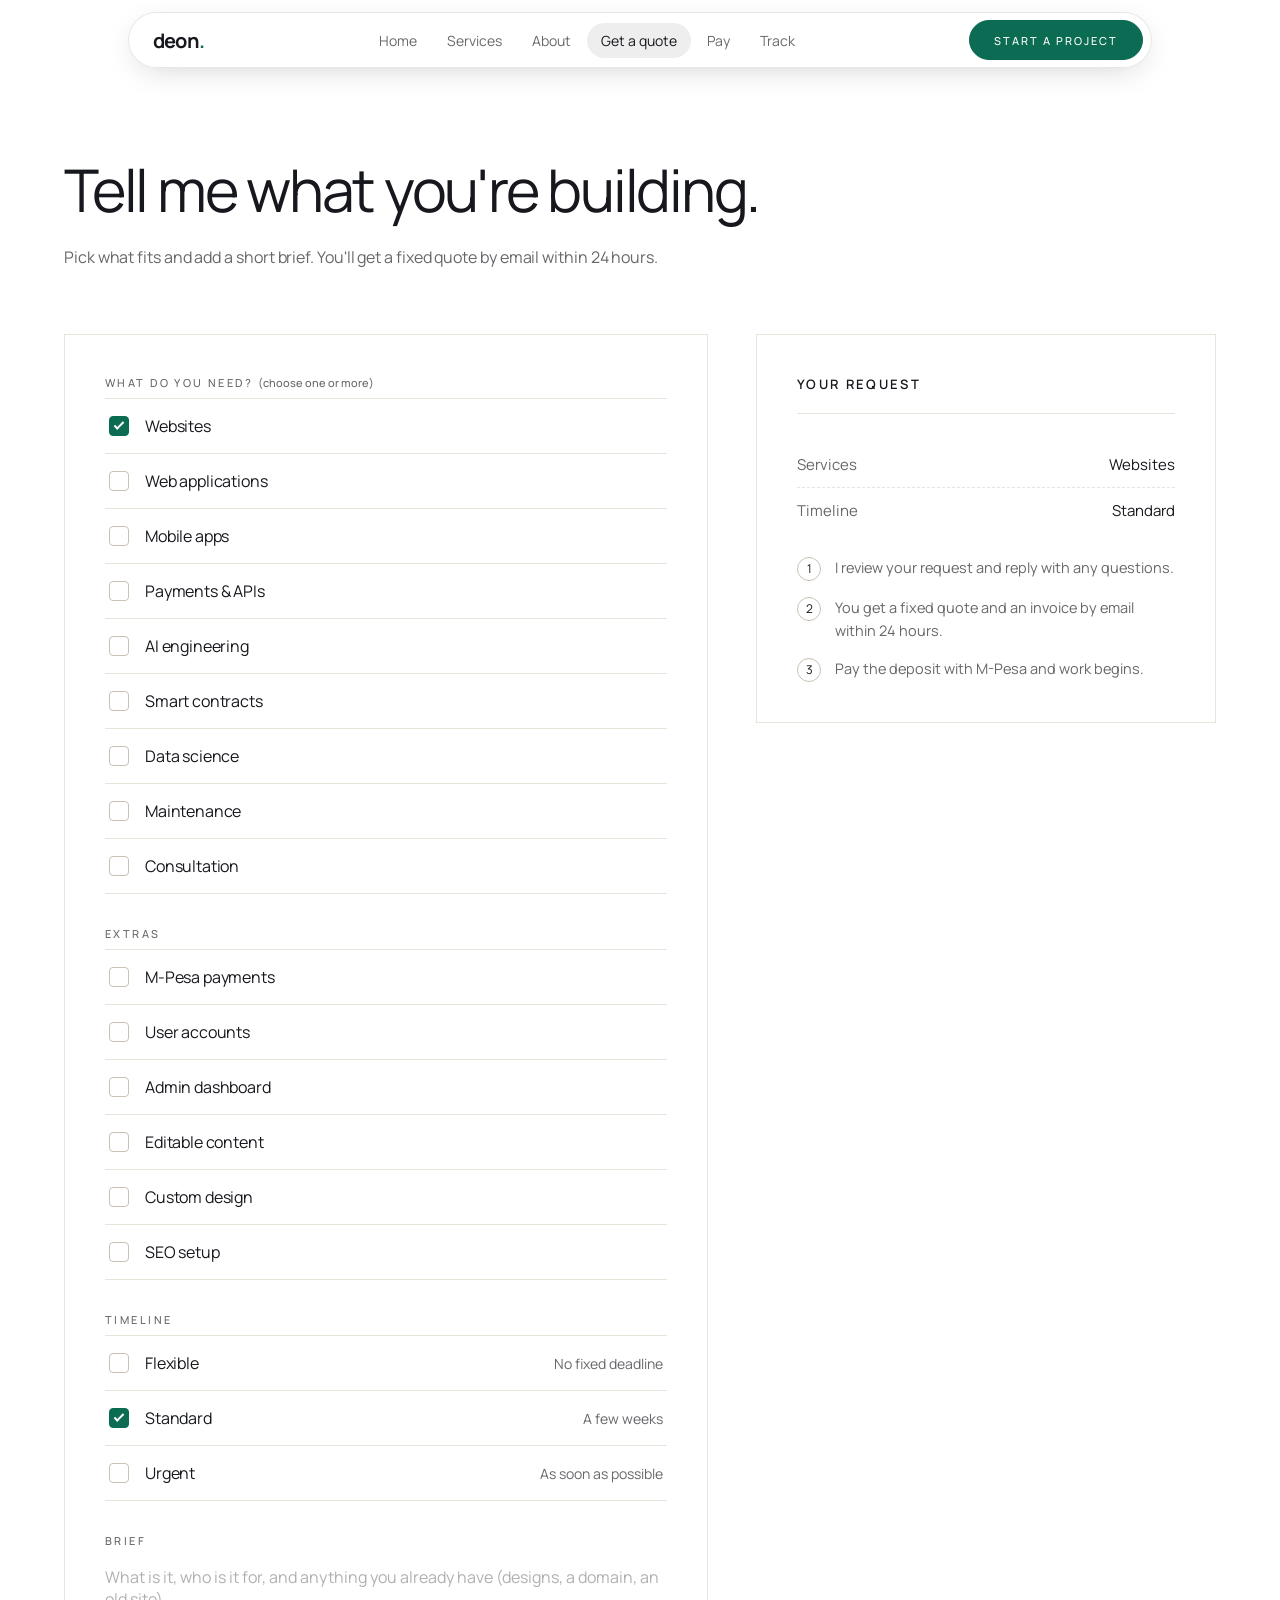
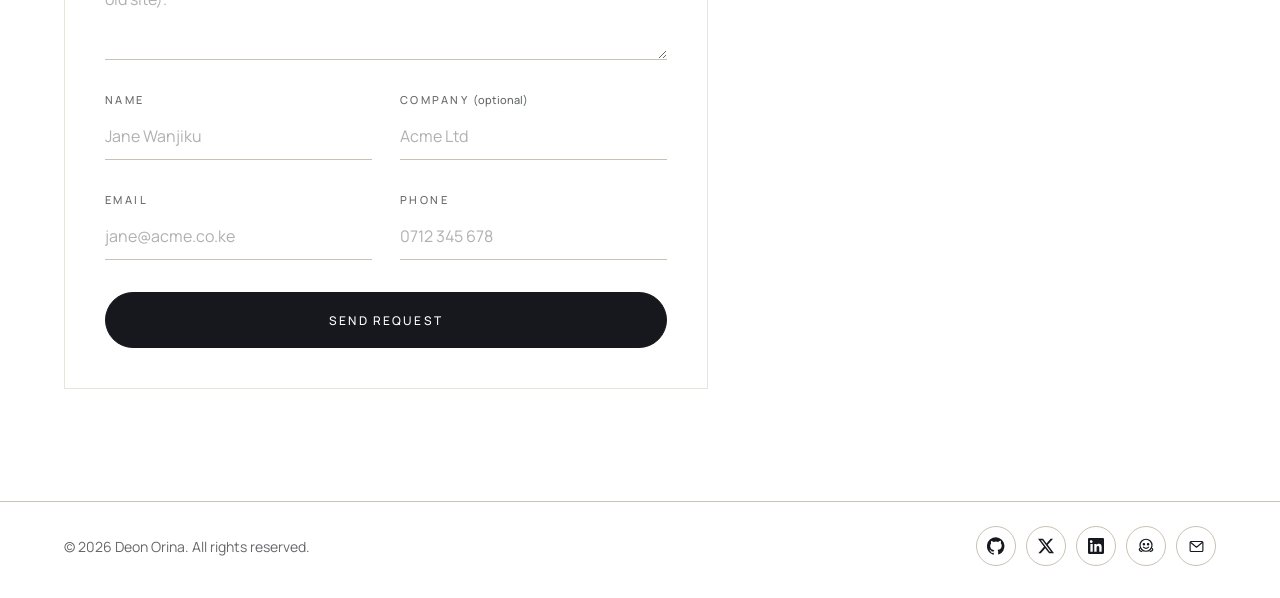
<file: quote.html>
<!DOCTYPE html>
<html lang="en">
<head>
  <meta charset="UTF-8" />
  <meta name="viewport" content="width=device-width, initial-scale=1.0" />
  <title>Request a Quote for Your Website or App | Deon Orina</title>
  <meta name="description" content="Tell me what you need, whether a website, web app, mobile app or M-Pesa integration, and get a fixed quote by email within 24 hours." />
  <meta name="robots" content="index, follow, max-image-preview:large, max-snippet:-1" />
  <meta name="author" content="Deon Orina" />
  <meta name="theme-color" content="#0B6B53" />
  <link rel="canonical" href="https://deon.ardena.co.ke/quote" />
  <meta name="geo.region" content="KE" />

  <meta property="og:type" content="website" />
  <meta property="og:site_name" content="Deon Orina" />
  <meta property="og:title" content="Request a Quote for Your Website or App | Deon Orina" />
  <meta property="og:description" content="Tell me what you need, whether a website, web app, mobile app or M-Pesa integration, and get a fixed quote by email within 24 hours." />
  <meta property="og:url" content="https://deon.ardena.co.ke/quote" />
  <meta property="og:image" content="https://deon.ardena.co.ke/assets/og-image.png" />
  <meta property="og:image:width" content="1200" />
  <meta property="og:image:height" content="630" />
  <meta property="og:image:alt" content="Deon Orina logo" />
  <meta property="og:locale" content="en_KE" />
  <meta name="twitter:card" content="summary_large_image" />
  <meta name="twitter:title" content="Request a Quote for Your Website or App | Deon Orina" />
  <meta name="twitter:description" content="Tell me what you need, whether a website, web app, mobile app or M-Pesa integration, and get a fixed quote by email within 24 hours." />
  <meta name="twitter:image" content="https://deon.ardena.co.ke/assets/og-image.png" />

  <link rel="icon" href="/favicon.ico" sizes="any" />
  <link rel="icon" href="/assets/favicon-32.png" type="image/png" sizes="32x32" />
  <link rel="icon" href="/assets/favicon-96.png" type="image/png" sizes="96x96" />
  <link rel="apple-touch-icon" href="/assets/apple-touch-icon.png" />
  <link rel="manifest" href="/site.webmanifest" />

  <script type="application/ld+json">
{
  "@context": "https://schema.org",
  "@graph": [
    {
      "@type": "BreadcrumbList",
      "itemListElement": [
        {
          "@type": "ListItem",
          "position": 1,
          "name": "Home",
          "item": "https://deon.ardena.co.ke/"
        },
        {
          "@type": "ListItem",
          "position": 2,
          "name": "Get a quote",
          "item": "https://deon.ardena.co.ke/quote"
        }
      ]
    }
  ]
}
  </script>
  <link rel="preconnect" href="https://fonts.googleapis.com" />
  <link rel="preconnect" href="https://fonts.gstatic.com" crossorigin />
  <link href="https://fonts.googleapis.com/css2?family=Manrope:wght@300..800&display=swap" rel="stylesheet" />
  <link rel="stylesheet" href="/styles.css" />
</head>
<body>

  <header class="nav-wrapper" id="nav">
    <nav class="nav" aria-label="Main">
      <a href="/" class="nav-logo" aria-label="Deon Orina, home">deon<span>.</span></a>
      <div class="nav-center">
        <a href="/">Home</a>
        <a href="/services">Services</a>
        <a href="/about">About</a>
        <a href="/quote" class="active">Get a quote</a>
        <a href="/pay">Pay</a>
        <a href="/track">Track</a>
      </div>
      <div class="nav-right">
        <a href="/quote" class="btn btn-sm">Start a project</a>
      </div>
      <button class="nav-toggle" id="navToggle" aria-label="Menu" aria-expanded="false" aria-controls="navDrawer"><span></span><span></span><span></span></button>
    </nav>
  </header>
  <div class="nav-drawer" id="navDrawer">
    <a href="/">Home</a>
    <a href="/services">Services</a>
    <a href="/about">About</a>
    <a href="/quote" class="active">Get a quote</a>
    <a href="/pay">Pay</a>
    <a href="/track">Track</a>
    <a href="/quote" class="btn">Start a project</a>
  </div>

  <main class="page">
    <div class="wrap">
      <div class="page-head">
        <h1 class="type-statement hero-anim" style="animation-delay:.08s">Tell me what you're building.</h1>
        <p class="type-lede muted hero-anim" style="animation-delay:.16s">Pick what fits and add a short brief. You'll get a fixed quote by email within 24 hours.</p>
      </div>

      <div class="split">
        <form class="panel form hero-anim" id="quoteForm" style="animation-delay:.24s" novalidate>
          <fieldset class="field" id="typeField">
            <legend class="legend">What do you need? <span style="letter-spacing:0;text-transform:none">(choose one or more)</span></legend>
            <div class="options" id="typeOptions"></div>
          </fieldset>

          <fieldset class="field">
            <legend class="legend">Extras</legend>
            <div class="options" id="extraOptions"></div>
          </fieldset>

          <fieldset class="field">
            <legend class="legend">Timeline</legend>
            <div class="options">
              <label class="option"><input type="radio" name="timeline" value="flexible" /><span class="option-name">Flexible</span><span class="option-meta">No fixed deadline</span></label>
              <label class="option"><input type="radio" name="timeline" value="standard" checked /><span class="option-name">Standard</span><span class="option-meta">A few weeks</span></label>
              <label class="option"><input type="radio" name="timeline" value="rush" /><span class="option-name">Urgent</span><span class="option-meta">As soon as possible</span></label>
            </div>
          </fieldset>

          <div class="field">
            <label for="q-brief">Brief</label>
            <textarea id="q-brief" name="brief" placeholder="What is it, who is it for, and anything you already have (designs, a domain, an old site)."></textarea>
          </div>

          <div class="form-row">
            <div class="field"><label for="q-name">Name</label><input id="q-name" name="name" autocomplete="name" required placeholder="Jane Wanjiku" /></div>
            <div class="field"><label for="q-company">Company <span style="letter-spacing:0;text-transform:none">(optional)</span></label><input id="q-company" name="company" autocomplete="organization" placeholder="Acme Ltd" /></div>
          </div>
          <div class="form-row">
            <div class="field"><label for="q-email">Email</label><input id="q-email" name="email" type="email" autocomplete="email" required placeholder="jane@acme.co.ke" /></div>
            <div class="field"><label for="q-phone">Phone</label><input id="q-phone" name="phone" type="tel" autocomplete="tel" placeholder="0712 345 678" /></div>
          </div>

          <button type="submit" class="btn btn-ink btn-full">Send request</button>
        </form>

        <aside class="sticky hero-anim" style="animation-delay:.32s">
          <div class="panel" id="estimatePanel">
            <div class="panel-title"><h2>Your request</h2></div>
            <div class="rows" id="estRows"></div>
            <ol class="next-steps">
              <li>I review your request and reply with any questions.</li>
              <li>You get a fixed quote and an invoice by email within 24 hours.</li>
              <li>Pay the deposit with M-Pesa and work begins.</li>
            </ol>
          </div>

          <div class="panel state" id="quoteDone" aria-live="polite">
            <div class="state-icon ok"><svg width="30" height="30" viewBox="0 0 24 24" fill="none" aria-hidden="true"><path d="M5 12.5l4.5 4.5L19 7.5" stroke="currentColor" stroke-width="2" stroke-linecap="round" stroke-linejoin="round"/></svg></div>
            <h3>Request sent</h3>
            <p>Thanks, <span id="doneName"></span>. Your reference is <strong class="mono" id="doneRef"></strong>. You'll get a fixed quote by email within 24 hours.</p>
            <div class="btn-stack"><a href="/" class="btn btn-outline">Back home</a></div>
          </div>
        </aside>
      </div>
    </div>
  </main>

  <footer class="footer">
    <div class="wrap">
      <div class="footer-bottom">
        <span>&copy; <span data-year></span> Deon Orina. All rights reserved.</span>
        <div class="socials">
          <a href="https://github.com/Deon62" target="_blank" rel="noopener me" aria-label="GitHub" title="GitHub"><svg width="18" height="18" viewBox="0 0 24 24" fill="currentColor" aria-hidden="true"><path d="M12 .3a12 12 0 0 0-3.8 23.4c.6.1.8-.3.8-.6v-2c-3.3.7-4-1.6-4-1.6-.6-1.4-1.4-1.8-1.4-1.8-1-.7.1-.7.1-.7 1.2.1 1.8 1.2 1.8 1.2 1 1.8 2.8 1.3 3.5 1 .1-.8.4-1.3.8-1.6-2.7-.3-5.5-1.3-5.5-5.9 0-1.3.5-2.4 1.2-3.2-.1-.3-.5-1.5.1-3.2 0 0 1-.3 3.3 1.2a11.5 11.5 0 0 1 6 0C17.3 4.7 18.3 5 18.3 5c.7 1.7.2 2.9.1 3.2.8.8 1.2 1.9 1.2 3.2 0 4.6-2.8 5.6-5.5 5.9.4.4.8 1.1.8 2.2v3.3c0 .3.2.7.8.6A12 12 0 0 0 12 .3"/></svg></a>
          <a href="https://x.com/_deongideon" target="_blank" rel="noopener me" aria-label="X (Twitter)" title="X"><svg width="16" height="16" viewBox="0 0 24 24" fill="currentColor" aria-hidden="true"><path d="M18.9 1.2h3.7l-8 9.1L24 22.8h-7.4l-5.8-7.6-6.6 7.6H.5l8.6-9.8L0 1.2h7.6l5.2 6.9zm-1.3 19.4h2L6.5 3.2H4.3z"/></svg></a>
          <a href="https://www.linkedin.com/in/deonorinahq" target="_blank" rel="noopener me" aria-label="LinkedIn" title="LinkedIn"><svg width="16" height="16" viewBox="0 0 24 24" fill="currentColor" aria-hidden="true"><path d="M20.4 20.5h-3.5v-5.6c0-1.3 0-3-1.9-3s-2.1 1.4-2.1 2.9v5.7H9.4V9h3.4v1.6c.5-.9 1.6-1.9 3.4-1.9 3.6 0 4.3 2.4 4.3 5.5zM5.3 7.4a2.1 2.1 0 1 1 0-4.1 2.1 2.1 0 0 1 0 4.1M7.1 20.5H3.6V9h3.5zM22.2 0H1.8C.8 0 0 .8 0 1.7v20.6c0 .9.8 1.7 1.8 1.7h20.4c1 0 1.8-.8 1.8-1.7V1.7C24 .8 23.2 0 22.2 0"/></svg></a>
          <a href="https://huggingface.co/chinesemusk" target="_blank" rel="noopener me" aria-label="Hugging Face" title="Hugging Face"><svg width="18" height="18" viewBox="0 0 24 24" fill="none" stroke="currentColor" stroke-width="1.6" stroke-linecap="round" stroke-linejoin="round" aria-hidden="true"><circle cx="12" cy="11" r="8"/><path d="M8.6 13.4c1.9 1.9 4.9 1.9 6.8 0"/><circle cx="9.2" cy="9.6" r=".9" fill="currentColor"/><circle cx="14.8" cy="9.6" r=".9" fill="currentColor"/><path d="M3.5 15.5c-.8 1.2-.4 2.6.7 3l2.3.9M20.5 15.5c.8 1.2.4 2.6-.7 3l-2.3.9"/></svg></a>
          <a href="mailto:ceo@ardena.co.ke" aria-label="Email" title="Email"><svg width="17" height="17" viewBox="0 0 24 24" fill="none" stroke="currentColor" stroke-width="1.6" stroke-linecap="round" stroke-linejoin="round" aria-hidden="true"><rect x="3" y="5" width="18" height="14" rx="1.5"/><path d="M3.5 6l8.5 7 8.5-7"/></svg></a>
          </div>
      </div>
    </div>
  </footer>

  <script src="/script.js"></script>
  <script>
  (() => {
    const EXTRAS = [
      { id: 'mpesa',  name: 'M-Pesa payments' },
      { id: 'auth',   name: 'User accounts' },
      { id: 'admin',  name: 'Admin dashboard' },
      { id: 'cms',    name: 'Editable content' },
      { id: 'design', name: 'Custom design' },
      { id: 'seo',    name: 'SEO setup' },
    ];
    const TIMELINE = { flexible: 'Flexible', standard: 'Standard', rush: 'Urgent' };

    $('#typeOptions').innerHTML = SERVICES.map((s) =>
      `<label class="option"><input type="checkbox" name="type" value="${s.id}" /><span class="option-name">${s.name}</span></label>`).join('');
    $('#extraOptions').innerHTML = EXTRAS.map((e) =>
      `<label class="option"><input type="checkbox" name="extras" value="${e.id}" /><span class="option-name">${e.name}</span></label>`).join('');

    const pre = params().service;
    const first = $(`input[name=type][value="${pre}"]`) || $('input[name=type]');
    first.checked = true;

    const form = $('#quoteForm');
    wakeApi();

    const selection = () => ({
      types: $$('input[name=type]:checked').map((i) => SERVICES.find((s) => s.id === i.value)),
      extras: $$('input[name=extras]:checked').map((i) => EXTRAS.find((e) => e.id === i.value)),
      tl: form.timeline.value,
    });

    const render = () => {
      const e = selection();
      $('#typeField').classList.remove('invalid');
      $('#estRows').innerHTML =
        `<div><span>Services</span><span>${e.types.length ? esc(e.types.map((t) => t.name).join(', ')) : 'None yet'}</span></div>` +
        (e.extras.length ? `<div><span>Extras</span><span>${esc(e.extras.map((x) => x.name).join(', '))}</span></div>` : '') +
        `<div><span>Timeline</span><span>${TIMELINE[e.tl]}</span></div>`;
    };
    form.addEventListener('change', render);
    render();

    form.addEventListener('submit', async (ev) => {
      ev.preventDefault();
      let ok = true;
      if (!$$('input[name=type]:checked').length) {
        $('#typeField').classList.add('invalid');
        $('input[name=type]').focus();
        $('#typeField').scrollIntoView({ behavior: 'smooth', block: 'center' });
        return;
      }
      ['name', 'email'].forEach((n) => {
        const f = form[n];
        const bad = !f.value.trim() || (n === 'email' && !f.checkValidity());
        f.closest('.field').classList.toggle('invalid', bad);
        if (bad && ok) { f.focus(); ok = false; }
      });
      if (!ok) return;

      const e = selection();
      const btn = form.querySelector('button[type=submit]');
      const quote = {
        services: e.types.map((t) => t.id), extras: e.extras.map((x) => x.id), timeline: e.tl,
        brief: form.brief.value.trim(), name: form.name.value.trim(), company: form.company.value.trim(),
        email: form.email.value.trim(), phone: form.phone.value.trim(),
      };

      btn.disabled = true;
      btn.textContent = 'Sending…';
      // The backend saves it and emails both of us. Formspree is only a fallback if the API is unreachable.
      const saved = await api('/api/quotes', { method: 'POST', body: quote }).catch(() => null);
      const ref = saved?.number || '';
      const sent = saved ? true : await sendForm({
        _subject: `Quote request ${ref} from ${quote.name}`,
        reference: ref || 'Not saved to backend',
        name: quote.name,
        company: quote.company,
        email: quote.email,
        phone: quote.phone,
        services: e.types.map((t) => t.name).join(', '),
        extras: e.extras.map((x) => x.name).join(', ') || 'None',
        timeline: e.tl,
        brief: quote.brief,
      });
      if (!sent && !saved) {
        btn.disabled = false;
        btn.textContent = 'Send request';
        return toast('Could not send. Check your connection and try again');
      }

      $('#doneName').textContent = form.name.value.trim().split(' ')[0];
      $('#doneRef').textContent = ref;
      $('#doneRef').parentElement.hidden = false;
      if (!ref) $('#doneRef').closest('p').innerHTML = `Thanks, ${esc(quote.name.split(' ')[0])}. Your request is in. You'll get a fixed quote by email within 24 hours.`;
      $('#estimatePanel').style.display = 'none';
      $('#quoteDone').classList.add('show');
      $('#quoteDone').scrollIntoView({ behavior: 'smooth', block: 'center' });
    });
  })();
  </script>
</body>
</html>
</file>
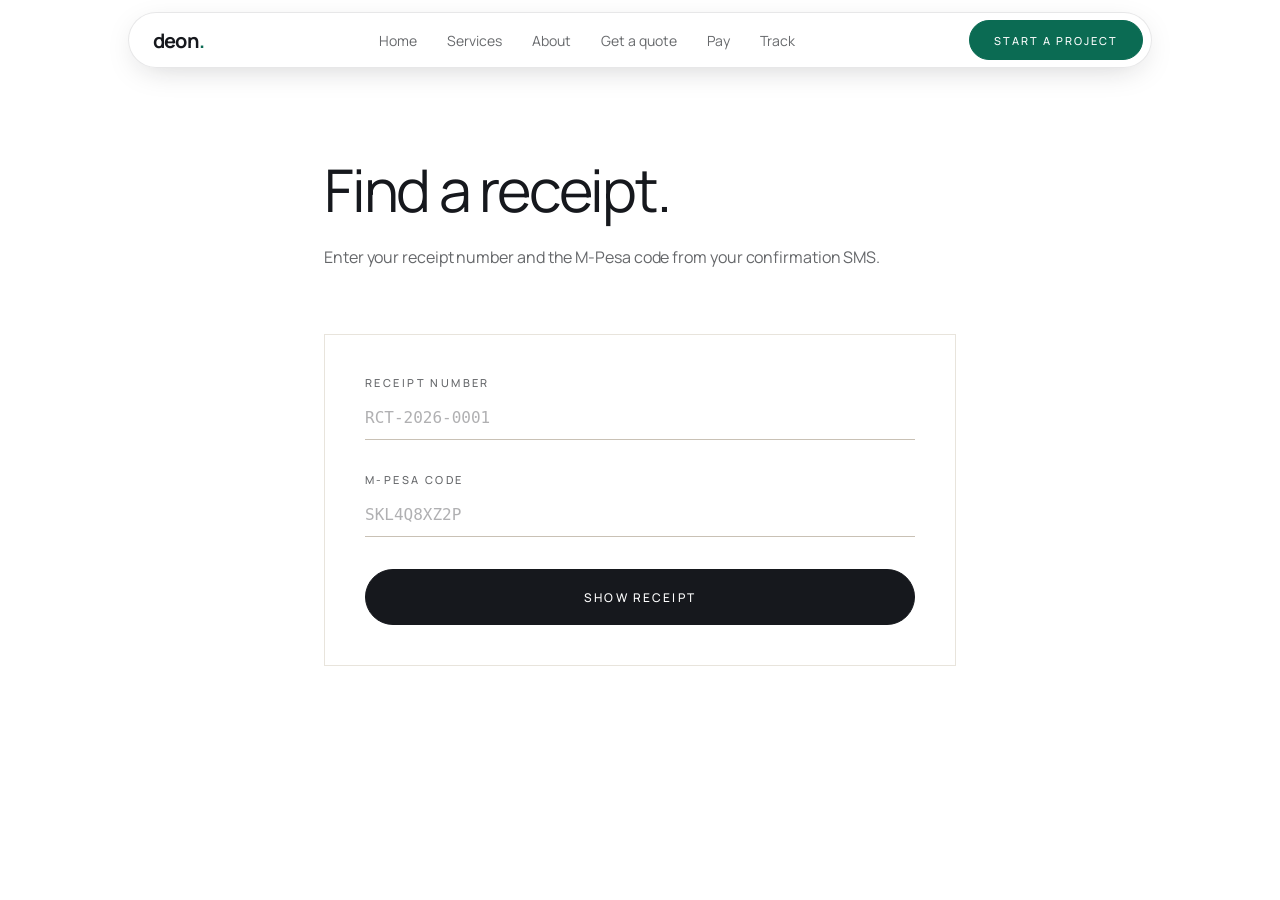
<file: receipt.html>
<!DOCTYPE html>
<html lang="en">
<head>
  <meta charset="UTF-8" />
  <meta name="viewport" content="width=device-width, initial-scale=1.0" />
  <title>Receipt | Deon Orina</title>
  <meta name="description" content="View your payment receipt." />
  <meta name="robots" content="noindex, nofollow" />
  <meta name="author" content="Deon Orina" />
  <meta name="theme-color" content="#0B6B53" />

  <link rel="icon" href="/favicon.ico" sizes="any" />
  <link rel="icon" href="/assets/favicon-32.png" type="image/png" sizes="32x32" />
  <link rel="icon" href="/assets/favicon-96.png" type="image/png" sizes="96x96" />
  <link rel="apple-touch-icon" href="/assets/apple-touch-icon.png" />
  <link rel="manifest" href="/site.webmanifest" />
  <link rel="preconnect" href="https://fonts.googleapis.com" />
  <link rel="preconnect" href="https://fonts.gstatic.com" crossorigin />
  <link href="https://fonts.googleapis.com/css2?family=Manrope:wght@300..800&display=swap" rel="stylesheet" />
  <link rel="stylesheet" href="/styles.css" />
</head>
<body>

  <header class="nav-wrapper" id="nav">
    <nav class="nav" aria-label="Main">
      <a href="/" class="nav-logo" aria-label="Deon Orina, home">deon<span>.</span></a>
      <div class="nav-center">
        <a href="/">Home</a>
        <a href="/services">Services</a>
        <a href="/about">About</a>
        <a href="/quote">Get a quote</a>
        <a href="/pay">Pay</a>
        <a href="/track">Track</a>
      </div>
      <div class="nav-right">
        <a href="/quote" class="btn btn-sm">Start a project</a>
      </div>
      <button class="nav-toggle" id="navToggle" aria-label="Menu" aria-expanded="false" aria-controls="navDrawer"><span></span><span></span><span></span></button>
    </nav>
  </header>
  <div class="nav-drawer" id="navDrawer">
    <a href="/">Home</a>
    <a href="/services">Services</a>
    <a href="/about">About</a>
    <a href="/quote">Get a quote</a>
    <a href="/pay">Pay</a>
    <a href="/track">Track</a>
    <a href="/quote" class="btn">Start a project</a>
  </div>

  <main class="page">
    <div class="wrap receipt-wrap">

      <!-- Lookup, shown when no receipt is given -->
      <section id="lookup" hidden>
        <div class="page-head">
          <h1 class="type-statement hero-anim" style="animation-delay:.08s">Find a receipt.</h1>
          <p class="type-lede muted hero-anim" style="animation-delay:.16s">Enter your receipt number and the M-Pesa code from your confirmation SMS.</p>
        </div>
        <form class="panel form hero-anim" id="lookupForm" style="animation-delay:.24s" novalidate>
          <div class="field"><label for="r-id">Receipt number</label><input id="r-id" name="id" class="mono" placeholder="RCT-2026-0001" required /></div>
          <div class="field"><label for="r-code">M-Pesa code</label><input id="r-code" name="code" class="mono" placeholder="SKL4Q8XZ2P" autocomplete="off" required /></div>
          <p class="field-hint" id="lookupMsg" hidden style="color:var(--red)">No receipt matches that number and M-Pesa code.</p>
          <button class="btn btn-ink btn-full" type="submit">Show receipt</button>
        </form>
      </section>

      <!-- Receipt -->
      <section id="receiptView" hidden>
        <article class="doc hero-anim" id="doc" aria-label="Receipt"></article>
        <div class="doc-actions no-print">
          <button class="btn btn-ink" type="button" onclick="print()">Download PDF</button>
          <a class="btn btn-outline" href="/">Done</a>
        </div>
      </section>

    </div>
  </main>

  <script src="/script.js"></script>
  <script>
  (() => {
    const show = (r) => {
      $('#lookup').hidden = true;
      $('#receiptView').hidden = false;
      document.title = `Receipt ${r.number} | Deon`;
      $('#doc').innerHTML = `
        <header class="doc-head">
          <div class="doc-brand">
            <span class="nav-logo">deon<span>.</span></span>
            <p>${BUSINESS.title}<br>${BUSINESS.email} · ${BUSINESS.phone}<br>${BUSINESS.location}${BUSINESS.pin ? ' · PIN ' + BUSINESS.pin : ''}</p>
          </div>
          <div class="doc-kind"><h2>Receipt</h2><p class="mono">${esc(r.number)}</p></div>
        </header>
        <div class="doc-meta">
          <div><span class="type-label">Received from</span><p>${esc(r.name)}${r.email ? '<br>' + esc(r.email) : ''}${r.phone ? '<br>+' + esc(r.phone) : ''}</p></div>
          <div><span class="type-label">Paid on</span><p>${fmtDateTime(r.paid_at)}</p></div>
          <div><span class="type-label">Method</span><p>${esc(r.method || 'M-Pesa')}<br><span class="mono">${esc(r.mpesa_code)}</span></p></div>
        </div>
        <table class="doc-table">
          <thead><tr><th>Description</th><th>Amount</th></tr></thead>
          <tbody><tr><td>${esc(r.description)}${r.invoice ? `<br><span class="muted">Against invoice <span class="mono">${esc(r.invoice)}</span></span>` : ''}</td><td>${kes(r.amount)}</td></tr></tbody>
        </table>
        <div class="doc-totals">
          <div class="grand"><span>Amount paid</span><span>${kes(r.amount)}</span></div>
        </div>
        <footer class="doc-foot">
          <p>Thank you for your payment.<br>Keep this receipt for your records.</p>
          <span class="doc-stamp"><svg width="14" height="14" viewBox="0 0 24 24" fill="none" aria-hidden="true"><path d="M5 12.5l4.5 4.5L19 7.5" stroke="currentColor" stroke-width="2.5" stroke-linecap="round" stroke-linejoin="round"/></svg>Paid</span>
        </footer>`;
    };

    const DEMO = {
      number: 'RCT-2026-0000', name: 'Jane Wanjiku', email: 'jane@acme.co.ke', phone: '254712345678',
      amount: 60000, description: 'Invoice INV-2026-0001 (50% deposit)', invoice: 'INV-2026-0001',
      mpesa_code: 'SKL4Q8XZ2P', paid_at: new Date().toISOString(),
    };
    const openLookup = (msg) => {
      $('#lookup').hidden = false;
      $('#lookupMsg').hidden = !msg;
      if (msg) $('#lookupMsg').textContent = msg;
    };

    const { id, demo } = params();
    if (demo) return show(DEMO);
    if (id) {
      api('/api/receipts/' + encodeURIComponent(id)).then(show).catch((e) => openLookup(e.status === 404 ? 'That receipt link is not valid. Look it up below.' : e.message));
    } else openLookup();

    $('#lookupForm').addEventListener('submit', async (e) => {
      e.preventDefault();
      const number = $('#r-id').value.trim(), code = $('#r-code').value.trim();
      if (!number || !code) return openLookup('Enter both the receipt number and the M-Pesa code.');
      const btn = e.submitter; if (btn) btn.disabled = true;
      try {
        const { token } = await api('/api/receipts/lookup', { method: 'POST', body: { number, mpesa_code: code } });
        const r = await api('/api/receipts/' + encodeURIComponent(token));
        history.replaceState(null, '', '?id=' + encodeURIComponent(token));
        show(r);
      } catch (err) {
        openLookup(err.status === 404 ? 'No receipt matches that number and M-Pesa code.' : err.message);
      } finally { if (btn) btn.disabled = false; }
    });
  })();
  </script>
</body>
</html>
</file>
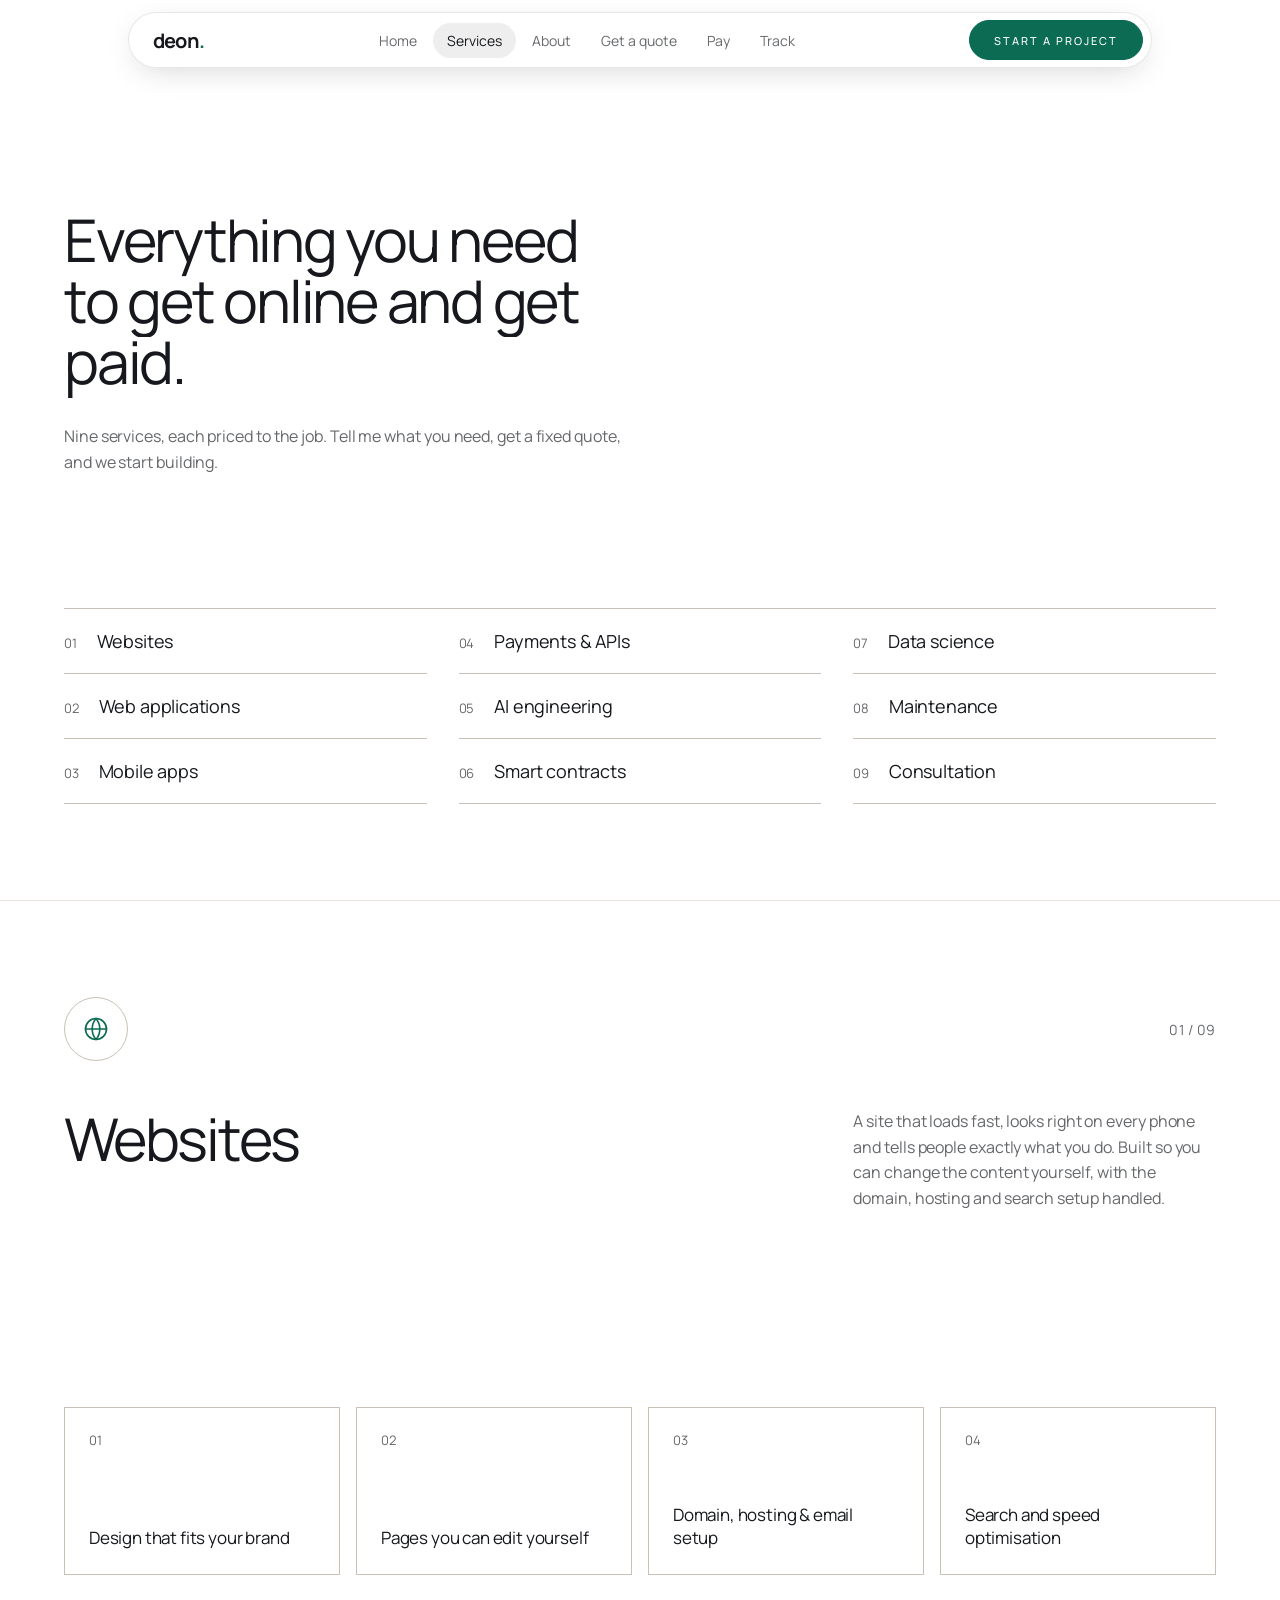
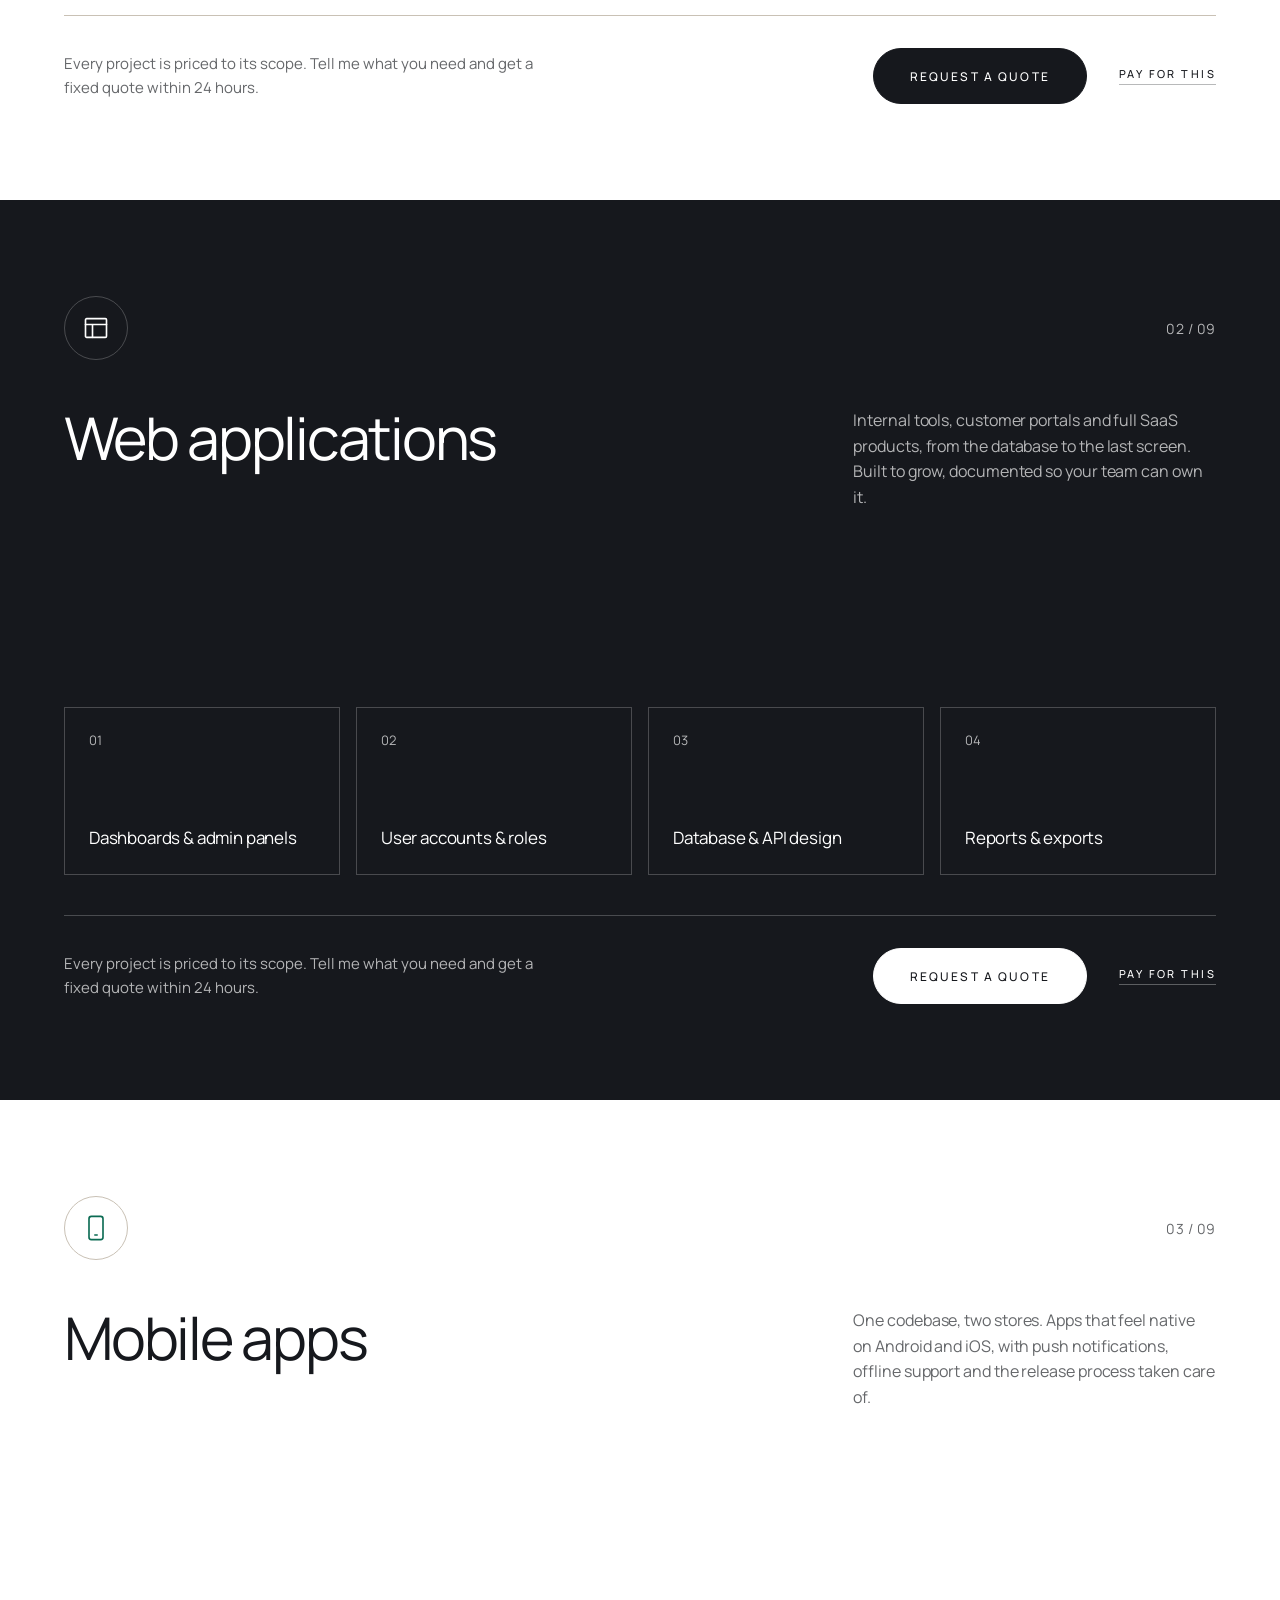
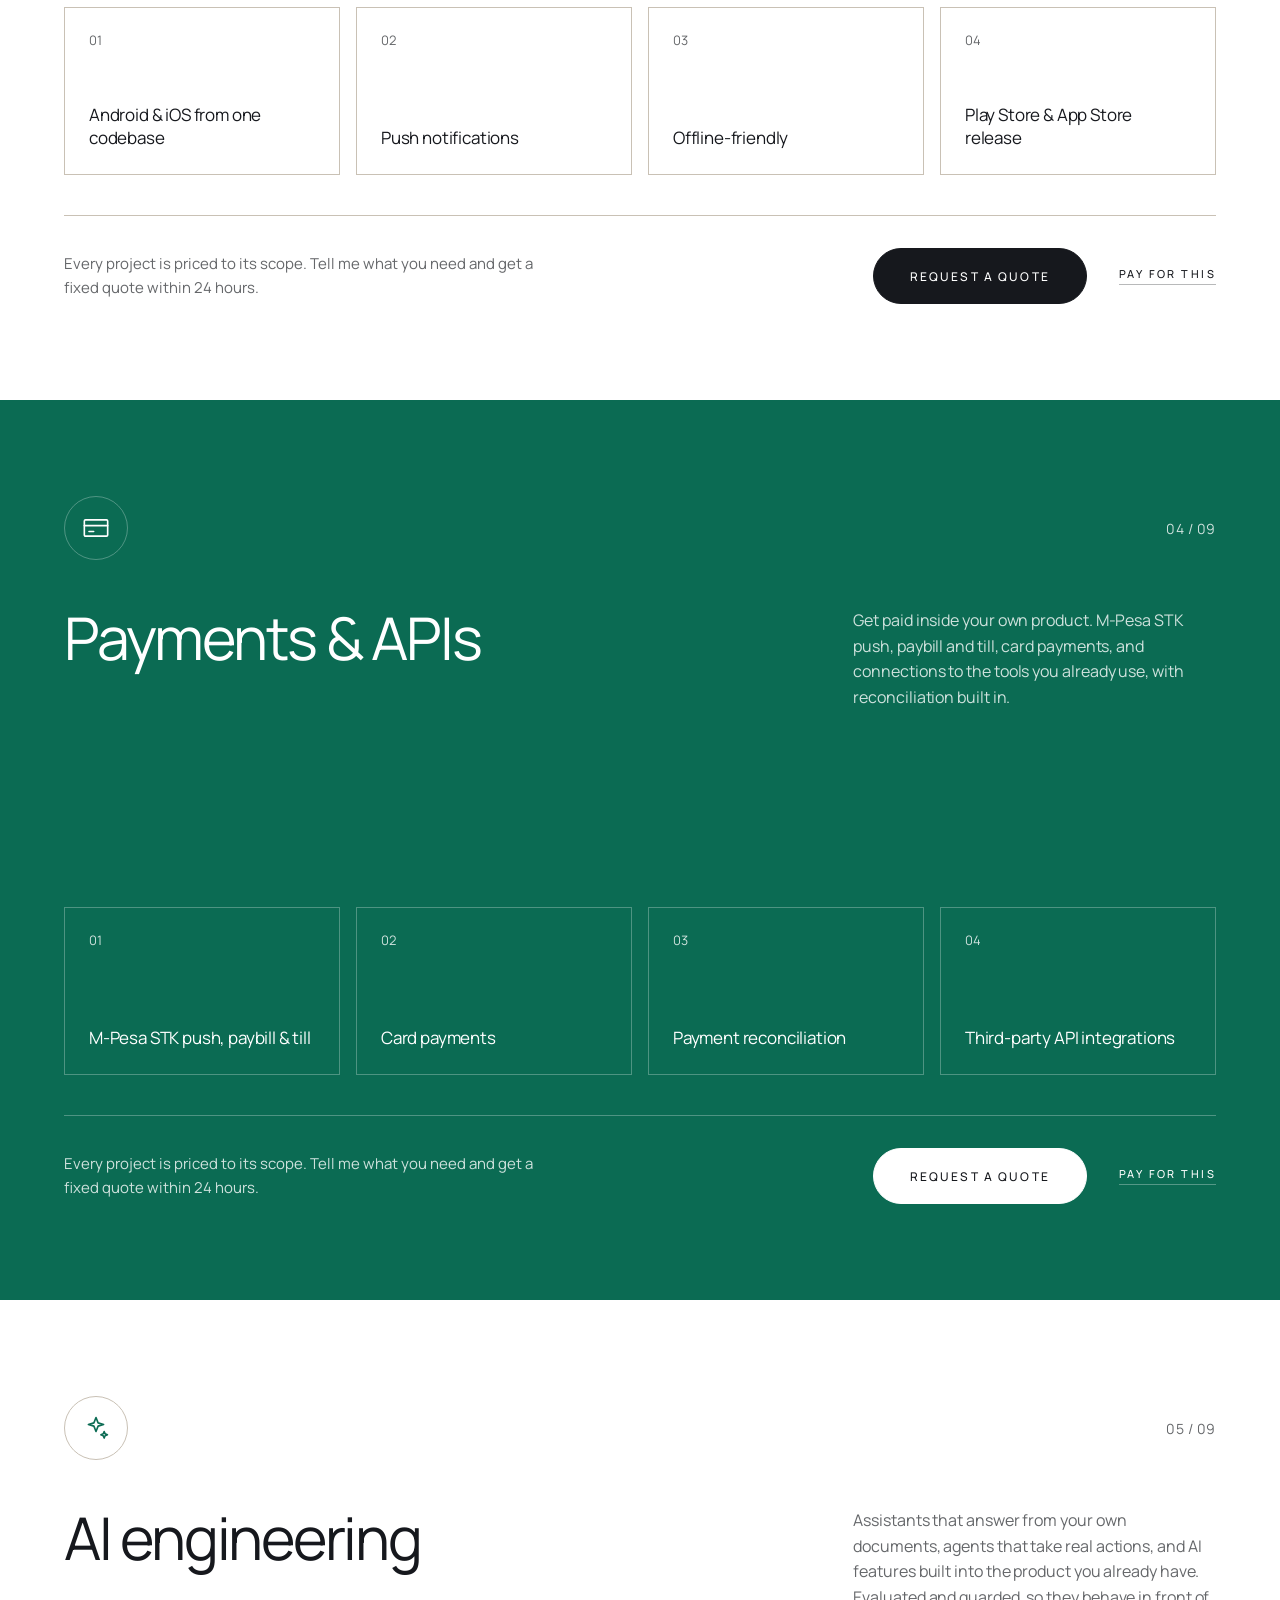
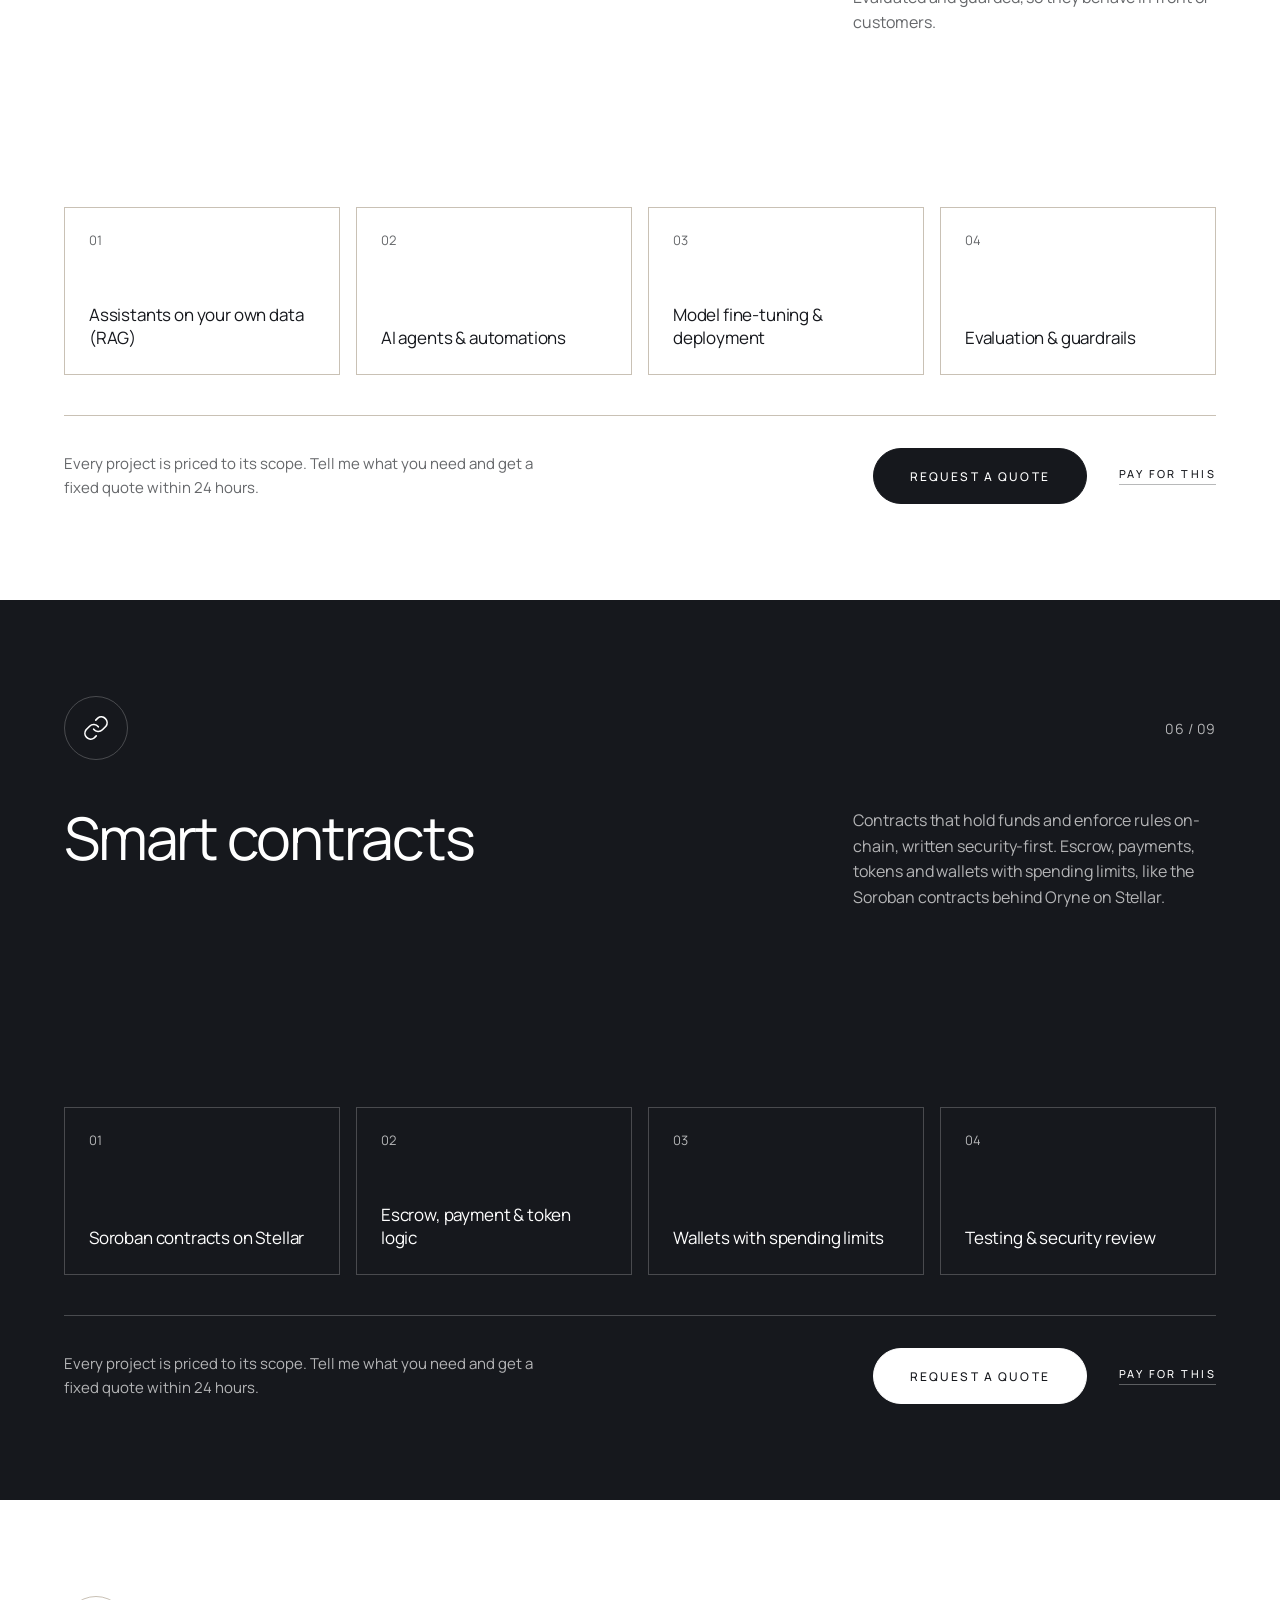
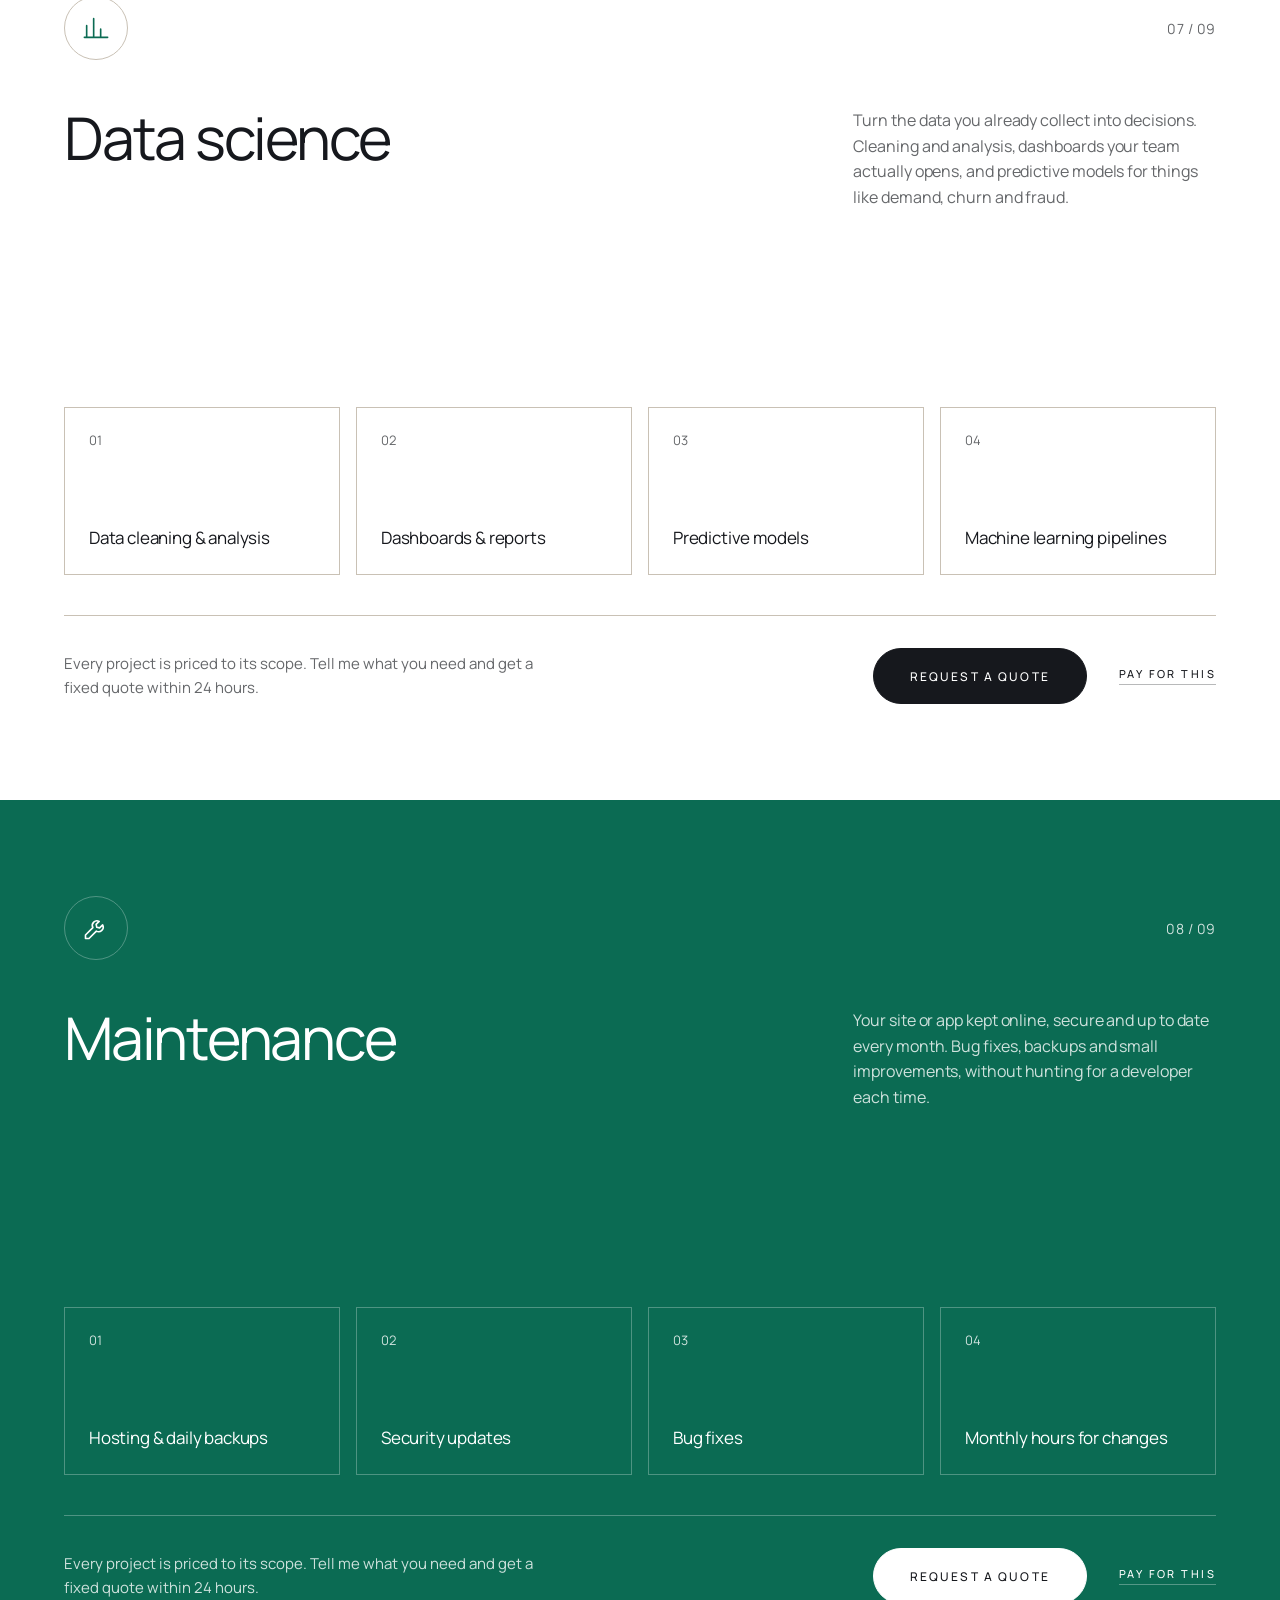
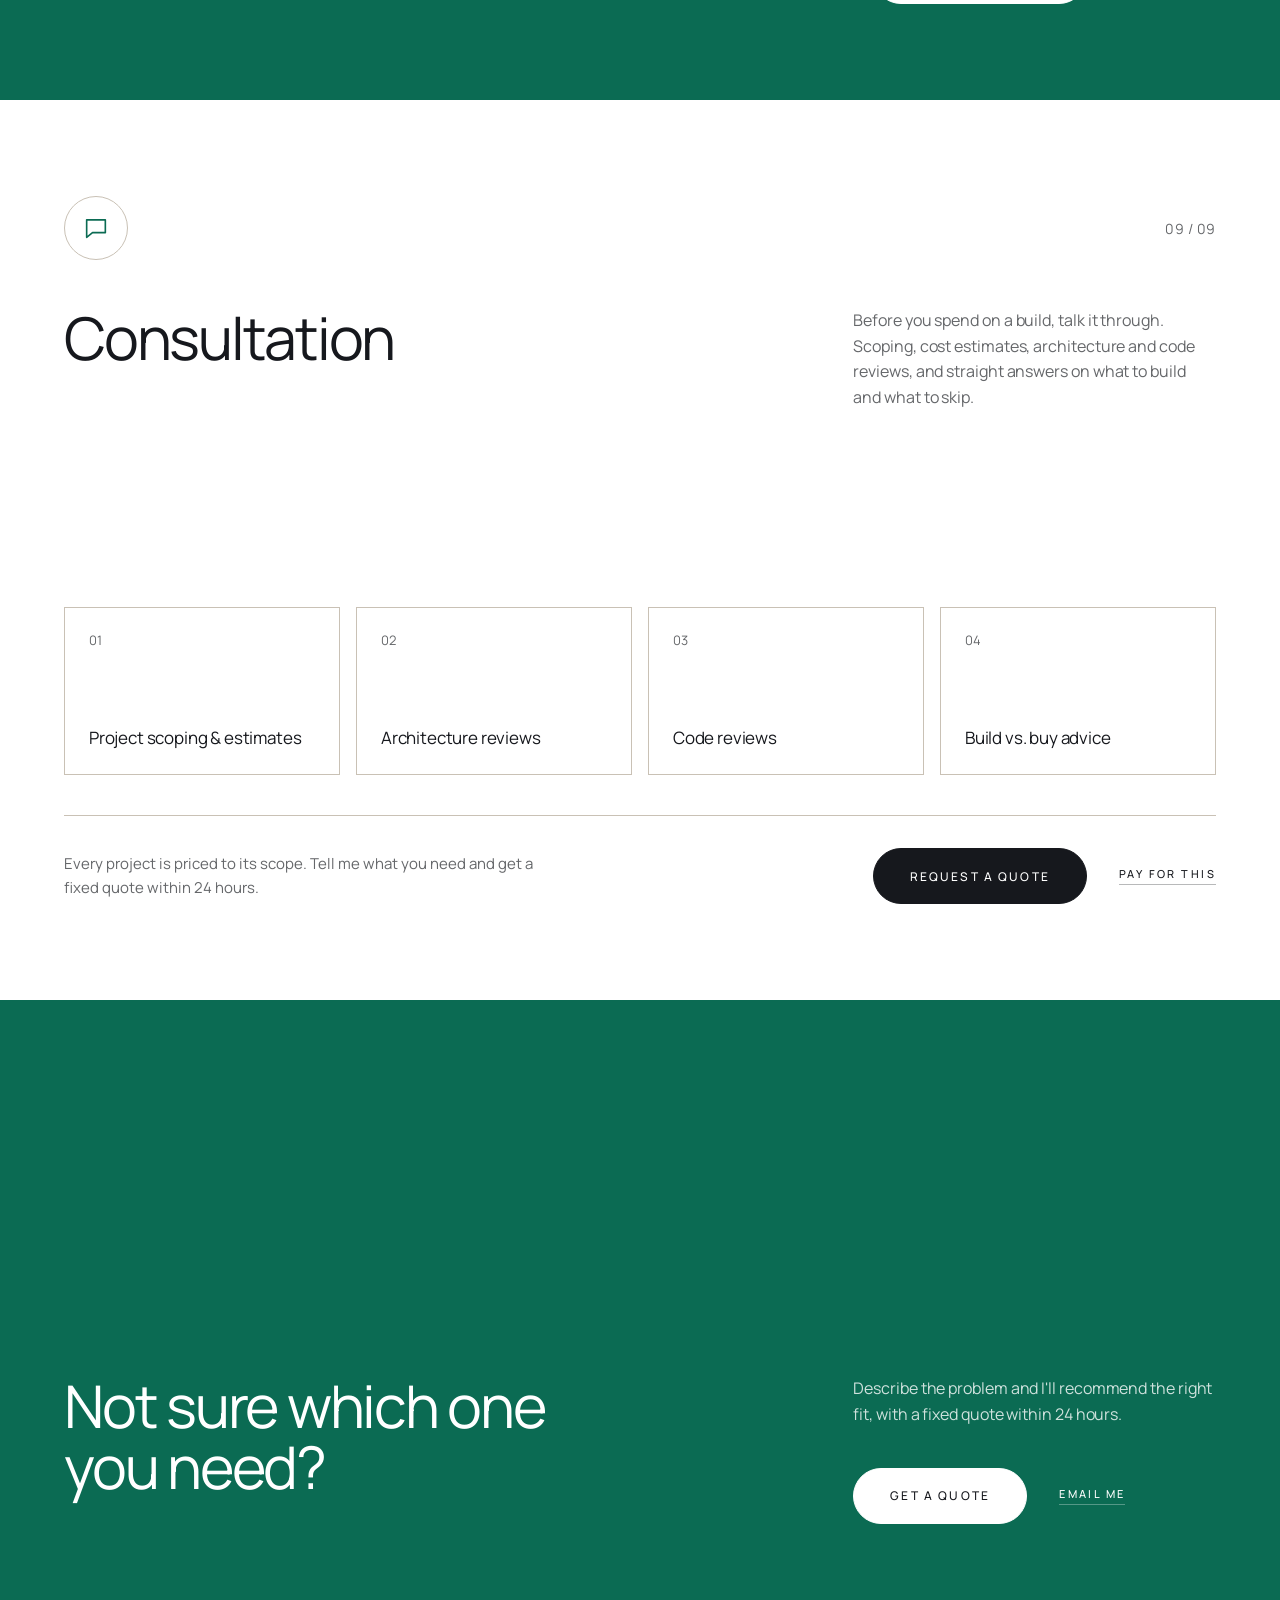
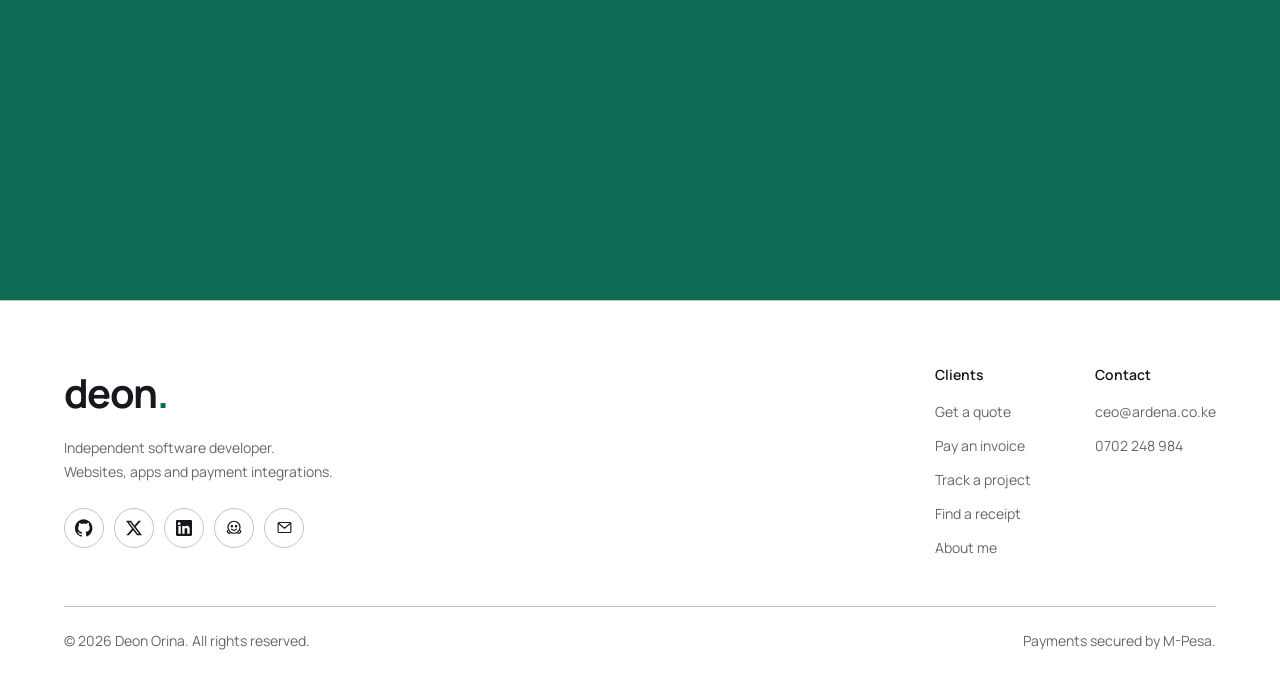
<file: services.html>
<!DOCTYPE html>
<html lang="en">
<head>
  <meta charset="UTF-8" />
  <meta name="viewport" content="width=device-width, initial-scale=1.0" />
  <title>Services: Websites, Web & Mobile Apps, M-Pesa Integration | Deon Orina</title>
  <meta name="description" content="Websites, web and mobile apps, AI engineering, smart contracts, data science, M-Pesa integrations, maintenance and consultation for businesses in Kenya." />
  <meta name="robots" content="index, follow, max-image-preview:large, max-snippet:-1" />
  <meta name="author" content="Deon Orina" />
  <meta name="theme-color" content="#0B6B53" />
  <link rel="canonical" href="https://deon.ardena.co.ke/services" />
  <meta name="geo.region" content="KE" />

  <meta property="og:type" content="website" />
  <meta property="og:site_name" content="Deon Orina" />
  <meta property="og:title" content="Services: Websites, Web & Mobile Apps, M-Pesa Integration | Deon Orina" />
  <meta property="og:description" content="Websites, web and mobile apps, AI engineering, smart contracts, data science, M-Pesa integrations, maintenance and consultation for businesses in Kenya." />
  <meta property="og:url" content="https://deon.ardena.co.ke/services" />
  <meta property="og:image" content="https://deon.ardena.co.ke/assets/og-image.png" />
  <meta property="og:image:width" content="1200" />
  <meta property="og:image:height" content="630" />
  <meta property="og:image:alt" content="Deon Orina logo" />
  <meta property="og:locale" content="en_KE" />
  <meta name="twitter:card" content="summary_large_image" />
  <meta name="twitter:title" content="Services: Websites, Web & Mobile Apps, M-Pesa Integration | Deon Orina" />
  <meta name="twitter:description" content="Websites, web and mobile apps, AI engineering, smart contracts, data science, M-Pesa integrations, maintenance and consultation for businesses in Kenya." />
  <meta name="twitter:image" content="https://deon.ardena.co.ke/assets/og-image.png" />

  <link rel="icon" href="/favicon.ico" sizes="any" />
  <link rel="icon" href="/assets/favicon-32.png" type="image/png" sizes="32x32" />
  <link rel="icon" href="/assets/favicon-96.png" type="image/png" sizes="96x96" />
  <link rel="apple-touch-icon" href="/assets/apple-touch-icon.png" />
  <link rel="manifest" href="/site.webmanifest" />

  <script type="application/ld+json">
{
  "@context": "https://schema.org",
  "@graph": [
    {
      "@type": "ItemList",
      "name": "Services by Deon Orina",
      "itemListElement": [
        {
          "@type": "ListItem",
          "position": 1,
          "item": {
            "@type": "Service",
            "name": "Website development",
            "serviceType": "Website development",
            "provider": {
              "@id": "https://deon.ardena.co.ke/#business"
            },
            "areaServed": {
              "@type": "Country",
              "name": "Kenya"
            },
            "url": "https://deon.ardena.co.ke/services#website"
          }
        },
        {
          "@type": "ListItem",
          "position": 2,
          "item": {
            "@type": "Service",
            "name": "Web application development",
            "serviceType": "Web application development",
            "provider": {
              "@id": "https://deon.ardena.co.ke/#business"
            },
            "areaServed": {
              "@type": "Country",
              "name": "Kenya"
            },
            "url": "https://deon.ardena.co.ke/services#webapp"
          }
        },
        {
          "@type": "ListItem",
          "position": 3,
          "item": {
            "@type": "Service",
            "name": "Mobile app development",
            "serviceType": "Mobile app development",
            "provider": {
              "@id": "https://deon.ardena.co.ke/#business"
            },
            "areaServed": {
              "@type": "Country",
              "name": "Kenya"
            },
            "url": "https://deon.ardena.co.ke/services#mobile"
          }
        },
        {
          "@type": "ListItem",
          "position": 4,
          "item": {
            "@type": "Service",
            "name": "M-Pesa and payment integration",
            "serviceType": "M-Pesa and payment integration",
            "provider": {
              "@id": "https://deon.ardena.co.ke/#business"
            },
            "areaServed": {
              "@type": "Country",
              "name": "Kenya"
            },
            "url": "https://deon.ardena.co.ke/services#payments"
          }
        },
        {
          "@type": "ListItem",
          "position": 5,
          "item": {
            "@type": "Service",
            "name": "AI engineering",
            "serviceType": "AI engineering",
            "provider": {
              "@id": "https://deon.ardena.co.ke/#business"
            },
            "areaServed": {
              "@type": "Country",
              "name": "Kenya"
            },
            "url": "https://deon.ardena.co.ke/services#ai"
          }
        },
        {
          "@type": "ListItem",
          "position": 6,
          "item": {
            "@type": "Service",
            "name": "Smart contract development",
            "serviceType": "Smart contract development",
            "provider": {
              "@id": "https://deon.ardena.co.ke/#business"
            },
            "areaServed": {
              "@type": "Country",
              "name": "Kenya"
            },
            "url": "https://deon.ardena.co.ke/services#contracts"
          }
        },
        {
          "@type": "ListItem",
          "position": 7,
          "item": {
            "@type": "Service",
            "name": "Data science",
            "serviceType": "Data science",
            "provider": {
              "@id": "https://deon.ardena.co.ke/#business"
            },
            "areaServed": {
              "@type": "Country",
              "name": "Kenya"
            },
            "url": "https://deon.ardena.co.ke/services#data"
          }
        },
        {
          "@type": "ListItem",
          "position": 8,
          "item": {
            "@type": "Service",
            "name": "Website and app maintenance",
            "serviceType": "Website and app maintenance",
            "provider": {
              "@id": "https://deon.ardena.co.ke/#business"
            },
            "areaServed": {
              "@type": "Country",
              "name": "Kenya"
            },
            "url": "https://deon.ardena.co.ke/services#care"
          }
        },
        {
          "@type": "ListItem",
          "position": 9,
          "item": {
            "@type": "Service",
            "name": "Technical consultation",
            "serviceType": "Technical consultation",
            "provider": {
              "@id": "https://deon.ardena.co.ke/#business"
            },
            "areaServed": {
              "@type": "Country",
              "name": "Kenya"
            },
            "url": "https://deon.ardena.co.ke/services#consult"
          }
        }
      ]
    },
    {
      "@type": "BreadcrumbList",
      "itemListElement": [
        {
          "@type": "ListItem",
          "position": 1,
          "name": "Home",
          "item": "https://deon.ardena.co.ke/"
        },
        {
          "@type": "ListItem",
          "position": 2,
          "name": "Services",
          "item": "https://deon.ardena.co.ke/services"
        }
      ]
    }
  ]
}
  </script>
  <link rel="preconnect" href="https://fonts.googleapis.com" />
  <link rel="preconnect" href="https://fonts.gstatic.com" crossorigin />
  <link href="https://fonts.googleapis.com/css2?family=Manrope:wght@300..800&display=swap" rel="stylesheet" />
  <link rel="stylesheet" href="/styles.css" />
</head>
<body>

  <header class="nav-wrapper" id="nav">
    <nav class="nav" aria-label="Main">
      <a href="/" class="nav-logo" aria-label="Deon Orina, home">deon<span>.</span></a>
      <div class="nav-center">
        <a href="/">Home</a>
        <a href="/services" class="active">Services</a>
        <a href="/about">About</a>
        <a href="/quote">Get a quote</a>
        <a href="/pay">Pay</a>
        <a href="/track">Track</a>
      </div>
      <div class="nav-right">
        <a href="/quote" class="btn btn-sm">Start a project</a>
      </div>
      <button class="nav-toggle" id="navToggle" aria-label="Menu" aria-expanded="false" aria-controls="navDrawer"><span></span><span></span><span></span></button>
    </nav>
  </header>
  <div class="nav-drawer" id="navDrawer">
    <a href="/">Home</a>
    <a href="/services" class="active">Services</a>
    <a href="/about">About</a>
    <a href="/quote">Get a quote</a>
    <a href="/pay">Pay</a>
    <a href="/track">Track</a>
    <a href="/quote" class="btn">Start a project</a>
  </div>

  <!-- INTRO + INDEX -->
  <section class="chapter tone-white" aria-labelledby="page-title" style="padding-top:var(--nav-h)">
    <div class="wrap">
      <div class="my-auto">
        <h1 id="page-title" class="type-statement mw-16 hero-anim" style="animation-delay:.1s">Everything you need to get online and get paid.</h1>
        <p class="type-lede muted mw-lede hero-anim" style="margin-top:32px;animation-delay:.2s">
          Nine services, each priced to the job. Tell me what you need, get a
          fixed quote, and we start building.
        </p>
      </div>
      <div class="push hero-anim" style="animation-delay:.3s"><ol class="svc-index"><li><a href="#website"><span class="muted">01</span>Websites</a></li><li><a href="#webapp"><span class="muted">02</span>Web applications</a></li><li><a href="#mobile"><span class="muted">03</span>Mobile apps</a></li><li><a href="#payments"><span class="muted">04</span>Payments &amp; APIs</a></li><li><a href="#ai"><span class="muted">05</span>AI engineering</a></li><li><a href="#contracts"><span class="muted">06</span>Smart contracts</a></li><li><a href="#data"><span class="muted">07</span>Data science</a></li><li><a href="#care"><span class="muted">08</span>Maintenance</a></li><li><a href="#consult"><span class="muted">09</span>Consultation</a></li></ol></div>
    </div>
  </section>

  <section class="chapter tone-white" id="website" aria-labelledby="website-title">
    <div class="wrap">
      <div class="svc-top" data-anim>
        <span class="svc-icon"><svg width="28" height="28" viewBox="0 0 24 24" fill="none" stroke="currentColor" stroke-width="1.4" stroke-linecap="round" stroke-linejoin="round" aria-hidden="true"><circle cx="12" cy="12" r="9"/><path d="M3 12h18M12 3a14 14 0 0 1 0 18M12 3a14 14 0 0 0 0 18"/></svg></span>
        <span class="svc-count muted">01 / 09</span>
      </div>
      <div class="grid12" style="margin-top:48px">
        <h2 id="website-title" class="type-statement mw-14 c-7" data-anim>Websites</h2>
        <p class="type-lede muted c-4 start-9 self-end" data-anim style="--delay:120ms">A site that loads fast, looks right on every phone and tells people exactly what you do. Built so you can change the content yourself, with the domain, hosting and search setup handled.</p>
      </div>
      <div class="push" data-anim style="--delay:160ms">
        <ul class="included"><li><span class="muted">01</span>Design that fits your brand</li><li><span class="muted">02</span>Pages you can edit yourself</li><li><span class="muted">03</span>Domain, hosting &amp; email setup</li><li><span class="muted">04</span>Search and speed optimisation</li></ul>
        <div class="svc-foot">
          <p class="muted">Every project is priced to its scope. Tell me what you need and get a fixed quote within 24 hours.</p>
          <div class="svc-actions">
            <a href="/quote?service=website" class="btn btn-ink">Request a quote</a>
            <a href="/pay?service=website" class="text-link type-label">Pay for this</a>
          </div>
        </div>
      </div>
    </div>
  </section>

  <section class="chapter tone-ink" id="webapp" aria-labelledby="webapp-title">
    <div class="wrap">
      <div class="svc-top" data-anim>
        <span class="svc-icon"><svg width="28" height="28" viewBox="0 0 24 24" fill="none" stroke="currentColor" stroke-width="1.4" stroke-linecap="round" stroke-linejoin="round" aria-hidden="true"><rect x="3" y="4" width="18" height="16" rx="1"/><path d="M3 9h18M9 9v11"/></svg></span>
        <span class="svc-count muted">02 / 09</span>
      </div>
      <div class="grid12" style="margin-top:48px">
        <h2 id="webapp-title" class="type-statement mw-14 c-7" data-anim>Web applications</h2>
        <p class="type-lede muted c-4 start-9 self-end" data-anim style="--delay:120ms">Internal tools, customer portals and full SaaS products, from the database to the last screen. Built to grow, documented so your team can own it.</p>
      </div>
      <div class="push" data-anim style="--delay:160ms">
        <ul class="included"><li><span class="muted">01</span>Dashboards &amp; admin panels</li><li><span class="muted">02</span>User accounts &amp; roles</li><li><span class="muted">03</span>Database &amp; API design</li><li><span class="muted">04</span>Reports &amp; exports</li></ul>
        <div class="svc-foot">
          <p class="muted">Every project is priced to its scope. Tell me what you need and get a fixed quote within 24 hours.</p>
          <div class="svc-actions">
            <a href="/quote?service=webapp" class="btn btn-white">Request a quote</a>
            <a href="/pay?service=webapp" class="text-link type-label">Pay for this</a>
          </div>
        </div>
      </div>
    </div>
  </section>

  <section class="chapter tone-white" id="mobile" aria-labelledby="mobile-title">
    <div class="wrap">
      <div class="svc-top" data-anim>
        <span class="svc-icon"><svg width="28" height="28" viewBox="0 0 24 24" fill="none" stroke="currentColor" stroke-width="1.4" stroke-linecap="round" stroke-linejoin="round" aria-hidden="true"><rect x="6" y="2" width="12" height="20" rx="2"/><path d="M11 18h2"/></svg></span>
        <span class="svc-count muted">03 / 09</span>
      </div>
      <div class="grid12" style="margin-top:48px">
        <h2 id="mobile-title" class="type-statement mw-14 c-7" data-anim>Mobile apps</h2>
        <p class="type-lede muted c-4 start-9 self-end" data-anim style="--delay:120ms">One codebase, two stores. Apps that feel native on Android and iOS, with push notifications, offline support and the release process taken care of.</p>
      </div>
      <div class="push" data-anim style="--delay:160ms">
        <ul class="included"><li><span class="muted">01</span>Android &amp; iOS from one codebase</li><li><span class="muted">02</span>Push notifications</li><li><span class="muted">03</span>Offline-friendly</li><li><span class="muted">04</span>Play Store &amp; App Store release</li></ul>
        <div class="svc-foot">
          <p class="muted">Every project is priced to its scope. Tell me what you need and get a fixed quote within 24 hours.</p>
          <div class="svc-actions">
            <a href="/quote?service=mobile" class="btn btn-ink">Request a quote</a>
            <a href="/pay?service=mobile" class="text-link type-label">Pay for this</a>
          </div>
        </div>
      </div>
    </div>
  </section>

  <section class="chapter tone-green" id="payments" aria-labelledby="payments-title">
    <div class="wrap">
      <div class="svc-top" data-anim>
        <span class="svc-icon"><svg width="28" height="28" viewBox="0 0 24 24" fill="none" stroke="currentColor" stroke-width="1.4" stroke-linecap="round" stroke-linejoin="round" aria-hidden="true"><rect x="2" y="5" width="20" height="14" rx="1"/><path d="M2 10h20M6 15h4"/></svg></span>
        <span class="svc-count muted">04 / 09</span>
      </div>
      <div class="grid12" style="margin-top:48px">
        <h2 id="payments-title" class="type-statement mw-14 c-7" data-anim>Payments &amp; APIs</h2>
        <p class="type-lede muted c-4 start-9 self-end" data-anim style="--delay:120ms">Get paid inside your own product. M-Pesa STK push, paybill and till, card payments, and connections to the tools you already use, with reconciliation built in.</p>
      </div>
      <div class="push" data-anim style="--delay:160ms">
        <ul class="included"><li><span class="muted">01</span>M-Pesa STK push, paybill &amp; till</li><li><span class="muted">02</span>Card payments</li><li><span class="muted">03</span>Payment reconciliation</li><li><span class="muted">04</span>Third-party API integrations</li></ul>
        <div class="svc-foot">
          <p class="muted">Every project is priced to its scope. Tell me what you need and get a fixed quote within 24 hours.</p>
          <div class="svc-actions">
            <a href="/quote?service=payments" class="btn btn-white">Request a quote</a>
            <a href="/pay?service=payments" class="text-link type-label">Pay for this</a>
          </div>
        </div>
      </div>
    </div>
  </section>

  <section class="chapter tone-white" id="ai" aria-labelledby="ai-title">
    <div class="wrap">
      <div class="svc-top" data-anim>
        <span class="svc-icon"><svg width="28" height="28" viewBox="0 0 24 24" fill="none" stroke="currentColor" stroke-width="1.4" stroke-linecap="round" stroke-linejoin="round" aria-hidden="true"><path d="M12 3l1.8 4.6L18.5 9l-4.7 1.4L12 15l-1.8-4.6L5.5 9l4.7-1.4z"/><path d="M19 15l.8 2 2 .8-2 .8-.8 2-.8-2-2-.8 2-.8z"/></svg></span>
        <span class="svc-count muted">05 / 09</span>
      </div>
      <div class="grid12" style="margin-top:48px">
        <h2 id="ai-title" class="type-statement mw-14 c-7" data-anim>AI engineering</h2>
        <p class="type-lede muted c-4 start-9 self-end" data-anim style="--delay:120ms">Assistants that answer from your own documents, agents that take real actions, and AI features built into the product you already have. Evaluated and guarded, so they behave in front of customers.</p>
      </div>
      <div class="push" data-anim style="--delay:160ms">
        <ul class="included"><li><span class="muted">01</span>Assistants on your own data (RAG)</li><li><span class="muted">02</span>AI agents &amp; automations</li><li><span class="muted">03</span>Model fine-tuning &amp; deployment</li><li><span class="muted">04</span>Evaluation &amp; guardrails</li></ul>
        <div class="svc-foot">
          <p class="muted">Every project is priced to its scope. Tell me what you need and get a fixed quote within 24 hours.</p>
          <div class="svc-actions">
            <a href="/quote?service=ai" class="btn btn-ink">Request a quote</a>
            <a href="/pay?service=ai" class="text-link type-label">Pay for this</a>
          </div>
        </div>
      </div>
    </div>
  </section>

  <section class="chapter tone-ink" id="contracts" aria-labelledby="contracts-title">
    <div class="wrap">
      <div class="svc-top" data-anim>
        <span class="svc-icon"><svg width="28" height="28" viewBox="0 0 24 24" fill="none" stroke="currentColor" stroke-width="1.4" stroke-linecap="round" stroke-linejoin="round" aria-hidden="true"><path d="M10 13a5 5 0 0 0 7.5.5l3-3a5 5 0 0 0-7-7l-1.7 1.7"/><path d="M14 11a5 5 0 0 0-7.5-.5l-3 3a5 5 0 0 0 7 7l1.7-1.7"/></svg></span>
        <span class="svc-count muted">06 / 09</span>
      </div>
      <div class="grid12" style="margin-top:48px">
        <h2 id="contracts-title" class="type-statement mw-14 c-7" data-anim>Smart contracts</h2>
        <p class="type-lede muted c-4 start-9 self-end" data-anim style="--delay:120ms">Contracts that hold funds and enforce rules on-chain, written security-first. Escrow, payments, tokens and wallets with spending limits, like the Soroban contracts behind Oryne on Stellar.</p>
      </div>
      <div class="push" data-anim style="--delay:160ms">
        <ul class="included"><li><span class="muted">01</span>Soroban contracts on Stellar</li><li><span class="muted">02</span>Escrow, payment &amp; token logic</li><li><span class="muted">03</span>Wallets with spending limits</li><li><span class="muted">04</span>Testing &amp; security review</li></ul>
        <div class="svc-foot">
          <p class="muted">Every project is priced to its scope. Tell me what you need and get a fixed quote within 24 hours.</p>
          <div class="svc-actions">
            <a href="/quote?service=contracts" class="btn btn-white">Request a quote</a>
            <a href="/pay?service=contracts" class="text-link type-label">Pay for this</a>
          </div>
        </div>
      </div>
    </div>
  </section>

  <section class="chapter tone-white" id="data" aria-labelledby="data-title">
    <div class="wrap">
      <div class="svc-top" data-anim>
        <span class="svc-icon"><svg width="28" height="28" viewBox="0 0 24 24" fill="none" stroke="currentColor" stroke-width="1.4" stroke-linecap="round" stroke-linejoin="round" aria-hidden="true"><path d="M4 20V10M10 20V4M16 20v-7M22 20H2"/></svg></span>
        <span class="svc-count muted">07 / 09</span>
      </div>
      <div class="grid12" style="margin-top:48px">
        <h2 id="data-title" class="type-statement mw-14 c-7" data-anim>Data science</h2>
        <p class="type-lede muted c-4 start-9 self-end" data-anim style="--delay:120ms">Turn the data you already collect into decisions. Cleaning and analysis, dashboards your team actually opens, and predictive models for things like demand, churn and fraud.</p>
      </div>
      <div class="push" data-anim style="--delay:160ms">
        <ul class="included"><li><span class="muted">01</span>Data cleaning &amp; analysis</li><li><span class="muted">02</span>Dashboards &amp; reports</li><li><span class="muted">03</span>Predictive models</li><li><span class="muted">04</span>Machine learning pipelines</li></ul>
        <div class="svc-foot">
          <p class="muted">Every project is priced to its scope. Tell me what you need and get a fixed quote within 24 hours.</p>
          <div class="svc-actions">
            <a href="/quote?service=data" class="btn btn-ink">Request a quote</a>
            <a href="/pay?service=data" class="text-link type-label">Pay for this</a>
          </div>
        </div>
      </div>
    </div>
  </section>

  <section class="chapter tone-green" id="care" aria-labelledby="care-title">
    <div class="wrap">
      <div class="svc-top" data-anim>
        <span class="svc-icon"><svg width="28" height="28" viewBox="0 0 24 24" fill="none" stroke="currentColor" stroke-width="1.4" stroke-linecap="round" stroke-linejoin="round" aria-hidden="true"><path d="M14.7 6.3a4 4 0 0 0-5.4 5.4L3 18v3h3l6.3-6.3a4 4 0 0 0 5.4-5.4l-2.6 2.6-2.4-.6-.6-2.4z"/></svg></span>
        <span class="svc-count muted">08 / 09</span>
      </div>
      <div class="grid12" style="margin-top:48px">
        <h2 id="care-title" class="type-statement mw-14 c-7" data-anim>Maintenance</h2>
        <p class="type-lede muted c-4 start-9 self-end" data-anim style="--delay:120ms">Your site or app kept online, secure and up to date every month. Bug fixes, backups and small improvements, without hunting for a developer each time.</p>
      </div>
      <div class="push" data-anim style="--delay:160ms">
        <ul class="included"><li><span class="muted">01</span>Hosting &amp; daily backups</li><li><span class="muted">02</span>Security updates</li><li><span class="muted">03</span>Bug fixes</li><li><span class="muted">04</span>Monthly hours for changes</li></ul>
        <div class="svc-foot">
          <p class="muted">Every project is priced to its scope. Tell me what you need and get a fixed quote within 24 hours.</p>
          <div class="svc-actions">
            <a href="/quote?service=care" class="btn btn-white">Request a quote</a>
            <a href="/pay?service=care" class="text-link type-label">Pay for this</a>
          </div>
        </div>
      </div>
    </div>
  </section>

  <section class="chapter tone-white" id="consult" aria-labelledby="consult-title">
    <div class="wrap">
      <div class="svc-top" data-anim>
        <span class="svc-icon"><svg width="28" height="28" viewBox="0 0 24 24" fill="none" stroke="currentColor" stroke-width="1.4" stroke-linecap="round" stroke-linejoin="round" aria-hidden="true"><path d="M4 5h16v11H9l-5 4z"/></svg></span>
        <span class="svc-count muted">09 / 09</span>
      </div>
      <div class="grid12" style="margin-top:48px">
        <h2 id="consult-title" class="type-statement mw-14 c-7" data-anim>Consultation</h2>
        <p class="type-lede muted c-4 start-9 self-end" data-anim style="--delay:120ms">Before you spend on a build, talk it through. Scoping, cost estimates, architecture and code reviews, and straight answers on what to build and what to skip.</p>
      </div>
      <div class="push" data-anim style="--delay:160ms">
        <ul class="included"><li><span class="muted">01</span>Project scoping &amp; estimates</li><li><span class="muted">02</span>Architecture reviews</li><li><span class="muted">03</span>Code reviews</li><li><span class="muted">04</span>Build vs. buy advice</li></ul>
        <div class="svc-foot">
          <p class="muted">Every project is priced to its scope. Tell me what you need and get a fixed quote within 24 hours.</p>
          <div class="svc-actions">
            <a href="/quote?service=consult" class="btn btn-ink">Request a quote</a>
            <a href="/pay?service=consult" class="text-link type-label">Pay for this</a>
          </div>
        </div>
      </div>
    </div>
  </section>

  <!-- CLOSING -->
  <section class="chapter tone-green" aria-labelledby="start-title">
    <div class="wrap">
      <div class="grid12 my-auto">
        <h2 id="start-title" class="type-statement mw-14 c-8" data-anim>Not sure which one you need?</h2>
        <div class="c-4 self-end" data-anim style="--delay:120ms">
          <p class="type-lede muted">Describe the problem and I'll recommend the right fit, with a fixed quote within 24 hours.</p>
          <div style="margin-top:40px;display:flex;flex-wrap:wrap;align-items:center;gap:20px 32px">
            <a href="/quote" class="btn btn-white">Get a quote</a>
            <a href="mailto:ceo@ardena.co.ke" class="text-link type-label">Email me</a>
          </div>
        </div>
      </div>
    </div>
  </section>

  <footer class="footer">
    <div class="wrap">
      <div class="footer-main">
        <div class="footer-brand">
          <a href="/" class="nav-logo">deon<span>.</span></a>
          <p>Independent software developer.<br>Websites, apps and payment integrations.</p>
          <div class="socials">
            <a href="https://github.com/Deon62" target="_blank" rel="noopener me" aria-label="GitHub" title="GitHub"><svg width="18" height="18" viewBox="0 0 24 24" fill="currentColor" aria-hidden="true"><path d="M12 .3a12 12 0 0 0-3.8 23.4c.6.1.8-.3.8-.6v-2c-3.3.7-4-1.6-4-1.6-.6-1.4-1.4-1.8-1.4-1.8-1-.7.1-.7.1-.7 1.2.1 1.8 1.2 1.8 1.2 1 1.8 2.8 1.3 3.5 1 .1-.8.4-1.3.8-1.6-2.7-.3-5.5-1.3-5.5-5.9 0-1.3.5-2.4 1.2-3.2-.1-.3-.5-1.5.1-3.2 0 0 1-.3 3.3 1.2a11.5 11.5 0 0 1 6 0C17.3 4.7 18.3 5 18.3 5c.7 1.7.2 2.9.1 3.2.8.8 1.2 1.9 1.2 3.2 0 4.6-2.8 5.6-5.5 5.9.4.4.8 1.1.8 2.2v3.3c0 .3.2.7.8.6A12 12 0 0 0 12 .3"/></svg></a>
            <a href="https://x.com/_deongideon" target="_blank" rel="noopener me" aria-label="X (Twitter)" title="X"><svg width="16" height="16" viewBox="0 0 24 24" fill="currentColor" aria-hidden="true"><path d="M18.9 1.2h3.7l-8 9.1L24 22.8h-7.4l-5.8-7.6-6.6 7.6H.5l8.6-9.8L0 1.2h7.6l5.2 6.9zm-1.3 19.4h2L6.5 3.2H4.3z"/></svg></a>
            <a href="https://www.linkedin.com/in/deonorinahq" target="_blank" rel="noopener me" aria-label="LinkedIn" title="LinkedIn"><svg width="16" height="16" viewBox="0 0 24 24" fill="currentColor" aria-hidden="true"><path d="M20.4 20.5h-3.5v-5.6c0-1.3 0-3-1.9-3s-2.1 1.4-2.1 2.9v5.7H9.4V9h3.4v1.6c.5-.9 1.6-1.9 3.4-1.9 3.6 0 4.3 2.4 4.3 5.5zM5.3 7.4a2.1 2.1 0 1 1 0-4.1 2.1 2.1 0 0 1 0 4.1M7.1 20.5H3.6V9h3.5zM22.2 0H1.8C.8 0 0 .8 0 1.7v20.6c0 .9.8 1.7 1.8 1.7h20.4c1 0 1.8-.8 1.8-1.7V1.7C24 .8 23.2 0 22.2 0"/></svg></a>
            <a href="https://huggingface.co/chinesemusk" target="_blank" rel="noopener me" aria-label="Hugging Face" title="Hugging Face"><svg width="18" height="18" viewBox="0 0 24 24" fill="none" stroke="currentColor" stroke-width="1.6" stroke-linecap="round" stroke-linejoin="round" aria-hidden="true"><circle cx="12" cy="11" r="8"/><path d="M8.6 13.4c1.9 1.9 4.9 1.9 6.8 0"/><circle cx="9.2" cy="9.6" r=".9" fill="currentColor"/><circle cx="14.8" cy="9.6" r=".9" fill="currentColor"/><path d="M3.5 15.5c-.8 1.2-.4 2.6.7 3l2.3.9M20.5 15.5c.8 1.2.4 2.6-.7 3l-2.3.9"/></svg></a>
            <a href="mailto:ceo@ardena.co.ke" aria-label="Email" title="Email"><svg width="17" height="17" viewBox="0 0 24 24" fill="none" stroke="currentColor" stroke-width="1.6" stroke-linecap="round" stroke-linejoin="round" aria-hidden="true"><rect x="3" y="5" width="18" height="14" rx="1.5"/><path d="M3.5 6l8.5 7 8.5-7"/></svg></a>
          </div>
        </div>
        <div class="footer-cols">
          <div class="footer-col">
            <h5>Clients</h5>
            <ul>
              <li><a href="/quote">Get a quote</a></li>
              <li><a href="/pay">Pay an invoice</a></li>
              <li><a href="/track">Track a project</a></li>
              <li><a href="/receipt">Find a receipt</a></li>
              <li><a href="/about">About me</a></li>
            </ul>
          </div>
          <div class="footer-col">
            <h5>Contact</h5>
            <ul>
              <li><a href="mailto:ceo@ardena.co.ke">ceo@ardena.co.ke</a></li>
              <li><a href="tel:+254702248984">0702 248 984</a></li>
            </ul>
          </div>
        </div>
      </div>
      <div class="footer-bottom">
        <span>&copy; <span data-year></span> Deon Orina. All rights reserved.</span>
        <span>Payments secured by M-Pesa.</span>
      </div>
    </div>
  </footer>

  <script src="/script.js"></script>
</body>
</html>
</file>
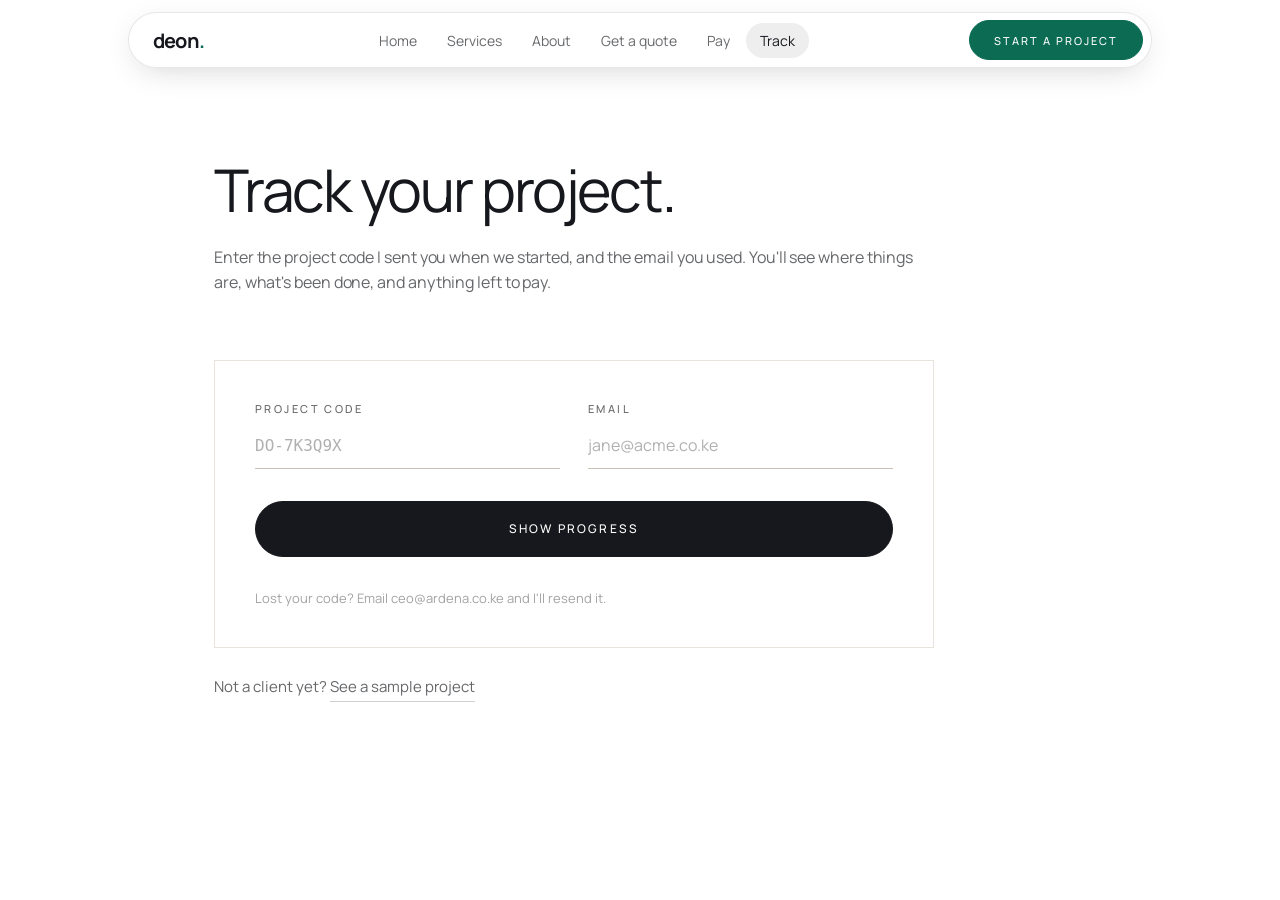
<file: track.html>
<!DOCTYPE html>
<html lang="en">
<head>
  <meta charset="UTF-8" />
  <meta name="viewport" content="width=device-width, initial-scale=1.0" />
  <title>Track your project | Deon Orina</title>
  <meta name="description" content="Clients of Deon Orina can check live progress on their project: current stage, updates, and invoices." />
  <link rel="canonical" href="https://deon.ardena.co.ke/track" />
  <meta property="og:title" content="Track your project | Deon Orina" />
  <meta property="og:description" content="Live progress on your project: stage, updates and invoices." />
  <meta property="og:url" content="https://deon.ardena.co.ke/track" />
  <meta property="og:image" content="https://deon.ardena.co.ke/assets/og-image.png" />
  <meta name="twitter:card" content="summary_large_image" />
  <meta name="author" content="Deon Orina" />
  <meta name="theme-color" content="#0B6B53" />

  <link rel="icon" href="/favicon.ico" sizes="any" />
  <link rel="icon" href="/assets/favicon-32.png" type="image/png" sizes="32x32" />
  <link rel="icon" href="/assets/favicon-96.png" type="image/png" sizes="96x96" />
  <link rel="apple-touch-icon" href="/assets/apple-touch-icon.png" />
  <link rel="manifest" href="/site.webmanifest" />
  <link rel="preconnect" href="https://fonts.googleapis.com" />
  <link rel="preconnect" href="https://fonts.gstatic.com" crossorigin />
  <link href="https://fonts.googleapis.com/css2?family=Manrope:wght@300..800&display=swap" rel="stylesheet" />
  <link rel="stylesheet" href="/styles.css" />
</head>
<body>

  <header class="nav-wrapper" id="nav">
    <nav class="nav" aria-label="Main">
      <a href="/" class="nav-logo" aria-label="Deon Orina, home">deon<span>.</span></a>
      <div class="nav-center">
        <a href="/">Home</a>
        <a href="/services">Services</a>
        <a href="/about">About</a>
        <a href="/quote">Get a quote</a>
        <a href="/pay">Pay</a>
        <a href="/track" class="active">Track</a>
      </div>
      <div class="nav-right">
        <a href="/quote" class="btn btn-sm">Start a project</a>
      </div>
      <button class="nav-toggle" id="navToggle" aria-label="Menu" aria-expanded="false" aria-controls="navDrawer"><span></span><span></span><span></span></button>
    </nav>
  </header>
  <div class="nav-drawer" id="navDrawer">
    <a href="/">Home</a>
    <a href="/services">Services</a>
    <a href="/about">About</a>
    <a href="/quote">Get a quote</a>
    <a href="/pay">Pay</a>
    <a href="/track" class="active">Track</a>
    <a href="/quote" class="btn">Start a project</a>
  </div>

  <main class="page">
    <div class="wrap track-wrap">

      <!-- Lookup -->
      <section id="lookup">
        <div class="page-head">
          <h1 class="type-statement">Track your project.</h1>
          <p class="type-lede muted">Enter the project code I sent you when we started, and the email you used. You'll see where things are, what's been done, and anything left to pay.</p>
        </div>
        <form class="panel form" id="trackForm" novalidate>
          <div class="form-row">
            <div class="field"><label for="t-code">Project code</label><input id="t-code" name="code" class="mono" placeholder="DO-7K3Q9X" autocomplete="off" autocapitalize="characters" required /></div>
            <div class="field"><label for="t-email">Email</label><input id="t-email" name="email" type="email" autocomplete="email" placeholder="jane@acme.co.ke" required /></div>
          </div>
          <p class="field-hint" id="trackMsg" hidden style="color:var(--red)"></p>
          <button class="btn btn-ink btn-full" type="submit">Show progress</button>
          <p class="field-hint">Lost your code? Email <a href="mailto:ceo@ardena.co.ke">ceo@ardena.co.ke</a> and I'll resend it.</p>
        </form>
        <p class="track-sample">Not a client yet? <a class="text-link" href="/track?demo=1">See a sample project</a></p>
      </section>

      <!-- Project -->
      <section id="project" hidden aria-live="polite">
        <div class="track-head">
          <p class="mono muted" id="pCode"></p>
          <span class="track-status" id="pStatus" hidden></span>
          <h1 class="type-statement" id="pTitle"></h1>
          <p class="type-lede muted" id="pSummary"></p>
        </div>

        <div class="meter">
          <div class="meter-top">
            <span class="meter-num"><span id="pPct">0</span>%</span>
            <div class="meter-meta">
              <strong id="pStage"></strong>
              <span class="muted" id="pDates"></span>
            </div>
          </div>
          <div class="meter-bar"><i id="pBar"></i></div>
          <ol class="stages" id="pStages"></ol>
        </div>

        <div class="track-block">
          <h2 class="track-h">Updates</h2>
          <ol class="updates" id="pUpdates"></ol>
        </div>

        <div class="track-block" id="pInvoicesBlock" hidden>
          <h2 class="track-h">Invoices</h2>
          <div class="inv-list" id="pInvoices"></div>
        </div>

        <div class="track-actions">
          <a class="btn btn-ink" href="mailto:ceo@ardena.co.ke">Ask a question</a>
          <button class="btn btn-outline" type="button" id="signOut">Track another project</button>
        </div>
      </section>

    </div>
  </main>

  <script src="/script.js"></script>
  <script>
  (() => {
    wakeApi();
    const form = $('#trackForm');
    const KEY = 'deon.track';

    const show = (p) => {
      $('#lookup').hidden = true;
      $('#project').hidden = false;
      document.title = `${p.title} | Project tracker`;
      $('#pCode').textContent = `${p.code} · for ${p.client_name}`;
      $('#pTitle').textContent = p.title;
      const ST = { paused: 'On hold', completed: 'Completed' };
      $('#pStatus').hidden = !ST[p.status];
      $('#pStatus').textContent = ST[p.status] || '';
      $('#pStatus').className = 'track-status ' + p.status;
      $('#pSummary').textContent = p.summary;
      $('#pSummary').hidden = !p.summary;
      $('#pStage').textContent = p.stages.find((s) => s.key === p.stage)?.label || p.stage;
      $('#pDates').textContent = `Updated ${fmtDate(p.updated)}` + (p.due_date ? ` · Target ${fmtDate(p.due_date)}` : '');

      // Count up and fill the bar.
      const target = p.progress, t0 = performance.now();
      const tick = (now) => {
        const k = Math.min(1, (now - t0) / 1400), e = 1 - Math.pow(1 - k, 3);
        $('#pPct').textContent = Math.round(target * e);
        if (k < 1) requestAnimationFrame(tick);
      };
      requestAnimationFrame(tick);
      requestAnimationFrame(() => requestAnimationFrame(() => $('#pBar').style.width = target + '%'));

      $('#pStages').innerHTML = p.stages.map((s) =>
        `<li class="${s.state}"><span class="stage-dot"></span><span class="stage-name">${esc(s.label)}</span></li>`).join('');

      $('#pUpdates').innerHTML = p.updates.map((u) => `
        <li>
          <time class="muted" datetime="${esc(u.created_at)}">${fmtDate(u.created_at)}</time>
          <div>
            <h3>${esc(u.title)}</h3>
            ${u.body ? `<p class="muted">${esc(u.body).replace(/\n/g, '<br>')}</p>` : ''}
            ${u.link ? `<a class="text-link" href="${esc(u.link)}" target="_blank" rel="noopener">Take a look</a>` : ''}
          </div>
          <span class="update-stage mono muted">${u.progress}%</span>
        </li>`).join('');

      $('#pInvoicesBlock').hidden = !p.invoices.length;
      $('#pInvoices').innerHTML = p.invoices.map((i) => `
        <div class="inv-row">
          <span class="mono">${esc(i.number)}</span>
          <span>${kes(i.total)}</span>
          <span class="inv-status ${i.balance ? '' : 'paid'}">${i.balance ? kes(i.balance) + ' due' : 'Paid'}</span>
          ${i.balance ? `<a class="btn btn-sm btn-green" href="/pay?inv=${encodeURIComponent(i.number)}">Pay</a>` : '<span></span>'}
        </div>`).join('');
    };

    const lookup = async (code, email, quiet) => {
      const btn = form.querySelector('button[type=submit]');
      btn.disabled = true;
      btn.textContent = 'Loading…';
      try {
        const p = await api('/api/track', { method: 'POST', body: { code, email } });
        sessionStorage.setItem(KEY, JSON.stringify({ code, email }));
        show(p);
      } catch (e) {
        sessionStorage.removeItem(KEY);
        if (!quiet) { $('#trackMsg').textContent = e.message; $('#trackMsg').hidden = false; }
      } finally {
        btn.disabled = false;
        btn.textContent = 'Show progress';
      }
    };

    form.addEventListener('submit', (e) => {
      e.preventDefault();
      const code = form.code.value.trim().toUpperCase(), email = form.email.value.trim();
      const a = !!code, b = !!email && form.email.checkValidity();
      form.code.closest('.field').classList.toggle('invalid', !a);
      form.email.closest('.field').classList.toggle('invalid', !b);
      if (a && b) lookup(code, email);
    });

    $('#signOut').addEventListener('click', () => {
      sessionStorage.removeItem(KEY);
      $('#project').hidden = true;
      $('#lookup').hidden = false;
      $('#trackMsg').hidden = true;
    });

    // ?code=DO-XXXXXX prefills the code (safe to share; the email is still needed).
    if (params().demo) return lookup('DO-DEMO01', 'demo@deon.ardena.co.ke');
    const pre = params().code;
    if (pre) form.code.value = pre.toUpperCase();
    const saved = JSON.parse(sessionStorage.getItem(KEY) || 'null');
    if (saved) { form.code.value = saved.code; form.email.value = saved.email; lookup(saved.code, saved.email, true); }
  })();
  </script>
</body>
</html>
</file>
<file: styles.css>
/* =====================================================================
   DEON — personal developer services
   Same design language as ardenap: Manrope, full-viewport chapters,
   a floating frosted pill nav, uppercase pill buttons, square hairline
   cards with a top rule that draws in on hover, and a quiet fade-up.
   Palette: warm paper, ink, and a deep emerald for money and trust.
   ===================================================================== */

*, *::before, *::after { box-sizing: border-box; margin: 0; padding: 0; }

:root {
  --ink:        #16181D;
  --paper:      #FFFFFF;
  --soft:       #F7F7F5;   /* subtle panels on white */
  --white:      #FFFFFF;
  --muted:      rgba(22,24,29,0.66);
  --faint:      rgba(22,24,29,0.40);
  --border:     #E8E4DC;
  --line:       #C9C1B5;

  --green:      #0B6B53;
  --green-deep: #08513F;
  --green-soft: #E4F0EA;
  --mint:       #9FE0C1;
  --amber:      #B7791F;
  --red:        #B42318;
  --wine:       #7A1E48;   /* defaulters: long-unpaid balances */
  --wine-soft:  #F7EAF0;

  --font-sans:  'Manrope', ui-sans-serif, system-ui, -apple-system, 'Segoe UI', sans-serif;
  --font-mono:  ui-monospace, 'SFMono-Regular', 'Cascadia Mono', Consolas, monospace;

  --ease-quiet: cubic-bezier(0.22, 0.61, 0.36, 1);
  --ease-out:   cubic-bezier(0.16, 1, 0.3, 1);
  --nav-h: 88px;
}

html { scroll-behavior: smooth; }
body {
  font-family: var(--font-sans);
  background: var(--paper);
  color: var(--ink);
  -webkit-font-smoothing: antialiased;
  -moz-osx-font-smoothing: grayscale;
  text-rendering: optimizeLegibility;
  overflow-x: hidden;
}
a   { color: inherit; text-decoration: none; }
ul, ol { list-style: none; }
img { display: block; max-width: 100%; }
[hidden] { display: none !important; }
button, input, select, textarea { font: inherit; color: inherit; }
::selection { background: var(--green); color: var(--white); }
:focus-visible { outline: 2px solid var(--green); outline-offset: 4px; }

/* ── Layout (ardenap chapters) ── */
.wrap { width: 100%; max-width: 1440px; margin: 0 auto; padding: 0 64px; }
.chapter { display: flex; flex-direction: column; min-height: 100vh; min-height: 100svh; }
.chapter > .wrap { flex: 1; display: flex; flex-direction: column; padding-top: 96px; padding-bottom: 96px; }

.tone-white { background: var(--paper); color: var(--ink); --tone-muted: var(--muted); --tone-line: var(--line); }
.tone-ink   { background: var(--ink); color: var(--white); --tone-muted: rgba(255,255,255,0.68); --tone-line: rgba(255,255,255,0.22); }
.tone-green { background: var(--green); color: var(--white); --tone-muted: rgba(255,255,255,0.80); --tone-line: rgba(255,255,255,0.28); }
.tone-white + .tone-white { border-top: 1px solid var(--border); }

.grid12 { display: grid; grid-template-columns: repeat(12, minmax(0, 1fr)); column-gap: 32px; row-gap: 48px; }
.c-4 { grid-column: span 4; } .c-5 { grid-column: span 5; } .c-7 { grid-column: span 7; } .c-8 { grid-column: span 8; }
.start-9 { grid-column: 9 / span 4; }
.self-end { align-self: end; }
.push { margin-top: auto; padding-top: 80px; }
.my-auto { margin-top: auto; margin-bottom: auto; }

/* ── Type ── */
.type-display { font-size: clamp(2.75rem, 6.4vw, 6.25rem); line-height: 0.98; letter-spacing: -0.045em; font-weight: 400; }
.type-statement { font-size: clamp(2rem, 4.6vw, 4.5rem); line-height: 1.03; letter-spacing: -0.038em; font-weight: 400; }
.type-lede { font-size: clamp(1rem, 1.2vw, 1.125rem); line-height: 1.6; letter-spacing: -0.005em; }
.type-label { font-size: 0.6875rem; line-height: 1.2; letter-spacing: 0.22em; font-weight: 500; text-transform: uppercase; }
.muted { color: var(--tone-muted, var(--muted)); }
.mono { font-family: var(--font-mono); font-size: 0.92em; letter-spacing: 0; }
.mw-10 { max-width: 10ch; } .mw-14 { max-width: 14ch; } .mw-16 { max-width: 16ch; }

.text-link {
  display: inline-flex; align-items: center; gap: 8px; padding-bottom: 4px;
  border-bottom: 1px solid color-mix(in srgb, currentColor 30%, transparent);
  transition: border-color 0.3s var(--ease-quiet);
}
.text-link:hover { border-color: currentColor; }

/* ── Buttons: uppercase pills ── */
.btn {
  display: inline-flex; align-items: center; justify-content: center; gap: 12px;
  height: 56px; padding: 0 36px; border-radius: 999px; border: 1px solid transparent;
  font-family: var(--font-sans); font-size: 12px; font-weight: 500; letter-spacing: 0.18em; text-transform: uppercase;
  cursor: pointer; white-space: nowrap; background: none;
  transition: background-color 0.3s var(--ease-quiet), border-color 0.3s var(--ease-quiet), color 0.3s var(--ease-quiet), opacity 0.2s;
}
.btn svg { transition: transform 0.25s var(--ease-quiet); }
.btn:hover svg { transform: translateX(3px); }
.btn:disabled { opacity: 0.45; cursor: not-allowed; }
.btn-sm { height: 40px; padding: 0 24px; font-size: 11px; }
.btn-full { width: 100%; }
.btn-ink   { background: var(--ink); border-color: var(--ink); color: var(--white); }
.btn-ink:hover { background: #000; border-color: #000; }
.btn-green { background: var(--green); border-color: var(--green); color: var(--white); }
.btn-green:hover { background: var(--green-deep); border-color: var(--green-deep); }
.btn-outline { border-color: var(--line); color: var(--ink); }
.btn-outline:hover { border-color: var(--ink); }
.btn-white { background: var(--white); border-color: var(--white); color: var(--ink); }
.btn-white:hover { background: transparent; color: var(--white); }
.btn-outline-white { border-color: rgba(255,255,255,0.4); color: var(--white); }
.btn-outline-white:hover { border-color: var(--white); }

/* ── Navigation: floating frosted pill (ardenap) ── */
.nav-wrapper { position: fixed; top: 12px; left: 0; right: 0; z-index: 200; padding: 0 12px; pointer-events: none; }
.nav {
  pointer-events: auto; display: flex; align-items: center; justify-content: space-between;
  max-width: 1024px; height: 56px; margin: 0 auto; padding: 0 8px 0 24px;
  border-radius: 999px; border: 1px solid rgba(22,24,29,0.1);
  background: rgba(255,255,255,0.7);
  backdrop-filter: blur(24px) saturate(150%); -webkit-backdrop-filter: blur(24px) saturate(150%);
  box-shadow: 0 8px 32px -12px rgba(22,24,29,0.25);
  transition: background-color 0.3s var(--ease-quiet);
}
.nav-wrapper.scrolled .nav { background: rgba(255,255,255,0.86); }
.nav-logo { font-size: 20px; font-weight: 700; letter-spacing: -0.04em; transition: opacity 0.18s; }
.nav-logo span { color: var(--green); }
.nav-logo:hover { opacity: 0.62; }
.nav-center { display: flex; align-items: center; gap: 2px; }
.nav-center a {
  font-size: 14px; font-weight: 400; color: rgba(22,24,29,0.65);
  padding: 8px 14px; border-radius: 999px; transition: color 0.2s, background-color 0.2s; white-space: nowrap;
}
.nav-center a:hover { color: var(--ink); }
.nav-center a.active { color: var(--ink); background: rgba(22,24,29,0.07); }
.nav-right { display: flex; align-items: center; gap: 12px; }
.nav-right .btn { background: var(--green); border-color: var(--green); color: var(--white); }
.nav-right .btn:hover { background: var(--green-deep); border-color: var(--green-deep); }

.nav-toggle { display: none; flex-direction: column; gap: 5px; background: none; border: none; cursor: pointer; padding: 10px 14px; }
.nav-toggle span { display: block; width: 22px; height: 2px; background: var(--ink); border-radius: 1px; transition: transform 0.3s var(--ease-quiet), opacity 0.2s; }

.nav-drawer {
  position: fixed; inset: 0; z-index: 199; display: flex; flex-direction: column;
  padding: 104px 24px 40px; background: var(--ink); overflow-y: auto;
  opacity: 0; transform: translateY(-8px); pointer-events: none;
  transition: opacity 0.3s var(--ease-quiet), transform 0.3s var(--ease-out);
}
.nav-drawer.open { opacity: 1; transform: none; pointer-events: auto; }
.nav-drawer a {
  font-size: 30px; font-weight: 400; letter-spacing: -0.03em; color: rgba(255,255,255,0.6);
  padding: 18px 0; border-bottom: 1px solid rgba(255,255,255,0.22); transition: color 0.2s;
}
.nav-drawer a.active, .nav-drawer a:hover { color: var(--white); }
.nav-drawer a.btn { font-size: 12px; letter-spacing: 0.18em; margin-top: 32px; border: 1px solid var(--green); background: var(--green); color: var(--white); padding: 0 32px; }

/* ── Hero (ardenap): centred copy over a rolling dot wave ── */
.hero {
  position: relative; isolation: isolate; overflow: hidden;
  min-height: 100vh; min-height: 100svh; display: flex; flex-direction: column;
  padding-top: var(--nav-h);
  background:
    radial-gradient(60% 45% at 30% 100%, rgba(11,107,83,0.07), transparent 70%),
    radial-gradient(55% 45% at 75% 100%, rgba(46,160,120,0.08), transparent 70%),
    var(--white);
}
.hero-field { position: absolute; inset: 0; z-index: -1; }
.hero-field canvas { display: block; width: 100%; height: 100%; }
.hero-inner {
  flex: 1; display: flex; flex-direction: column; align-items: center; justify-content: center;
  text-align: center; padding-top: 48px; padding-bottom: 22vh;
}
.hero h1 { max-width: 14ch; }
.hero h1 .line { display: block; }
.hero .type-lede { max-width: 36rem; margin-top: 36px; }
.hero-actions { display: grid; grid-template-columns: 1fr 1fr; gap: 16px; margin-top: 40px; }

/* The changing word: drawn by the dot wave (script.js). The real text
   stays in place, transparent, so layout, SEO and copy/paste still work. */
.hero-word { display: inline-block; color: var(--green); white-space: nowrap; }
.hero-word.is-live { color: transparent; }

/* ── Cards (ardenap): square, hairline border, top rule draws in on hover ── */
.cards-3 { display: grid; grid-template-columns: repeat(3, minmax(0,1fr)); gap: 16px; }
.card { position: relative; display: flex; flex-direction: column; border: 1px solid var(--tone-line, var(--line)); padding: 32px; }
.card::before {
  content: ''; position: absolute; left: -1px; right: -1px; top: -1px; height: 1px;
  background: currentColor; transform: scaleX(0); transform-origin: left; transition: transform 0.7s var(--ease-quiet);
}
.card:hover::before { transform: scaleX(1); }
.card-top { display: flex; align-items: flex-start; justify-content: space-between; color: var(--tone-muted, var(--muted)); }
.card-title { margin-top: 64px; font-size: 14px; font-weight: 500; letter-spacing: 0.22em; text-transform: uppercase; }
.card-body { margin-top: 16px; font-size: 15px; line-height: 1.65; color: var(--tone-muted, var(--muted)); }
.card-points { list-style: none; margin: 24px 0 32px; padding-top: 20px; border-top: 1px solid var(--tone-line, var(--line)); font-size: 14px; display: grid; gap: 8px; }
.card-foot { display: flex; justify-content: space-between; align-items: flex-end; gap: 16px; margin-top: auto; }
.price { font-size: 14px; color: var(--tone-muted, var(--muted)); }
.price strong { display: block; margin-top: 6px; font-size: 22px; font-weight: 400; letter-spacing: -0.03em; color: var(--ink); }
.price small { font-size: 14px; }

/* ── Home: service index rows — big names, easy to scan ── */
.svc-rows { border-top: 1px solid var(--line); }
.svc-rows li { border-bottom: 1px solid var(--line); }
.svc-rows a {
  position: relative; display: grid; align-items: center; gap: 32px;
  grid-template-columns: 40px minmax(0, 1.2fr) minmax(0, 1fr) 24px;
  padding: 32px 0; transition: padding 0.5s var(--ease-quiet), color 0.3s var(--ease-quiet);
}
.svc-rows a::before {
  content: ''; position: absolute; left: 0; right: 0; bottom: -1px; height: 1px;
  background: var(--green); transform: scaleX(0); transform-origin: left; transition: transform 0.7s var(--ease-quiet);
}
.svc-rows a:hover { padding-left: 16px; padding-right: 8px; }
.svc-rows a:hover::before { transform: scaleX(1); }
.svc-row-icon { color: var(--muted); display: grid; transition: color 0.3s; }
.svc-row-name { font-size: clamp(26px, 3vw, 44px); line-height: 1.05; letter-spacing: -0.035em; font-weight: 400; }
.svc-row-blurb { font-size: 15px; line-height: 1.6; color: var(--muted); }
.svc-row-price { font-size: 17px; letter-spacing: -0.01em; text-align: right; }
.svc-row-price small { display: block; font-size: 13px; color: var(--faint); margin-bottom: 4px; }
.svc-row-arrow { color: var(--muted); transition: transform 0.4s var(--ease-quiet), color 0.3s; }
.svc-rows a:hover .svc-row-icon, .svc-rows a:hover .svc-row-arrow, .svc-rows a:hover .svc-row-name { color: var(--green); }
.svc-rows a:hover .svc-row-arrow { transform: translateX(4px); }

/* ── Services page (ardenap): index, then one chapter per service ── */
.mw-lede { max-width: 36rem; }
.svc-index { columns: 3; column-gap: 32px; border-top: 1px solid var(--line); }
.svc-index li { break-inside: avoid; border-bottom: 1px solid var(--line); }
.svc-index a { display: flex; align-items: baseline; gap: 20px; padding: 20px 0; font-size: 18px; letter-spacing: -0.01em; transition: padding 0.5s var(--ease-quiet), color 0.3s; }
.svc-index a span { font-size: 13px; }
.svc-index a em { margin-left: auto; font-style: normal; font-size: 14px; color: var(--muted); }
.svc-index a:hover { padding-left: 10px; color: var(--green); }
.svc-top { display: flex; justify-content: space-between; align-items: center; }
.svc-icon { width: 64px; height: 64px; border-radius: 50%; border: 1px solid var(--tone-line); display: grid; place-items: center; }
.tone-white .svc-icon { color: var(--green); }
.svc-count { font-size: 14px; letter-spacing: 0.04em; }
.included { display: grid; grid-auto-flow: column; grid-auto-columns: minmax(0, 1fr); gap: 16px; }
.included li {
  position: relative; display: flex; flex-direction: column; justify-content: space-between; gap: 40px;
  min-height: 168px; padding: 24px; border: 1px solid var(--tone-line);
  font-size: 17px; line-height: 1.35; letter-spacing: -0.01em; transition: background-color 0.5s var(--ease-quiet);
}
.included li span { font-size: 13px; }
.included li::before {
  content: ''; position: absolute; left: -1px; right: -1px; top: -1px; height: 1px;
  background: currentColor; transform: scaleX(0); transform-origin: left; transition: transform 0.7s var(--ease-quiet);
}
.included li:hover::before { transform: scaleX(1); }
.included li:hover { background: color-mix(in srgb, currentColor 4%, transparent); }
.svc-foot { display: flex; justify-content: space-between; align-items: center; gap: 24px 40px; flex-wrap: wrap; margin-top: 40px; padding-top: 32px; border-top: 1px solid var(--tone-line); }
.svc-price { font-size: clamp(24px, 2.4vw, 32px); letter-spacing: -0.03em; }
.svc-price span { font-size: 15px; letter-spacing: 0; margin-right: 6px; }
.svc-foot > p { max-width: 30rem; font-size: 15px; line-height: 1.6; }
.svc-actions { display: flex; align-items: center; flex-wrap: wrap; gap: 20px 32px; }

/* ── Selected work: big names, live links ── */
.work-rows { border-top: 1px solid var(--line); }
.work-row {
  position: relative; display: grid; align-items: center; gap: 32px;
  grid-template-columns: 40px minmax(0, 1fr) minmax(0, 1.1fr) minmax(170px, auto);
  padding: 32px 0; border-bottom: 1px solid var(--line);
  transition: padding 0.5s var(--ease-quiet);
}
.work-row::before {
  content: ''; position: absolute; left: 0; right: 0; bottom: -1px; height: 1px;
  background: var(--green); transform: scaleX(0); transform-origin: left; transition: transform 0.7s var(--ease-quiet);
}
.work-row:hover { padding-left: 16px; }
.work-row:hover::before { transform: scaleX(1); }
.work-num { font-size: 13px; }
.work-name { font-size: clamp(26px, 3vw, 44px); line-height: 1.05; letter-spacing: -0.035em; font-weight: 400; transition: color 0.3s; }
.work-row:hover .work-name { color: var(--green); }
.work-row.is-link .work-name a::after { content: ''; position: absolute; inset: 0; } /* whole row clickable */
.work-tags { display: block; margin-top: 10px; font-size: 13px; color: var(--faint); }
.work-desc { font-size: 15px; line-height: 1.6; color: var(--muted); }
.work-links { position: relative; z-index: 1; display: flex; flex-wrap: wrap; justify-content: flex-end; gap: 8px 20px; }
.work-links a {
  display: inline-flex; align-items: center; gap: 6px; padding-bottom: 3px; font-size: 14px; white-space: nowrap;
  border-bottom: 1px solid color-mix(in srgb, currentColor 30%, transparent); transition: border-color 0.3s, color 0.3s;
}
.work-links a:hover, .work-row.is-link:hover .work-links a { color: var(--green); border-color: currentColor; }

/* ── Social icons ── */
.socials { display: flex; flex-wrap: wrap; gap: 10px; margin-top: 24px; }
.socials a {
  width: 40px; height: 40px; border-radius: 50%; display: grid; place-items: center;
  border: 1px solid var(--line); color: var(--ink);
  transition: background-color 0.25s var(--ease-quiet), border-color 0.25s, color 0.25s, transform 0.25s var(--ease-quiet);
}
.socials a:hover { background: var(--green); border-color: var(--green); color: var(--white); transform: translateY(-2px); }
.about-links .socials, .footer-bottom .socials { margin-top: 0; }
.footer-bottom { align-items: center; }

/* ── About ── */
.about { display: grid; grid-template-columns: minmax(0, 5fr) minmax(0, 7fr); gap: 72px; align-items: center; padding-top: 48px; }
.about-photo { aspect-ratio: 4 / 5; overflow: hidden; background: #F3F1EE; }
.about-photo img { width: 100%; height: 100%; object-fit: cover; object-position: top; transition: transform 0.9s var(--ease-quiet); }
.about-photo:hover img { transform: scale(1.03); }
.about-copy .type-lede { margin-top: 28px; max-width: 38rem; }
.about-copy h1 + .type-lede { margin-top: 36px; }
.facts { display: grid; grid-template-columns: repeat(3, minmax(0, 1fr)); margin-top: 40px; border-top: 1px solid var(--line); }
.facts > div { padding: 24px 24px 0 0; }
.facts strong { display: block; font-size: clamp(22px, 2.2vw, 30px); font-weight: 400; letter-spacing: -0.035em; line-height: 1.1; }
.facts span { display: block; margin-top: 8px; font-size: 14px; color: var(--muted); }
.about-links { display: flex; flex-wrap: wrap; align-items: center; gap: 20px 32px; margin-top: 40px; }

/* ── Steps (ardenap) ── */
.steps { list-style: none; display: grid; grid-template-columns: repeat(4, minmax(0,1fr)); gap: 16px; }
.steps li { border: 1px solid var(--tone-line); padding: 24px; display: flex; flex-direction: column; min-height: 260px; }
.steps h3 { margin-top: auto; padding-top: 40px; font-size: 20px; font-weight: 400; letter-spacing: -0.02em; }
.steps p { margin-top: 10px; font-size: 14px; line-height: 1.6; }

/* ── Footer (ardenap): white, hairlines, large logo ── */
.footer { background: var(--white); border-top: 1px solid var(--line); }
.footer-main { display: flex; justify-content: space-between; gap: 48px; padding: 64px 0 48px; border-bottom: 1px solid var(--line); }
.footer-brand .nav-logo { font-size: 40px; }
.footer-brand p { margin-top: 16px; font-size: 14px; line-height: 1.7; color: var(--muted); max-width: 22rem; }
.footer-cols { display: flex; gap: 64px; }
.footer-col h5 { font-size: 14px; font-weight: 600; margin-bottom: 16px; }
.footer-col ul { display: grid; gap: 12px; }
.footer-col a { font-size: 14px; color: var(--muted); transition: color 0.2s; }
.footer-col a:hover { color: var(--ink); }
.footer-bottom { display: flex; justify-content: space-between; gap: 16px; padding: 24px 0 32px; font-size: 14px; color: var(--muted); }

/* ── Inner pages ── */
.page { padding-top: calc(var(--nav-h) + 72px); padding-bottom: 112px; min-height: 100vh; }
.page-head { max-width: 44rem; margin-bottom: 64px; }
.page-head h1 { margin-top: 0; }
.page-head p { margin-top: 24px; }
.split { display: grid; grid-template-columns: minmax(0, 7fr) minmax(0, 5fr); gap: 48px; align-items: start; }
.sticky { position: sticky; top: calc(var(--nav-h) + 16px); }

.panel { background: var(--white); border: 1px solid var(--border); padding: 40px; }
.panel + .panel { margin-top: 16px; }
.panel-title { display: flex; justify-content: space-between; align-items: baseline; gap: 16px; padding-bottom: 20px; margin-bottom: 28px; border-bottom: 1px solid var(--border); }
.panel-title h2 { font-size: 13px; font-weight: 600; letter-spacing: 0.18em; text-transform: uppercase; }

/* ── Forms: underline fields (ardenap) ── */
.form { display: grid; gap: 32px; }
.form-row { display: grid; grid-template-columns: 1fr 1fr; gap: 28px; }
.field { display: grid; gap: 8px; border: none; min-width: 0; }
.field > label, .legend { color: var(--muted); font-size: 11px; font-weight: 500; letter-spacing: 0.22em; text-transform: uppercase; }
.legend { margin-bottom: 8px; }
.field input:not([type=checkbox]):not([type=radio]), .field select, .field textarea {
  width: 100%; background: transparent; border: none; border-bottom: 1px solid var(--line); border-radius: 0;
  padding: 10px 0 12px; font-size: 16px; transition: border-color 0.3s var(--ease-quiet);
}
.field input::placeholder, .field textarea::placeholder { color: rgba(22,24,29,0.34); }
.field input:focus, .field select:focus, .field textarea:focus { outline: none; border-bottom-color: var(--green); }
.field select {
  appearance: none; -webkit-appearance: none; padding-right: 24px; cursor: pointer;
  background: transparent url("data:image/svg+xml,%3Csvg xmlns='http://www.w3.org/2000/svg' width='12' height='12' viewBox='0 0 12 12'%3E%3Cpath d='M2 4.5l4 4 4-4' fill='none' stroke='%2316181D' stroke-width='1.3'/%3E%3C/svg%3E") no-repeat right 2px center;
}
.field textarea { min-height: 104px; resize: vertical; }
.field-hint { font-size: 13px; color: var(--faint); }
.field.invalid input { border-bottom-color: var(--red) !important; }
.field.invalid .options { border-color: var(--red); }
.prefix-input { display: flex; align-items: baseline; gap: 10px; border-bottom: 1px solid var(--line); transition: border-color 0.3s var(--ease-quiet); }
.prefix-input:focus-within { border-bottom-color: var(--green); }
.prefix-input span { font-size: 16px; color: var(--muted); }
.prefix-input input { border-bottom: none !important; }

/* Vertical option list with square checkboxes */
.options { display: grid; border-top: 1px solid var(--border); }
.option { display: flex; align-items: center; gap: 16px; padding: 16px 4px; border-bottom: 1px solid var(--border); cursor: pointer; transition: background-color 0.2s; }
.option:hover { background: rgba(22,24,29,0.025); }
.option input {
  appearance: none; -webkit-appearance: none; flex-shrink: 0; margin: 0;
  width: 20px; height: 20px; border: 1.5px solid var(--line); border-radius: 4px; background: var(--white);
  display: grid; place-content: center; cursor: pointer; transition: background-color 0.2s, border-color 0.2s;
}
.option input::after {
  content: ''; width: 10px; height: 5px; margin-top: -3px;
  border-left: 2px solid var(--white); border-bottom: 2px solid var(--white);
  transform: rotate(-45deg) scale(0); transition: transform 0.2s var(--ease-quiet);
}
.option:hover input { border-color: var(--ink); }
.option input:checked { background: var(--green); border-color: var(--green); }
.option input:checked::after { transform: rotate(-45deg) scale(1); }
.option input:focus-visible { outline: 2px solid var(--green); outline-offset: 2px; }
.option-name { flex: 1; font-size: 16px; letter-spacing: -0.01em; }
.option-meta { font-size: 14px; color: var(--muted); white-space: nowrap; }

/* Summary rows */
.rows { display: grid; }
.rows > div { display: flex; justify-content: space-between; gap: 16px; padding: 12px 0; font-size: 15px; border-bottom: 1px dashed var(--border); }
.rows > div span:first-child { color: var(--muted); flex-shrink: 0; }
.rows > div > :last-child { text-align: right; }
.rows > div:last-child { border-bottom: none; }
.total { display: flex; justify-content: space-between; align-items: baseline; gap: 16px; padding-top: 20px; margin-top: 8px; border-top: 1px solid var(--ink); }
.total strong { font-size: clamp(26px, 2.8vw, 34px); font-weight: 400; letter-spacing: -0.035em; }

.note { display: flex; gap: 12px; align-items: flex-start; font-size: 13.5px; line-height: 1.6; color: var(--muted); padding: 16px; background: var(--soft); border: 1px solid var(--border); }
.note svg { flex-shrink: 0; margin-top: 2px; color: var(--green); }

.badge { display: inline-flex; align-items: center; gap: 6px; height: 26px; padding: 0 12px; border-radius: 999px; font-size: 11px; font-weight: 600; letter-spacing: 0.14em; text-transform: uppercase; }
.badge-due { background: #FBF1E1; color: var(--amber); }

/* Payment states */
.state { display: none; text-align: center; padding: 24px 0 8px; }
.state.show { display: block; animation: fadeUp 0.6s var(--ease-quiet) both; }
.panel.state.show { padding: 40px; }
.state h3 { margin-top: 28px; font-size: 26px; font-weight: 400; letter-spacing: -0.03em; }
.state p { margin: 12px auto 0; max-width: 26rem; color: var(--muted); line-height: 1.6; }
.state .btn-stack { display: grid; gap: 12px; margin-top: 32px; }
.state-icon { width: 72px; height: 72px; margin: 0 auto; border-radius: 50%; display: grid; place-items: center; }
.state-icon.wait { border: 1px solid var(--line); position: relative; }
.state-icon.wait::after { content: ''; position: absolute; inset: -1px; border-radius: 50%; border: 2px solid transparent; border-top-color: var(--green); animation: spin 1s linear infinite; }
.state-icon.ok { background: var(--green); color: var(--white); }
.state-icon.ok svg path { stroke-dasharray: 30; stroke-dashoffset: 30; animation: draw 0.5s 0.15s var(--ease-quiet) forwards; }
.state-icon.fail { background: #FCE9E7; color: var(--red); }
@keyframes spin { to { transform: rotate(360deg); } }
@keyframes draw { to { stroke-dashoffset: 0; } }
@keyframes fadeUp { from { opacity: 0; transform: translateY(14px); } to { opacity: 1; transform: none; } }

/* Line items editor */
.items { display: grid; gap: 4px; }
.item-row, .item-head { display: grid; grid-template-columns: minmax(0, 1fr) 64px 120px 32px; gap: 16px; align-items: end; }
.item-row .field input { font-size: 15px; }
.icon-btn { width: 32px; height: 40px; display: grid; place-items: center; background: none; border: none; color: var(--faint); cursor: pointer; transition: color 0.2s; }
.icon-btn:hover { color: var(--red); }
.add-line { margin-top: 16px; display: inline-flex; align-items: center; gap: 8px; background: none; border: none; cursor: pointer; font-size: 14px; color: var(--green); font-weight: 500; }

/* ── Pay: one-screen step flow ── */
html.no-scroll, html.no-scroll body { height: 100%; overflow: hidden; }
.flow { height: 100vh; height: 100svh; display: flex; align-items: center; justify-content: center; padding: calc(var(--nav-h) + 8px) 20px 24px; }
.flow-card { width: 100%; max-width: 520px; }
.progress-meta { display: flex; justify-content: space-between; font-size: 13px; color: var(--muted); }
.progress-meta span:last-child { color: var(--ink); font-weight: 500; }
.progress-bar { display: grid; grid-template-columns: repeat(3, 1fr); gap: 6px; margin-top: 12px; }
.progress-bar i { position: relative; height: 3px; border-radius: 3px; background: var(--border); overflow: hidden; }
.progress-bar i::after { content: ''; position: absolute; inset: 0; background: var(--green); transform: scaleX(0); transform-origin: left; transition: transform 0.5s var(--ease-quiet); }
.progress-bar i.on::after { transform: scaleX(1); }
.step { display: none; }
.step.active { display: block; animation: fadeUp 0.5s var(--ease-quiet) both; }
.flow-title { margin-top: 40px; font-size: clamp(28px, 3.4vw, 40px); font-weight: 400; line-height: 1.08; letter-spacing: -0.035em; }
.flow-fields { display: grid; gap: 28px; margin-top: 32px; }
.flow-nav { display: flex; gap: 12px; margin-top: 40px; }
.flow-nav .btn { flex: 1; padding: 0 20px; }
.flow-secure { display: flex; align-items: center; justify-content: center; gap: 8px; margin-top: 28px; font-size: 13px; color: var(--faint); text-align: center; }
.flow-secure svg { color: var(--green); flex-shrink: 0; }
.invoice-box { display: grid; gap: 16px; }
.opt { letter-spacing: 0; text-transform: none; }
.flow .state { padding: 0; }
@media (max-height: 640px) {
  html.no-scroll, html.no-scroll body { height: auto; overflow: auto; }
  .flow { height: auto; min-height: 100svh; }
}

/* ── Quote: request summary ── */
.next-steps { display: grid; gap: 16px; margin-top: 24px; counter-reset: n; }
.next-steps li { display: flex; gap: 14px; font-size: 14.5px; line-height: 1.55; color: var(--muted); counter-increment: n; }
.next-steps li::before { content: counter(n); flex-shrink: 0; width: 24px; height: 24px; border-radius: 50%; border: 1px solid var(--line); display: grid; place-items: center; font-size: 12px; color: var(--ink); }

/* ── Documents: invoice + receipt ── */
.doc { background: var(--white); border: 1px solid var(--border); padding: 56px; box-shadow: 0 40px 80px -48px rgba(22,24,29,0.35); font-size: 14px; }
.doc-head { display: flex; justify-content: space-between; align-items: flex-start; gap: 24px; padding-bottom: 32px; border-bottom: 1px solid var(--ink); }
.doc-brand .nav-logo { font-size: 28px; }
.doc-brand p { margin-top: 8px; color: var(--muted); line-height: 1.6; font-size: 13px; }
.doc-kind { text-align: right; }
.doc-kind h2 { font-weight: 400; font-size: 36px; letter-spacing: -0.04em; line-height: 1; }
.doc-kind p { margin-top: 10px; color: var(--muted); }
.doc-meta { display: grid; grid-template-columns: repeat(3, 1fr); gap: 24px; padding: 28px 0; border-bottom: 1px solid var(--border); }
.doc-meta .type-label { color: var(--faint); display: block; margin-bottom: 8px; }
.doc-meta p { line-height: 1.6; }
.doc-table { width: 100%; border-collapse: collapse; margin-top: 8px; }
.doc-table th { text-align: left; font-size: 11px; font-weight: 500; letter-spacing: 0.2em; text-transform: uppercase; color: var(--faint); padding: 20px 0 12px; border-bottom: 1px solid var(--border); }
.doc-table td { padding: 16px 0; border-bottom: 1px solid var(--border); vertical-align: top; }
.doc-table th:not(:first-child), .doc-table td:not(:first-child) { text-align: right; padding-left: 16px; white-space: nowrap; }
.doc-totals { margin-left: auto; width: min(100%, 300px); margin-top: 24px; }
.doc-totals > div { display: flex; justify-content: space-between; padding: 8px 0; color: var(--muted); }
.doc-totals > div.grand { color: var(--ink); border-top: 1px solid var(--ink); margin-top: 8px; padding-top: 16px; font-size: 18px; font-weight: 600; }
.doc-foot { display: flex; justify-content: space-between; gap: 24px; align-items: flex-end; margin-top: 48px; padding-top: 24px; border-top: 1px solid var(--border); color: var(--muted); font-size: 13px; line-height: 1.6; }
.doc-stamp { display: inline-flex; align-items: center; gap: 8px; padding: 10px 16px; border: 1.5px solid var(--green); color: var(--green); font-weight: 700; letter-spacing: 0.2em; text-transform: uppercase; font-size: 12px; transform: rotate(-4deg); }
.doc-actions { display: flex; flex-wrap: wrap; gap: 12px; margin-top: 24px; }
.receipt-wrap { max-width: 760px; margin: 0 auto; }

.toast {
  position: fixed; left: 50%; bottom: 28px; transform: translate(-50%, 20px); opacity: 0; pointer-events: none; z-index: 300;
  background: var(--ink); color: var(--white); padding: 14px 22px; border-radius: 999px; font-size: 14px;
  transition: opacity 0.3s var(--ease-quiet), transform 0.3s var(--ease-quiet);
}
.toast.show { opacity: 1; transform: translate(-50%, 0); }

/* ── Reveal: fade up 14px, once ── */
[data-anim] { opacity: 0; transform: translateY(14px); transition: opacity 0.9s var(--ease-quiet), transform 0.9s var(--ease-quiet); transition-delay: var(--delay, 0ms); }
[data-anim].in-view { opacity: 1; transform: none; }
.hero-anim { animation: fadeUp 0.9s var(--ease-quiet) both; }

/* ── Responsive ── */
@media (max-width: 1024px) {
  .wrap { padding: 0 40px; }
  .grid12 { grid-template-columns: 1fr; row-gap: 32px; }
  .grid12 > * { grid-column: auto !important; }
  .cards-3 { grid-template-columns: 1fr 1fr; }
  .steps { grid-template-columns: 1fr 1fr; }
  .push { padding-top: 56px; }
  .svc-rows a { grid-template-columns: 32px minmax(0, 1fr) 24px; gap: 20px; }
  .svc-row-blurb { display: none; }
  .svc-index { columns: 2; }
  .work-row { grid-template-columns: 32px minmax(0, 1fr) auto; gap: 12px 24px; }
  .work-desc { grid-column: 2 / -1; grid-row: 2; }
  .about { grid-template-columns: 1fr; gap: 40px; }
  .about-photo { max-width: 420px; }
  .included { grid-auto-flow: row; grid-template-columns: 1fr 1fr; }
  .split { grid-template-columns: 1fr !important; }
  .sticky { position: static; }
}
@media (max-width: 900px) {
  .nav-center, .nav-right .btn { display: none; }
  .nav-toggle { display: flex; }
  .nav { padding: 0 8px 0 20px; }
}
@media (max-width: 768px) {
  .wrap { padding: 0 24px; }
  .chapter > .wrap { padding-top: 80px; padding-bottom: 80px; }
  .cards-3, .steps { grid-template-columns: 1fr; }
  .svc-rows a { grid-template-columns: minmax(0, 1fr) 24px; gap: 8px 16px; padding: 24px 0; }
  .svc-row-icon { display: none; }
  .svc-row-blurb { display: block; grid-row: 2; font-size: 14px; }
  .svc-row-arrow { grid-row: 1 / span 2; grid-column: 2; }
  .svc-index { columns: 1; }
  .work-row { grid-template-columns: minmax(0, 1fr); gap: 12px; padding: 28px 0; }
  .work-num { display: none; }
  .work-desc { grid-column: auto; grid-row: auto; }
  .work-links { justify-content: flex-start; }
  .facts { grid-template-columns: 1fr; }
  .facts > div { padding: 18px 0; border-bottom: 1px solid var(--line); }
  .included { grid-template-columns: 1fr; }
  .included li { min-height: 0; gap: 16px; }
  .svc-icon { width: 52px; height: 52px; }
  .steps li { min-height: 0; }
  .form-row { grid-template-columns: 1fr; }
  .panel { padding: 28px 22px; }
  .doc { padding: 28px 20px; }
  .doc-head { flex-direction: column; }
  .doc-kind { text-align: left; }
  .doc-meta { grid-template-columns: 1fr; gap: 16px; }
  .doc-foot { flex-direction: column; align-items: flex-start; }
  .item-row, .item-head { grid-template-columns: minmax(0,1fr) 48px 96px 28px; gap: 10px; }
  .footer-main { flex-direction: column; }
  .footer-cols { gap: 40px; flex-wrap: wrap; }
  .footer-bottom { flex-direction: column; }
  .hero-actions { grid-template-columns: 1fr; width: 100%; }
  .hero-inner { padding-bottom: 18vh; }
  .page { padding-top: calc(var(--nav-h) + 40px); }
}
@media (prefers-reduced-motion: reduce) {
  [data-anim] { opacity: 1 !important; transform: none !important; }
  .hero-anim { animation: none; }
}

@media print {
  @page { margin: 14mm; }
  body { background: #fff; }
  .nav-wrapper, .nav-drawer, .footer, .no-print, .toast { display: none !important; }
  .page { padding: 0; min-height: 0; }
  .split { display: block; }
  .doc { border: none; box-shadow: none; padding: 0; }
  .adm { display: block; }
  .adm-side, .adm-head { display: none !important; }
  .adm-main { padding: 0; }
  .adm-body { background: #fff; }
  .wrap { padding: 0; max-width: none; }
}

/* =====================================================================
   MOTION
   ===================================================================== */

/* Headlines: each line rises from behind a mask */
.lines[data-anim] { opacity: 1; transform: none; }
.lines.hero-anim { animation: none; }
.ln { display: block; overflow: hidden; padding-bottom: 0.1em; margin-bottom: -0.1em; }
.ln > span {
  display: inline-block; transform: translateY(105%);
  transition: transform 1.1s var(--ease-out);
  transition-delay: calc(var(--i) * 90ms + var(--delay, 0ms));
}
.lines.in-view .ln > span { transform: none; }

/* How it works: a mint line fills across the steps with scroll */
.steps.track li { position: relative; }
.steps.track li::after {
  content: ''; position: absolute; left: -1px; right: -1px; top: -1px; height: 2px;
  background: var(--mint); transform: scaleX(var(--fill, 0)); transform-origin: left;
}
.steps.track li > .type-label { transition: color 0.4s var(--ease-quiet); }
.steps.track li.lit > .type-label { color: var(--mint); }

/* About: halftone portrait that resolves into the photo */
.about-photo { position: relative; }
.about-photo canvas { position: absolute; inset: 0; width: 100%; height: 100%; transition: opacity 1s var(--ease-quiet); }
.about-photo.dots img { opacity: 0; transition: opacity 1.1s var(--ease-quiet), transform 0.9s var(--ease-quiet); }
.about-photo.dots.resolved img { opacity: 1; }
.about-photo.resolved canvas { opacity: 0; }

/* =====================================================================
   PROJECT TRACKER (/track)
   ===================================================================== */
.track-wrap { max-width: 980px; margin: 0 auto; }
#lookup .form { max-width: 720px; }
.track-head { margin-bottom: 56px; }
.track-head h1 { margin-top: 12px; }
.track-head .type-lede { margin-top: 20px; max-width: 40rem; }

.meter { border-top: 1px solid var(--ink); padding-top: 32px; }
.meter-top { display: flex; align-items: flex-end; justify-content: space-between; gap: 24px; flex-wrap: wrap; }
.meter-num { font-size: clamp(4rem, 10vw, 7.5rem); font-weight: 300; line-height: 0.9; letter-spacing: -0.05em; font-variant-numeric: tabular-nums; }
.meter-meta { display: grid; gap: 6px; text-align: right; padding-bottom: 8px; font-size: 15px; }
.meter-meta strong { font-weight: 600; font-size: 18px; }
.meter-bar { height: 4px; background: var(--border); margin-top: 32px; overflow: hidden; }
.meter-bar i { display: block; height: 100%; width: 0; background: var(--green); transition: width 1.4s var(--ease-out); }

.stages { list-style: none; display: grid; grid-template-columns: repeat(6, 1fr); gap: 8px; margin-top: 24px; padding: 0; }
.stages li { display: grid; gap: 10px; font-size: 13px; color: var(--faint); }
.stage-dot { width: 10px; height: 10px; border-radius: 50%; border: 1px solid var(--line); background: var(--white); }
.stages li.done { color: var(--muted); }
.stages li.done .stage-dot { background: var(--green); border-color: var(--green); }
.stages li.current { color: var(--ink); font-weight: 600; }
.stages li.current .stage-dot { border-color: var(--green); box-shadow: 0 0 0 4px var(--green-soft); background: var(--green); animation: stagePulse 2.4s var(--ease-quiet) infinite; }
@keyframes stagePulse { 50% { box-shadow: 0 0 0 8px rgba(11, 107, 83, 0.08); } }

.track-block { margin-top: 88px; }
.track-h { font-size: 13px; font-weight: 600; letter-spacing: 0.18em; text-transform: uppercase; padding-bottom: 20px; border-bottom: 1px solid var(--border); }
.updates { list-style: none; padding: 0; margin: 0; }
.updates li { display: grid; grid-template-columns: 140px 1fr auto; gap: 24px; padding: 28px 0; border-bottom: 1px solid var(--border); }
.updates time { font-size: 14px; padding-top: 3px; }
.updates h3 { font-size: 19px; font-weight: 500; letter-spacing: -0.01em; }
.updates p { margin-top: 8px; font-size: 15px; line-height: 1.6; max-width: 38rem; }
.updates .text-link { margin-top: 12px; display: inline-block; }
.update-stage { font-size: 13px; padding-top: 4px; }

.inv-row { display: grid; grid-template-columns: 1.2fr 1fr 1fr auto; align-items: center; gap: 16px; padding: 18px 0; border-bottom: 1px solid var(--border); font-size: 15px; }
.inv-status { color: var(--amber); font-weight: 500; }
.inv-status.paid { color: var(--green); }
.track-actions { display: flex; gap: 12px; flex-wrap: wrap; margin-top: 64px; }

@media (max-width: 768px) {
  .meter-meta { text-align: left; }
  .stages { grid-template-columns: repeat(3, 1fr); row-gap: 20px; }
  .updates li { grid-template-columns: 1fr auto; gap: 8px 16px; }
  .updates time { grid-column: 1 / -1; }
  .inv-row { grid-template-columns: 1fr 1fr; }
}
@media (prefers-reduced-motion: reduce) {
  .meter-bar i { transition: none; }
  .stages li.current .stage-dot { animation: none; }
}


/* Tracker: status badge + sample link */
.track-status { display: inline-block; margin-top: 14px; padding: 6px 14px; border-radius: 999px; font-size: 12px; font-weight: 600; letter-spacing: 0.12em; text-transform: uppercase; }
.track-status.paused { background: #FBF1E2; color: var(--amber); }
.track-status.completed { background: var(--green-soft); color: var(--green); }
.track-sample { margin-top: 28px; font-size: 15px; color: var(--muted); }

/* =====================================================================
   ADMIN APP (/admin)
   ===================================================================== */
.adm-body { background: var(--soft); }
.adm-gate { min-height: 100vh; display: grid; place-items: center; padding: 24px; }
.adm-gate-card { width: 100%; max-width: 420px; background: var(--white); border: 1px solid var(--border); padding: 40px; display: grid; gap: 20px; }
.adm-gate-card h1 { font-size: 32px; font-weight: 400; letter-spacing: -0.02em; margin-top: 12px; }
.adm-gate-card p { font-size: 15px; line-height: 1.6; }

.adm { display: grid; grid-template-columns: 264px minmax(0, 1fr); min-height: 100vh; }
.adm-side { position: sticky; top: 0; height: 100vh; display: flex; flex-direction: column; gap: 28px; padding: 28px 18px; background: var(--white); border-right: 1px solid var(--border); }
.adm-brand { display: flex; align-items: baseline; gap: 10px; padding: 0 10px; }
.adm-brand span { font-size: 11px; font-weight: 600; letter-spacing: 0.2em; text-transform: uppercase; color: var(--faint); }
.adm-nav { display: grid; gap: 2px; }
.adm-nav a { position: relative; display: flex; align-items: center; gap: 12px; width: 100%; font-size: 15px; color: var(--muted); padding: 10px 12px; white-space: nowrap; transition: color 0.2s; }
.adm-nav a:hover { color: var(--ink); }
.adm-nav a::before { content: ''; position: absolute; left: -18px; top: 50%; width: 3px; height: 20px; margin-top: -10px; border-radius: 0 3px 3px 0; background: var(--green); opacity: 0; transform: scaleY(0); transition: transform 0.25s var(--ease-out), opacity 0.2s; }
.adm-nav a.on { color: var(--ink); font-weight: 600; }
.adm-nav a.on::before { opacity: 1; transform: none; }
.adm-nav a.on svg { color: var(--green); }
.adm-nav svg { width: 18px; height: 18px; fill: none; stroke: currentColor; stroke-width: 1.6; stroke-linecap: round; stroke-linejoin: round; flex-shrink: 0; }
.adm-count { margin-left: auto; font-size: 12px; font-weight: 600; min-width: 22px; height: 22px; padding: 0 7px; border-radius: 999px; background: var(--soft); color: var(--ink); display: inline-grid; place-items: center; }
.adm-count:empty { display: none; }
.adm-side-foot { margin-top: auto; display: grid; gap: 18px; padding: 18px 10px 0; border-top: 1px solid var(--border); font-size: 14px; }
.adm-side-links { display: grid; gap: 10px; justify-items: start; }
.adm-me { display: flex; align-items: center; gap: 12px; min-width: 0; }
.adm-me > div { display: grid; gap: 1px; min-width: 0; }
.adm-me strong { font-size: 15px; font-weight: 600; }
.adm-me span:not(.adm-avatar) { font-size: 13px; color: var(--muted); overflow: hidden; text-overflow: ellipsis; }
.adm-avatar { width: 36px; height: 36px; flex-shrink: 0; border-radius: 50%; display: grid; place-items: center; background: var(--ink); color: var(--white); font-size: 14px; font-weight: 600; }
.adm-pill { display: inline-flex; align-items: center; padding: 5px 12px; border-radius: 999px; font-size: 11px; font-weight: 600; letter-spacing: 0.12em; text-transform: uppercase; background: var(--green-soft); color: var(--green); }
.adm-pill.off { background: #FBF1E2; color: var(--amber); }
.adm-link { background: none; border: 0; padding: 0; font: inherit; font-size: 14px; color: var(--ink); cursor: pointer; text-decoration: underline; text-decoration-color: var(--line); text-underline-offset: 4px; }
.adm-link:hover { text-decoration-color: currentColor; }
.adm-link.danger { color: var(--red); }

.adm-main { padding: 36px 48px 80px; min-width: 0; }
.adm-head { display: flex; align-items: flex-end; justify-content: space-between; gap: 16px; margin-bottom: 32px; }
.adm-head p { font-size: 14px; }
.adm-head h1 { font-size: 34px; font-weight: 400; letter-spacing: -0.025em; margin-top: 4px; }

.adm-stats { display: grid; grid-template-columns: repeat(4, 1fr); gap: 16px; margin-bottom: 20px; }
.adm-stat { display: grid; gap: 8px; align-content: start; text-align: left; background: var(--white); border: 1px solid var(--border); padding: 22px; font: inherit; color: inherit; }
button.adm-stat { cursor: pointer; transition: border-color 0.2s; }
button.adm-stat:hover { border-color: var(--ink); }
.adm-stat span { font-size: 12px; font-weight: 600; letter-spacing: 0.14em; text-transform: uppercase; color: var(--faint); }
.adm-stat strong { font-size: 30px; font-weight: 400; letter-spacing: -0.03em; }
.adm-stat em { font-style: normal; font-size: 13px; color: var(--muted); }

.adm-cols { display: grid; grid-template-columns: 1fr 1fr; gap: 20px; margin-bottom: 20px; }
.adm-box { background: var(--white); border: 1px solid var(--border); padding: 24px; display: grid; gap: 18px; align-content: start; }
.adm-box-head { display: flex; align-items: center; justify-content: space-between; gap: 12px; padding-bottom: 14px; border-bottom: 1px solid var(--border); }
.adm-box-head h2 { font-size: 12px; font-weight: 600; letter-spacing: 0.18em; text-transform: uppercase; }
.adm-row-item { display: flex; justify-content: space-between; gap: 16px; padding: 12px 0; border-bottom: 1px solid var(--border); font-size: 14px; }
.adm-row-item:last-child { border-bottom: 0; }
.adm-row-item > div { display: grid; gap: 3px; min-width: 0; }
.adm-row-item .muted { font-size: 13px; overflow: hidden; text-overflow: ellipsis; white-space: nowrap; }
.adm-right { text-align: right; justify-items: end; flex-shrink: 0; }
.adm-red { color: var(--red); font-size: 13px; }
.adm-green { color: var(--green); }
.adm-amber { color: var(--amber); }
.adm-wip { grid-template-columns: repeat(3, 1fr); display: grid; gap: 14px; }
.adm-wip-item { display: grid; gap: 10px; text-align: left; font: inherit; font-size: 13px; color: inherit; background: var(--soft); border: 1px solid transparent; padding: 16px; cursor: pointer; }
.adm-wip-item:hover { border-color: var(--line); }
.adm-wip-top { display: flex; justify-content: space-between; gap: 10px; font-size: 15px; }
.adm-wip-top strong { font-weight: 500; }
.adm-bar { display: block; height: 4px; background: var(--border); border-radius: 2px; overflow: hidden; }
.adm-bar i { display: block; height: 100%; background: var(--green); }
.adm-empty { padding: 16px 0; font-size: 14px; }

.adm-split { display: grid; grid-template-columns: minmax(0, 5fr) minmax(0, 7fr); gap: 24px; align-items: start; }
.adm-split > form { position: sticky; top: 24px; }
.adm-small { font-size: 14px; line-height: 1.6; }
.adm-note { font-size: 14px; line-height: 1.7; background: var(--green-soft); padding: 14px 16px; word-break: break-all; }
.adm-sum { font-size: 14px; color: var(--muted); margin-bottom: 4px; }
.adm-sum strong { color: var(--ink); }
.adm-list { display: grid; gap: 14px; }
.adm-card { background: var(--white); border: 1px solid var(--border); padding: 22px; display: grid; gap: 14px; }
.adm-card header { display: flex; justify-content: space-between; gap: 16px; }
.adm-card h3 { font-size: 17px; font-weight: 500; }
.adm-card header p { font-size: 13px; margin-top: 4px; }
.adm-card-meta { display: grid; justify-items: end; gap: 3px; font-size: 13px; text-align: right; flex-shrink: 0; }
.adm-card-meta strong { font-size: 21px; font-weight: 400; letter-spacing: -0.02em; }
.adm-card-meta select { font: inherit; font-size: 12px; padding: 3px 8px; border: 1px solid var(--border); border-radius: 999px; background: var(--white); }
.adm-card.status-paused { border-left: 3px solid var(--amber); }
.adm-card.status-completed { border-left: 3px solid var(--green); }
.adm-card.status-completed .adm-bar i { background: var(--mint); }
.adm-card.status-overdue { border-left: 3px solid var(--red); }
.adm-card.status-new { border-left: 3px solid var(--ink); }
.adm-card.status-defaulter { border-left: 5px solid var(--wine); background: linear-gradient(90deg, var(--wine-soft), var(--white) 60%); }
.adm-card.status-defaulter .adm-card-meta strong { color: var(--wine); }
.adm-wine { color: var(--wine); font-size: 13px; font-weight: 600; }
.adm-tag.defaulter { background: var(--wine); color: var(--white); }
.adm-default-note { font-size: 13px; color: var(--wine); margin-top: 6px; }
.adm-default-hint { font-size: 13px; color: var(--red); margin-top: 6px; }
.adm-default-hint .adm-link { font-size: 13px; color: var(--wine); font-weight: 600; }
.adm-row-item.is-defaulter { margin: 0 -12px; padding-left: 12px; padding-right: 12px; background: var(--wine-soft); box-shadow: inset 4px 0 0 var(--wine); border-bottom-color: var(--white); }
.adm-row-item.is-defaulter > .adm-right > strong { color: var(--wine); }
.rem-row.is-defaulter { background: var(--wine-soft); box-shadow: inset 4px 0 0 var(--wine); }
.rem-row.is-defaulter.on { background: #EFD9E3; }
.adm-row { display: flex; align-items: center; justify-content: space-between; gap: 14px; flex-wrap: wrap; }
.adm-status { display: flex; align-items: center; gap: 10px; font-size: 13px; color: var(--muted); }
.adm-status select { font: inherit; font-size: 13px; padding: 6px 10px; border: 1px solid var(--border); border-radius: 999px; background: var(--white); color: var(--ink); }
.adm-actions { display: flex; gap: 18px; flex-wrap: wrap; align-items: center; }
.adm-updates { list-style: none; padding: 12px 0 0; margin: 0; border-top: 1px solid var(--border); display: grid; gap: 6px; font-size: 13px; }
.adm-updates li { display: grid; grid-template-columns: 96px 1fr auto; gap: 10px; }
.adm-lines { display: grid; font-size: 14px; }
.adm-lines > div { display: flex; justify-content: space-between; gap: 12px; padding: 7px 0; border-bottom: 1px dashed var(--border); }
.adm-lines-total { color: var(--muted); font-size: 13px; border-bottom: 0 !important; }
.adm-slot:empty { display: none; }
.adm-inline { border-top: 1px dashed var(--border); padding-top: 18px; display: grid; gap: 18px; }
.adm-inline input[type=range] { accent-color: var(--green); width: 100%; }
.adm-table > div { display: grid; grid-template-columns: 1.1fr 2fr 1fr 0.8fr 1.4fr; gap: 14px; align-items: center; padding: 13px 0; border-bottom: 1px solid var(--border); font-size: 14px; }
.adm-thead { font-size: 11px; font-weight: 600; letter-spacing: 0.16em; text-transform: uppercase; color: var(--faint); }
.adm-tag { justify-self: start; font-size: 11px; font-weight: 600; letter-spacing: 0.1em; text-transform: uppercase; padding: 4px 10px; border-radius: 999px; background: var(--soft); color: var(--muted); }
.adm-tag.success { background: var(--green-soft); color: var(--green); }
.adm-tag.failed { background: #FCE8E6; color: var(--red); }
.adm-body .toast { z-index: 300; }
.adm-body .toggle { display: flex; align-items: center; gap: 10px; font-size: 14px; cursor: pointer; }
.adm-body .toggle input, .rem-row input, .chip input { accent-color: var(--green); width: 16px; height: 16px; }
.btn-danger { background: var(--red); border-color: var(--red); color: var(--white); }
.btn-danger:hover { background: #8F1C13; border-color: #8F1C13; }

/* Toolbars: dropdown filters + search */
.adm-toolbar { display: flex; align-items: center; gap: 10px; flex-wrap: wrap; margin-bottom: 14px; }
.adm-toolbar.tight { margin: 0; }
.adm-search { flex: 1; min-width: 160px; max-width: 280px; margin-left: auto; font: inherit; font-size: 14px; padding: 9px 16px; border: 1px solid var(--border); border-radius: 999px; background: var(--white); color: var(--ink); }
.adm-search:focus { outline: none; border-color: var(--ink); }

/* Custom dropdown */
.dd { position: relative; display: inline-block; }
.dd-btn { display: inline-flex; align-items: center; gap: 8px; font: inherit; font-size: 14px; color: var(--ink); background: var(--white); border: 1px solid var(--border); border-radius: 999px; padding: 8px 14px 8px 16px; cursor: pointer; transition: border-color 0.2s; }
.dd-btn:hover, .dd.open .dd-btn { border-color: var(--ink); }
.dd-label { color: var(--muted); }
.dd-label:empty { display: none; }
.dd-value { font-weight: 600; }
.dd-btn svg { width: 12px; height: 12px; fill: none; stroke: currentColor; stroke-width: 1.4; transition: transform 0.2s var(--ease-out); }
.dd.open .dd-btn svg { transform: rotate(180deg); }
.dd-menu { position: absolute; z-index: 60; top: calc(100% + 6px); left: 0; min-width: 100%; width: max-content; max-width: 280px; list-style: none; margin: 0; padding: 6px; background: var(--white); border: 1px solid var(--border); border-radius: 14px; box-shadow: 0 24px 48px -24px rgba(22,24,29,0.28); outline: none; animation: dd-in 0.16s var(--ease-out); }
.adm-card-meta .dd-menu { left: auto; right: 0; }
@keyframes dd-in { from { opacity: 0; transform: translateY(-4px); } }
.dd-menu li { display: flex; align-items: center; gap: 10px; padding: 9px 12px; border-radius: 9px; font-size: 14px; cursor: pointer; white-space: nowrap; }
.dd-menu li:hover, .dd-menu li.focus { background: var(--soft); }
.dd-menu li span { flex: 1; }
.dd-menu li em { font-style: normal; font-size: 12px; color: var(--faint); font-variant-numeric: tabular-nums; }
.dd-menu li svg { width: 12px; height: 12px; fill: none; stroke: var(--green); stroke-width: 1.8; stroke-linecap: round; stroke-linejoin: round; visibility: hidden; }
.dd-menu li[aria-selected=true] { font-weight: 600; }
.dd-menu li[aria-selected=true] svg { visibility: visible; }
.adm-card-meta .dd-btn, .adm-status .dd-btn { font-size: 13px; padding: 5px 10px 5px 12px; }

/* Confirm dialog */
.adm-modal { position: fixed; inset: 0; z-index: 400; display: grid; place-items: center; padding: 24px; background: rgba(22,24,29,0.32); opacity: 0; transition: opacity 0.18s; }
.adm-modal.show { opacity: 1; }
.adm-modal-card { width: 100%; max-width: 440px; background: var(--white); border-radius: 18px; padding: 30px; display: grid; gap: 14px; box-shadow: 0 40px 80px -32px rgba(22,24,29,0.45); transform: translateY(8px) scale(0.98); transition: transform 0.22s var(--ease-out); }
.adm-modal.show .adm-modal-card { transform: none; }
.adm-modal-card h2 { font-size: 22px; font-weight: 500; letter-spacing: -0.015em; }
.adm-modal-card p { font-size: 15px; line-height: 1.6; color: var(--muted); }
.adm-modal-actions { display: flex; justify-content: flex-end; gap: 10px; margin-top: 8px; }

/* Overview */
.ov-k { display: block; font-size: 12px; font-weight: 600; letter-spacing: 0.14em; text-transform: uppercase; color: var(--faint); }
.ov-top { display: grid; grid-template-columns: minmax(0, 5fr) minmax(0, 7fr); gap: 20px; margin-bottom: 20px; }
.ov-hero { position: relative; overflow: hidden; display: grid; align-content: start; gap: 10px; padding: 30px; background: var(--ink); color: var(--white); }
.ov-hero::after { content: ''; position: absolute; right: -90px; top: -90px; width: 260px; height: 260px; border-radius: 50%; background: radial-gradient(circle, rgba(11,107,83,0.55), transparent 70%); pointer-events: none; }
.ov-hero .ov-k { color: rgba(255,255,255,0.55); }
.ov-big { font-size: clamp(36px, 4vw, 52px); font-weight: 300; letter-spacing: -0.04em; line-height: 1.05; }
.ov-hero p { font-size: 14px; color: rgba(255,255,255,0.7); }
.ov-hot { color: #FFB4A9; }
.ov-bad { color: #E9A6C6; }
.ov-split { display: flex; gap: 2px; height: 6px; margin-top: 14px; border-radius: 3px; overflow: hidden; background: rgba(255,255,255,0.12); }
.ov-split i { display: block; height: 100%; background: var(--mint); }
.ov-split i.late { background: #F08A7B; }
.ov-split i.bad { background: #C2588A; }
.ov-split-key { display: flex; gap: 18px; flex-wrap: wrap; font-size: 12px; color: rgba(255,255,255,0.7); }
.ov-split-key b { display: inline-block; width: 8px; height: 8px; border-radius: 2px; margin-right: 7px; background: var(--mint); }
.ov-split-key b.late { background: #F08A7B; }
.ov-split-key b.bad { background: #C2588A; }
.ov-hero-actions { display: flex; align-items: center; gap: 18px; margin-top: 14px; position: relative; z-index: 1; }
.ov-btn { background: var(--white); border-color: var(--white); color: var(--ink); }
.ov-btn:hover { background: var(--mint); border-color: var(--mint); }
.ov-link { color: var(--white); text-decoration-color: rgba(255,255,255,0.35); }
.ov-chart-box { gap: 10px; }
.ov-chart-head { display: flex; justify-content: space-between; gap: 16px; }
.ov-chart-head > div { display: grid; gap: 6px; align-content: start; }
.ov-mid { font-size: 30px; font-weight: 400; letter-spacing: -0.03em; }
.ov-chart-head em { font-style: normal; font-size: 13px; color: var(--green); }
.ov-chart-head em.down { color: var(--muted); }
.ov-chart-total { text-align: right; justify-items: end; }
.ov-chart-total strong { font-size: 16px; font-weight: 500; }
.ov-chart { position: relative; height: 200px; margin-top: 8px; }
.ov-grid { position: absolute; inset: 0 0 26px 0; display: flex; flex-direction: column; justify-content: space-between; }
.ov-grid div { border-top: 1px solid var(--border); height: 0; }
.ov-grid div:last-child { border-top-color: var(--line); }
.ov-grid span { position: relative; top: -9px; display: inline-block; padding-right: 8px; background: var(--white); font-size: 11px; color: var(--faint); font-variant-numeric: tabular-nums; }
.ov-bars { position: absolute; inset: 0 0 0 40px; display: grid; grid-template-columns: repeat(6, 1fr); gap: 2px; }
.ov-col { position: relative; display: flex; flex-direction: column; justify-content: flex-end; align-items: center; padding-bottom: 26px; cursor: default; outline: none; }
.ov-col i { display: block; width: min(28px, 60%); min-height: 2px; background: var(--green-soft); border-radius: 4px 4px 0 0; transition: background 0.2s, height 0.6s var(--ease-out); }
.ov-col.now i { background: var(--green); }
.ov-col:hover i, .ov-col:focus-visible i { background: var(--green-deep); }
.ov-col span { position: absolute; bottom: 0; font-size: 12px; color: var(--muted); }
.ov-col.now span { color: var(--ink); font-weight: 600; }
.ov-tip { position: absolute; top: -6px; transform: translateX(-50%); padding: 6px 10px; border-radius: 8px; background: var(--ink); color: var(--white); font-size: 12px; white-space: nowrap; pointer-events: none; }
.ov-pipe { margin-bottom: 20px; }
.ov-stages { display: grid; grid-template-columns: repeat(5, 1fr); gap: 2px; }
.ov-stages div { display: grid; gap: 4px; padding: 4px 14px 14px 0; position: relative; }
.ov-stages strong { font-size: 28px; font-weight: 300; letter-spacing: -0.03em; line-height: 1; }
.ov-stages span { font-size: 13px; color: var(--muted); }
.ov-stages i { display: block; height: 4px; min-width: 4px; margin-top: 6px; border-radius: 2px; background: var(--green); }
.ov-stages div.none strong { color: var(--faint); }
.ov-stages div.none i { background: var(--border); }
.ov-feed { list-style: none; margin: 0; padding: 0; display: grid; }
.ov-feed li { display: grid; grid-template-columns: 32px minmax(0, 1fr) auto; gap: 12px; align-items: center; padding: 11px 0; border-bottom: 1px solid var(--border); font-size: 14px; }
.ov-feed li:last-child { border-bottom: 0; }
.ov-feed li > div { display: grid; gap: 2px; min-width: 0; }
.ov-feed li .muted { font-size: 13px; overflow: hidden; text-overflow: ellipsis; white-space: nowrap; }
.ov-feed li.ov-none { display: block; }
.ov-ico { width: 32px; height: 32px; border-radius: 50%; display: grid; place-items: center; background: var(--soft); color: var(--muted); }
.ov-ico svg { width: 15px; height: 15px; fill: none; stroke: currentColor; stroke-width: 1.7; stroke-linecap: round; stroke-linejoin: round; }
.k-payment .ov-ico { background: var(--green-soft); color: var(--green); }

/* Cards: sample, removal, paused */
.adm-card.is-demo { background: repeating-linear-gradient(135deg, var(--white) 0 14px, #FBFBF9 14px 28px); }
.adm-card.is-off { opacity: 0.6; }
.adm-card.leaving { opacity: 0.35; pointer-events: none; transition: opacity 0.2s; }
.adm-card h3 .adm-tag { vertical-align: middle; margin-left: 6px; }

.inv-sticky { top: 24px; }

/* Reminders */
.rem-list { display: grid; }
.rem-row { display: grid; grid-template-columns: 20px minmax(0, 1fr) auto 150px; gap: 14px; align-items: center; padding: 12px 10px; margin: 0 -10px; border-radius: 10px; font-size: 14px; cursor: pointer; transition: background 0.15s; }
.rem-row:hover { background: var(--soft); }
.rem-row.on { background: var(--green-soft); }
.rem-row > div { display: grid; gap: 2px; min-width: 0; }
.rem-row .muted { font-size: 13px; overflow: hidden; text-overflow: ellipsis; white-space: nowrap; }
.rem-all { grid-template-columns: 20px 1fr; color: var(--muted); border-bottom: 1px solid var(--border); border-radius: 0; margin-bottom: 4px; }
.rem-all:hover { background: none; }
.rem-send { display: grid; gap: 16px; padding-top: 16px; border-top: 1px solid var(--border); }
.rem-send-row { display: flex; align-items: center; justify-content: space-between; gap: 14px; font-size: 14px; }
.rem-projects, .tm-access { display: flex; flex-wrap: wrap; gap: 8px; padding-top: 4px; }
.chip { display: inline-flex; align-items: center; gap: 8px; padding: 7px 14px 7px 10px; border: 1px solid var(--border); border-radius: 999px; font-size: 13px; cursor: pointer; background: var(--white); transition: border-color 0.15s, background 0.15s; text-transform: none; letter-spacing: 0; color: var(--ink); }
.chip span { color: var(--faint); }
.chip:hover { border-color: var(--line); }
.chip.on { border-color: var(--green); background: var(--green-soft); }

@media (max-width: 1100px) {
  .ov-top { grid-template-columns: 1fr; }
  .adm-stats { grid-template-columns: repeat(2, 1fr); }
  .adm-wip { grid-template-columns: repeat(2, 1fr); }
  .adm-split { grid-template-columns: 1fr; }
  .adm-split > form { position: static; }
}
@media (max-width: 860px) {
  .adm { grid-template-columns: 1fr; }
  .adm-side { position: sticky; top: 0; z-index: 50; height: auto; flex-direction: row; align-items: center; gap: 12px; padding: 12px 16px; border-right: 0; border-bottom: 1px solid var(--border); overflow-x: auto; scrollbar-width: none; }
  .adm-brand span, .adm-side-foot { display: none; }
  .adm-nav { display: flex; gap: 4px; }
  .adm-nav a { padding: 8px 10px; font-size: 14px; }
  .adm-nav a::before { left: 50%; top: auto; bottom: -12px; width: 20px; height: 3px; margin: 0 0 0 -10px; border-radius: 3px 3px 0 0; transform: scaleX(0); }
  .ov-stages { grid-template-columns: repeat(3, 1fr); row-gap: 14px; }
  .rem-row { grid-template-columns: 20px minmax(0, 1fr) auto; }
  .rem-last { display: none !important; }
  .adm-search { max-width: none; margin-left: 0; }
  .adm-main { padding: 24px 16px 64px; }
  .adm-cols, .adm-wip { grid-template-columns: 1fr; }
  .adm-table > div { grid-template-columns: 1fr 1fr; }
  .adm-thead { display: none !important; }
}

/* Clients */
.cl-bar { position: sticky; top: 12px; z-index: 20; display: flex; align-items: center; justify-content: space-between; gap: 14px; margin-bottom: 14px; padding: 10px 12px 10px 20px; background: var(--ink); color: var(--white); border-radius: 999px; font-size: 14px; }
.cl-bar .adm-link { color: var(--white); text-decoration-color: rgba(255,255,255,0.4); }
.cl-bar .btn-ink { background: var(--white); color: var(--ink); border-color: var(--white); }
.cl-table { display: grid; }
.cl-row { display: grid; grid-template-columns: 20px minmax(0, 2.4fr) minmax(0, 1.5fr) 130px 130px auto; gap: 16px; align-items: center; padding: 14px 10px; margin: 0 -10px; border-bottom: 1px solid var(--border); border-radius: 10px; font-size: 14px; transition: background 0.15s; }
.cl-row:last-child { border-bottom: 0; }
.cl-row:not(.cl-head):hover { background: var(--soft); }
.cl-row.on { background: var(--green-soft); }
.cl-row.is-defaulter { box-shadow: inset 3px 0 0 var(--wine); }
.cl-row input { accent-color: var(--green); width: 16px; height: 16px; }
.cl-head { font-size: 11px; font-weight: 600; letter-spacing: 0.16em; text-transform: uppercase; color: var(--faint); padding-top: 4px; }
.cl-row .adm-me > div { display: grid; gap: 2px; min-width: 0; }
.cl-row .adm-me strong { overflow: hidden; text-overflow: ellipsis; white-space: nowrap; font-weight: 600; }
.cl-row .adm-me span:not(.adm-avatar) { white-space: nowrap; }
.cl-row .adm-avatar { background: var(--green-soft); color: var(--green); }
.cl-work, .cl-money, .cl-when { display: grid; gap: 2px; min-width: 0; }
.cl-work span, .cl-when span { overflow: hidden; text-overflow: ellipsis; white-space: nowrap; }
.cl-work em { font-style: normal; }
.cl-money span, .cl-when .muted { font-size: 13px; }
.cl-row .adm-actions { gap: 14px; justify-content: flex-end; flex-wrap: nowrap; }

/* Emails */
.rcpt-wrap { position: relative; }
.rcpt { display: flex; flex-wrap: wrap; align-items: center; gap: 6px; padding: 6px 0 8px; border-bottom: 1px solid var(--line); cursor: text; transition: border-color 0.3s var(--ease-quiet); }
.rcpt:focus-within { border-bottom-color: var(--green); }
.field.invalid .rcpt { border-bottom-color: var(--red); }
.rcpt-chips { display: contents; }
#mailForm .rcpt input { flex: 1; min-width: 180px; border: 0 !important; padding: 6px 0 !important; }
.rcpt-chip { display: inline-flex; align-items: center; gap: 4px; padding: 4px 4px 4px 12px; border-radius: 999px; background: var(--green-soft); color: var(--ink); font-size: 13px; max-width: 100%; }
.rcpt-chip button { width: 20px; height: 20px; display: grid; place-items: center; border: 0; border-radius: 50%; background: transparent; cursor: pointer; color: var(--muted); }
.rcpt-chip button:hover { background: rgba(11,107,83,0.14); color: var(--ink); }
.rcpt-chip svg { width: 10px; height: 10px; fill: none; stroke: currentColor; stroke-width: 1.6; stroke-linecap: round; }
.rcpt-suggest { max-width: none; width: 100%; }
.rcpt-suggest li span { overflow: hidden; text-overflow: ellipsis; }
.rcpt-suggest li em { font-style: normal; }
.rcpt-quick { display: flex; flex-wrap: wrap; align-items: center; gap: 14px; font-size: 13px; }
.rcpt-quick .adm-link { font-size: 13px; }
.mail-body { min-height: 240px !important; line-height: 1.6; }
.mail-actions { display: flex; justify-content: flex-end; gap: 10px; }
.mail-side { display: grid; gap: 20px; }
.mail-frame { width: 100%; height: 560px; border: 1px solid var(--border); background: var(--soft); }
.mail-item { border-bottom: 1px solid var(--border); }
.mail-item:last-child { border-bottom: 0; }
.mail-item summary { display: flex; justify-content: space-between; gap: 16px; padding: 12px 0; font-size: 14px; cursor: pointer; list-style: none; }
.mail-item summary::-webkit-details-marker { display: none; }
.mail-item summary > div { display: grid; gap: 3px; min-width: 0; }
.mail-item summary .muted { font-size: 13px; overflow: hidden; text-overflow: ellipsis; white-space: nowrap; }
.mail-item[open] summary strong { color: var(--green); }
.mail-item-body { display: grid; gap: 12px; padding: 0 0 16px; }
.mail-text { white-space: pre-wrap; font-size: 14px; line-height: 1.65; padding: 14px 16px; background: var(--soft); max-height: 320px; overflow: auto; }

@media (max-width: 1100px) {
  .cl-row { grid-template-columns: 20px minmax(0, 1fr) 120px auto; }
  .cl-work, .cl-when { display: none; }
  .cl-head > span:nth-child(3), .cl-head > span:nth-child(5) { display: none; }
}
@media (max-width: 600px) {
  .cl-row { grid-template-columns: 20px minmax(0, 1fr) auto; }
  .cl-row .adm-actions, .cl-head > span:last-child { display: none; }
}

/* Pay page: the pending amount on an invoice */
.pending-amount { display: grid; gap: 4px; margin: 6px 0 4px; padding: 18px 20px; background: var(--green-soft); }
.pending-amount span { font-size: 11px; font-weight: 600; letter-spacing: 0.18em; text-transform: uppercase; color: var(--green-deep); }
.pending-amount strong { font-size: 30px; font-weight: 400; letter-spacing: -0.03em; color: var(--ink); }
.pending-amount em { font-style: normal; font-size: 13px; color: var(--muted); }
</file>
